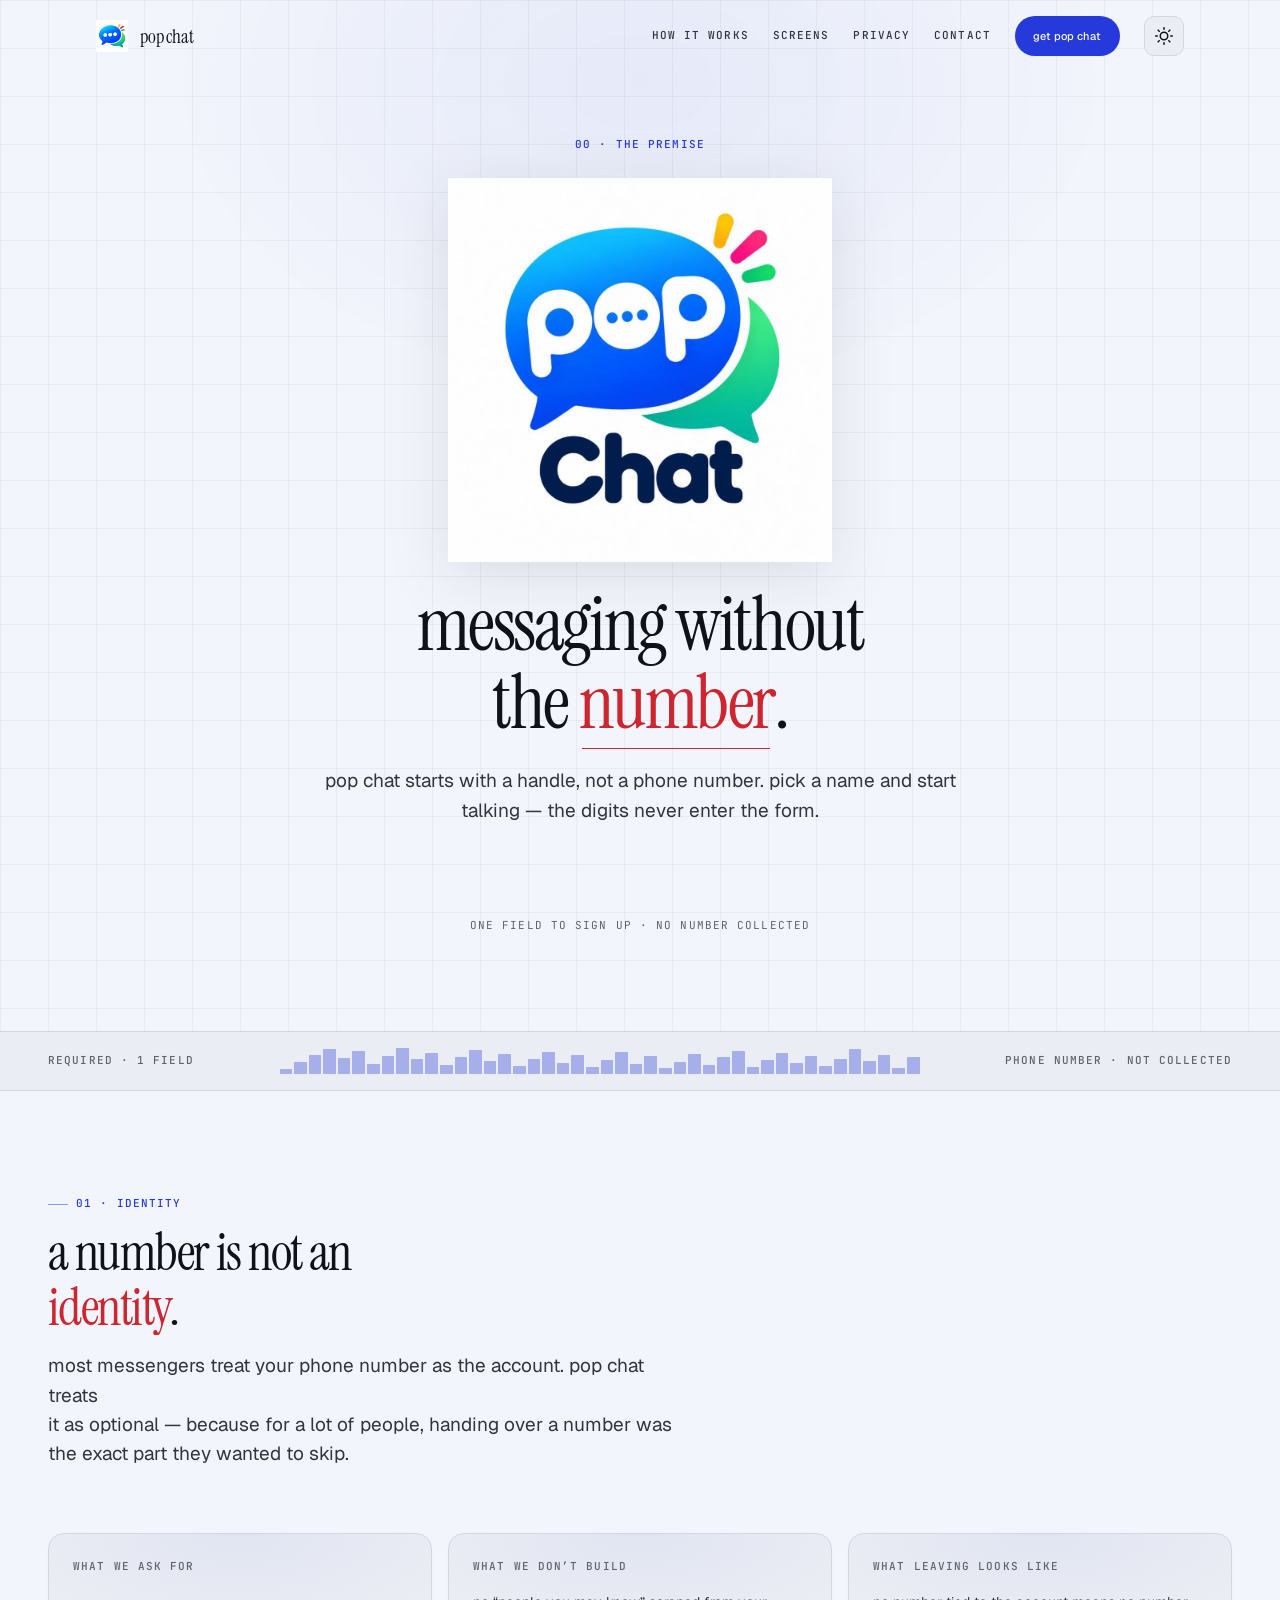
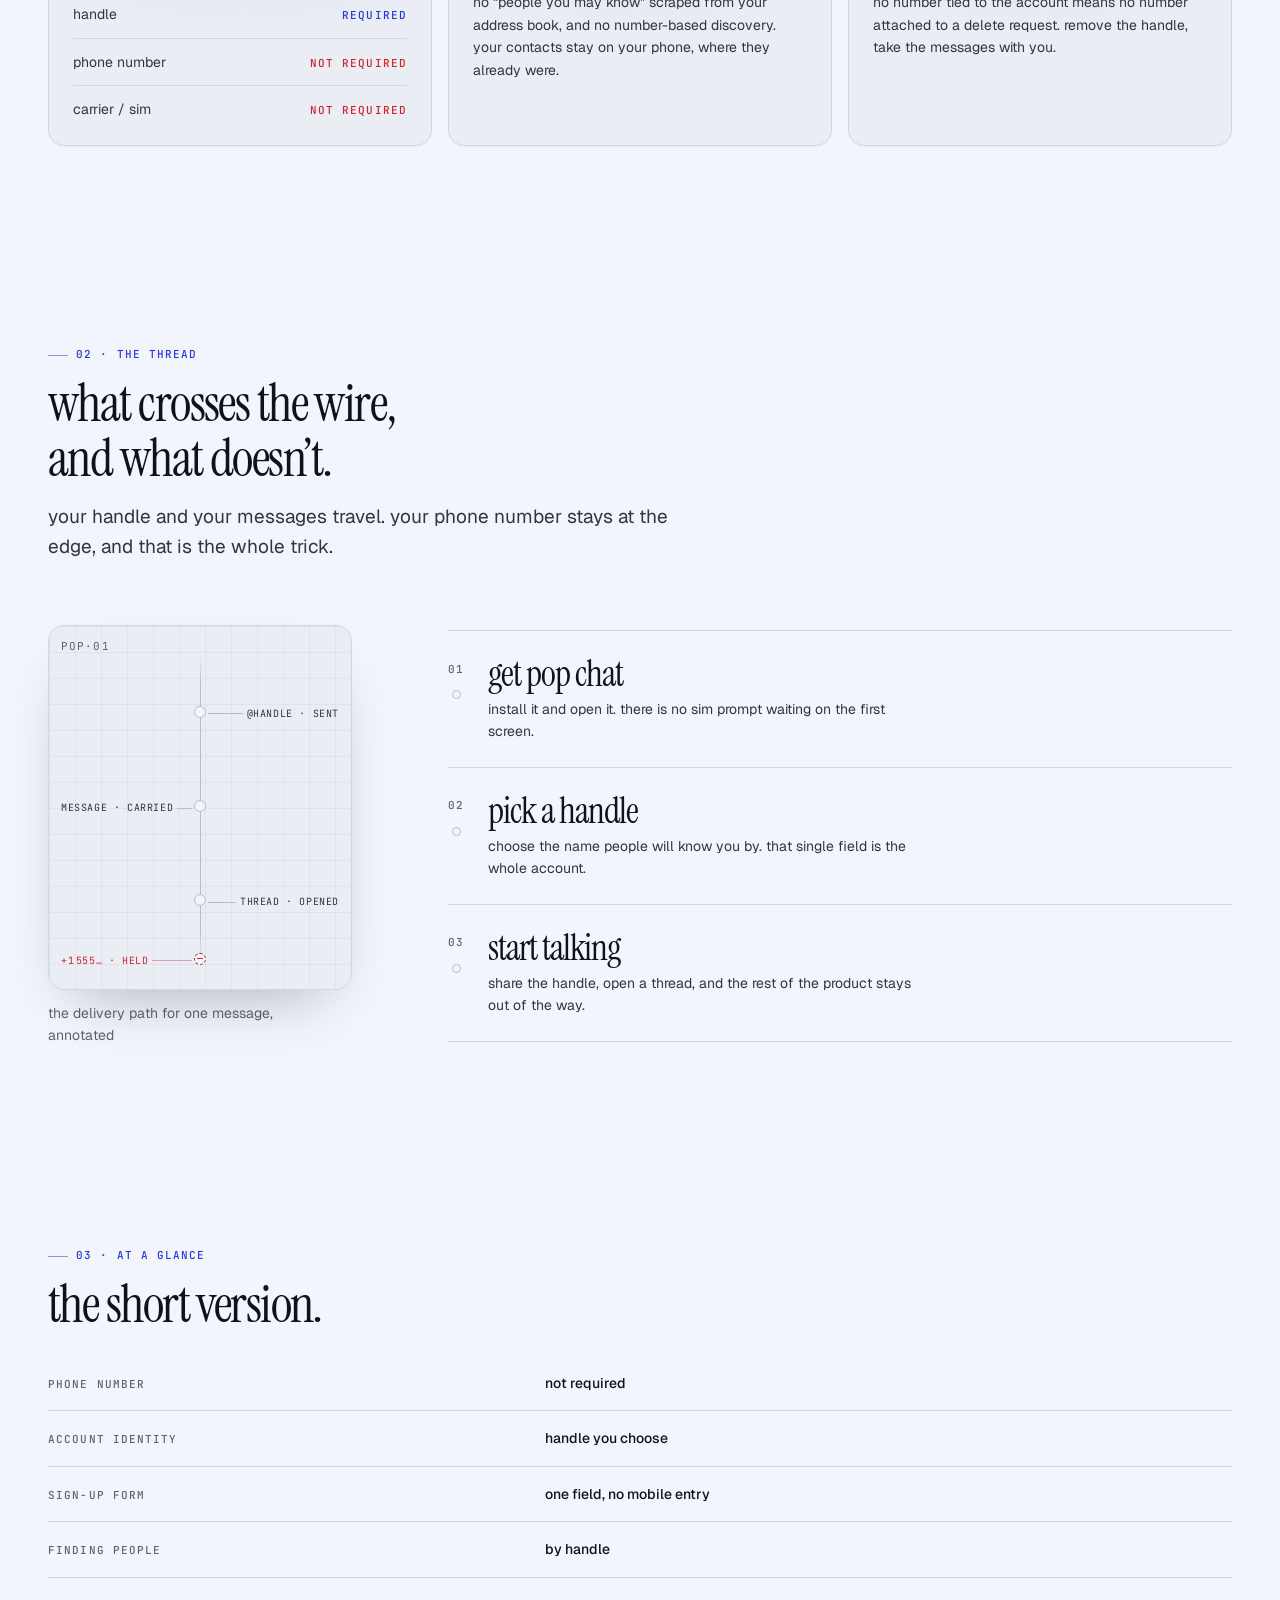
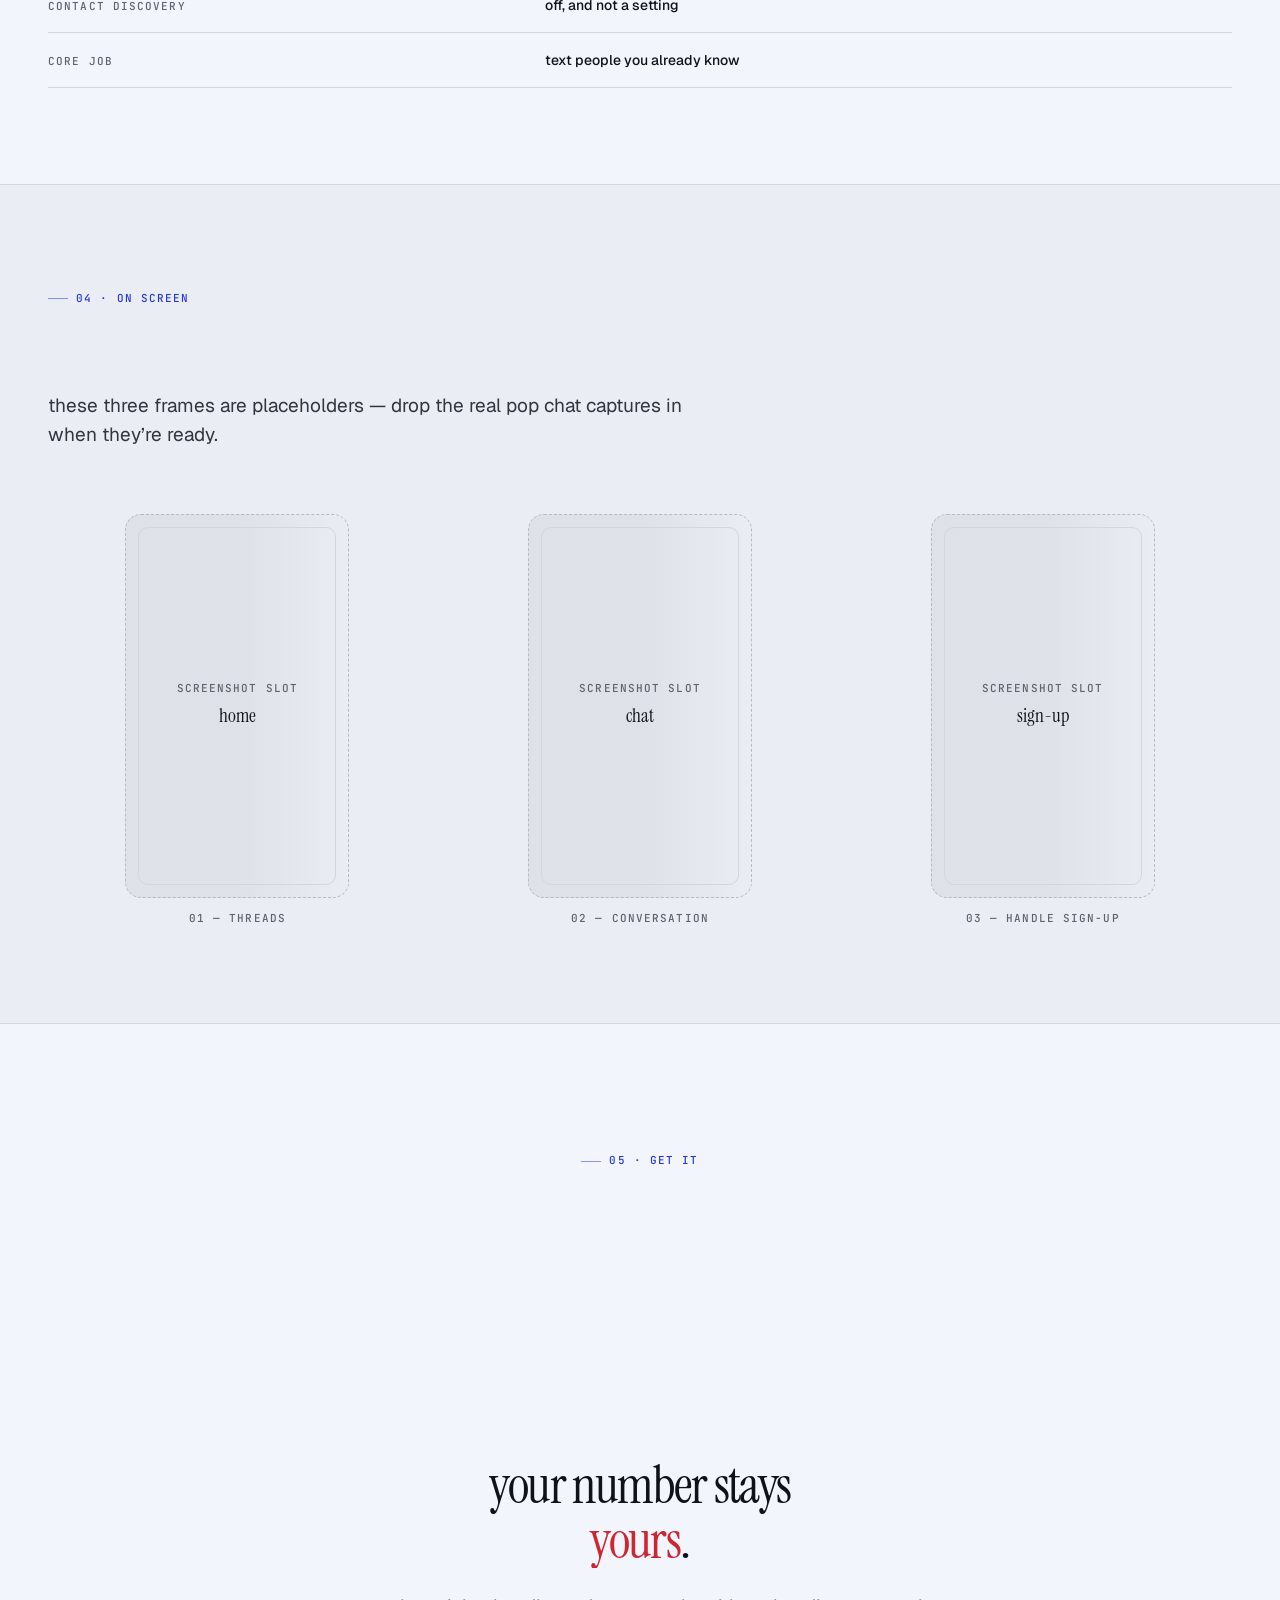
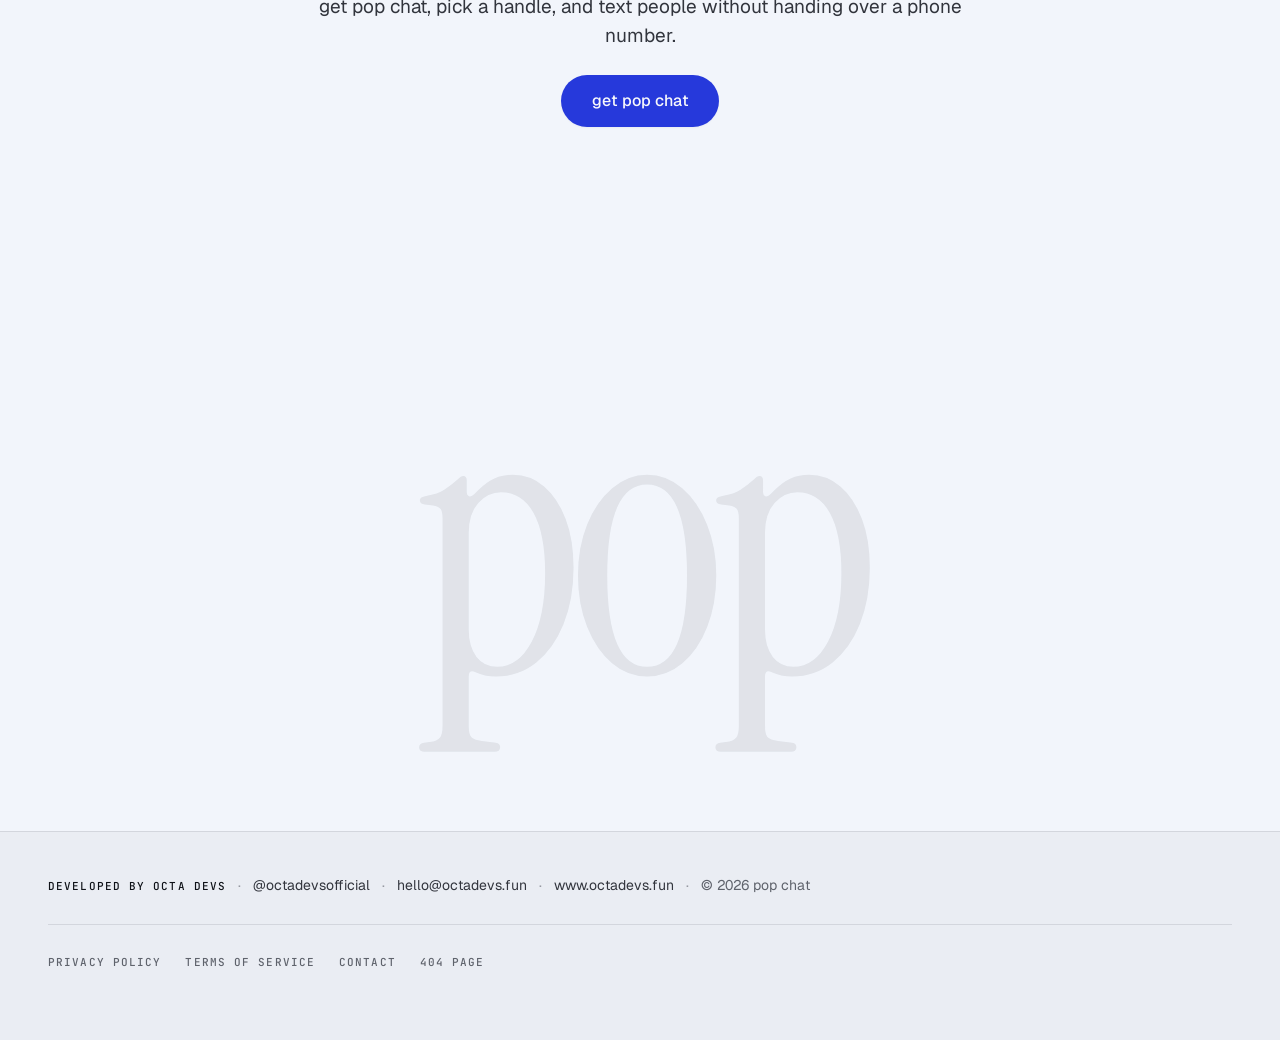
<file: index.html>
<!DOCTYPE html>
<html lang="en" class="no-js">
<head>
  <meta charset="UTF-8" />
  <meta name="viewport" content="width=device-width, initial-scale=1, viewport-fit=cover" />
  <title>ss Chat — messaging without the number</title>
  <meta name="description" content="POP Chat is messaging that starts with a handle, not a phone number. Pick a name. Start talking." />
  <meta name="theme-color" content="#f7f7f9" />
  <link rel="icon" type="image/svg+xml" href="data:image/svg+xml,%3Csvg xmlns='http://www.w3.org/2000/svg' viewBox='0 0 32 32'%3E%3Ccircle cx='16' cy='16' r='16' fill='%232D2D4A'/%3E%3Ctext x='50%25' y='55%25' dominant-baseline='middle' text-anchor='middle' font-family='system-ui, sans-serif' font-weight='700' font-size='18' fill='white'%3Epop%3C/text%3E%3C/svg%3E" />
  <link rel="icon" type="image/jpeg" href="pop no name.jpg" sizes="32x32" />
  <link rel="apple-touch-icon" href="pop no name.jpg" />
  <link rel="manifest" href="data:application/json,%7B%22name%22%3A%22POP Chat%22%2C%22short_name%22%3A%22POP Chat%22%2C%22icons%22%3A%5B%7B%22src%22%3A%22pop%20no%20name.jpg%22%2C%22sizes%22%3A%22192x192%22%2C%22type%22%3A%22image/jpeg%22%7D%5D%7D" />
  <link rel="preconnect" href="https://fonts.googleapis.com" />
  <link rel="preconnect" href="https://fonts.gstatic.com" crossorigin />
  <link href="https://fonts.googleapis.com/css2?family=Instrument+Serif:ital@0;1&family=Geist:wght@400;500;600&family=JetBrains+Mono:wght@400;500&display=swap" rel="stylesheet" />
  <link rel="stylesheet" href="styles.css" />
</head>
<body>
  <!-- Animated backgrounds -->
  <div class="bg-aurora" aria-hidden="true"></div>
  <div class="bg-orbs" aria-hidden="true"></div>
  <div class="bg-noise" aria-hidden="true"></div>

  <a class="skip-link" href="#main">Skip to content</a>

  <header class="nav" id="nav">
    <div class="nav__inner">
      <a class="nav__brand" href="index.html" aria-label="POP Chat home">
        <img class="mark nav__mark" src="pop no name.jpg" alt="" width="32" height="32" />
        <span class="wordmark">pop chat</span>
      </a>

      <nav class="nav__links" aria-label="Primary">
        <a class="nav__link" href="#how">how it works</a>
        <a class="nav__link" href="#screens">screens</a>
        <a class="nav__link" href="privacy.html">privacy</a>
        <a class="nav__link" href="contact.html">contact</a>
      </nav>

      <a class="btn btn--primary btn--sm" href="#get">get pop chat</a>

      <button class="btn btn--quiet btn--sm theme-toggle" id="themeToggle" type="button" aria-label="Switch to dark mode" title="Toggle theme">
        <svg class="theme-toggle__icon theme-toggle__icon--sun" width="18" height="18" viewBox="0 0 24 24" fill="none" stroke="currentColor" stroke-width="2" stroke-linecap="round" stroke-linejoin="round" aria-hidden="true"><circle cx="12" cy="12" r="5"/><path d="M12 1v2M12 21v2M4.22 4.22l1.42 1.42M18.36 18.36l1.42 1.42M1 12h2M21 12h2M4.22 19.78l1.42-1.42M18.36 5.64l1.42-1.42"/></svg>
        <svg class="theme-toggle__icon theme-toggle__icon--moon" width="18" height="18" viewBox="0 0 24 24" fill="none" stroke="currentColor" stroke-width="2" stroke-linecap="round" stroke-linejoin="round" aria-hidden="true"><path d="M21 12.79A9 9 0 1 1 11.21 3 7 7 0 0 0 21 12.79z"/></svg>
      </button>

      <button class="nav__toggle" id="navToggle" type="button" aria-expanded="false" aria-controls="sheet" aria-label="Open menu">
        <span class="nav__bars" aria-hidden="true"><i></i><i></i></span>
      </button>

      <span class="nav__progress" id="navProgress" aria-hidden="true"></span>
    </div>
  </header>

  <div class="sheet" id="sheet" hidden>
    <a class="sheet__link" href="#how">how it works</a>
    <a class="sheet__link" href="#screens">screens</a>
    <a class="sheet__link" href="privacy.html">privacy</a>
    <a class="sheet__link" href="terms.html">terms</a>
    <a class="sheet__link" href="contact.html">contact</a>
    <a class="btn btn--primary sheet__cta" href="#get">get pop chat</a>

    <button class="theme-toggle theme-toggle--sheet" id="themeToggleSheet" type="button" aria-label="Switch to dark mode" title="Toggle theme">
      <svg class="theme-toggle__icon theme-toggle__icon--sun" width="20" height="20" viewBox="0 0 24 24" fill="none" stroke="currentColor" stroke-width="2" stroke-linecap="round" stroke-linejoin="round" aria-hidden="true"><circle cx="12" cy="12" r="5"/><path d="M12 1v2M12 21v2M4.22 4.22l1.42 1.42M18.36 18.36l1.42 1.42M1 12h2M21 12h2M4.22 19.78l1.42-1.42M18.36 5.64l1.42-1.42"/></svg>
      <svg class="theme-toggle__icon theme-toggle__icon--moon" width="20" height="20" viewBox="0 0 24 24" fill="none" stroke="currentColor" stroke-width="2" stroke-linecap="round" stroke-linejoin="round" aria-hidden="true"><path d="M21 12.79A9 9 0 1 1 11.21 3 7 7 0 0 0 21 12.79z"/></svg>
      <span class="theme-toggle__label">Dark mode</span>
    </button>
  </div>

  <main id="main">
    <!-- Hero · centred brand mark -->
    <section class="hero">
      <div class="hero__inner reveal-parallax">
        <p class="eyebrow reveal-letters"><span class="letter">0</span><span class="letter">0</span> <span class="letter">·</span> <span class="letter">t</span><span class="letter">h</span><span class="letter">e</span> <span class="letter">p</span><span class="letter">r</span><span class="letter">e</span><span class="letter">m</span><span class="letter">i</span><span class="letter">s</span><span class="letter">e</span></p>

        <img class="mark hero__mark reveal-parallax float" src="pop with name.jpg" alt="POP Chat" width="480" height="170" />

        <h1 class="hero__title reveal-blur">messaging without the&nbsp;<em>number</em>.</h1>

        <p class="hero__lede reveal-parallax">
          pop chat starts with a handle, not a phone number. pick a name and
          start talking — the digits never enter the form.
        </p>

        <div class="hero__actions reveal-stack">
          <a class="btn btn--primary magnetic" href="#get">get pop chat</a>
          <a class="btn btn--quiet magnetic" href="#how">see how it works</a>
        </div>

        <p class="hero__note reveal-parallax">one field to sign up · no number collected</p>
      </div>
    </section>

    <!-- Meter strip -->
    <aside class="meter" aria-label="Account surface readout">
      <p class="meter__label">required · 1 field</p>
      <div class="meter__bars" aria-hidden="true">
        <span style="--h: 18%"></span><span style="--h: 44%"></span><span style="--h: 72%"></span>
        <span style="--h: 96%"></span><span style="--h: 60%"></span><span style="--h: 86%"></span>
        <span style="--h: 38%"></span><span style="--h: 68%"></span><span style="--h: 100%"></span>
        <span style="--h: 56%"></span><span style="--h: 80%"></span><span style="--h: 32%"></span>
        <span style="--h: 64%"></span><span style="--h: 92%"></span><span style="--h: 48%"></span>
        <span style="--h: 76%"></span><span style="--h: 28%"></span><span style="--h: 58%"></span>
        <span style="--h: 84%"></span><span style="--h: 42%"></span><span style="--h: 70%"></span>
        <span style="--h: 24%"></span><span style="--h: 52%"></span><span style="--h: 82%"></span>
        <span style="--h: 36%"></span><span style="--h: 66%"></span><span style="--h: 20%"></span>
        <span style="--h: 46%"></span><span style="--h: 74%"></span><span style="--h: 34%"></span>
        <span style="--h: 62%"></span><span style="--h: 88%"></span><span style="--h: 26%"></span>
        <span style="--h: 54%"></span><span style="--h: 78%"></span><span style="--h: 40%"></span>
        <span style="--h: 68%"></span><span style="--h: 30%"></span><span style="--h: 58%"></span>
        <span style="--h: 94%"></span><span style="--h: 50%"></span><span style="--h: 72%"></span>
        <span style="--h: 22%"></span><span style="--h: 64%"></span>
      </div>
      <p class="meter__label">phone number · not collected</p>
    </aside>

    <!-- 01 · identity · cards -->
    <section class="identity reveal-slide-left" id="identity">
      <div class="identity__inner reveal-group">
        <div class="section__head">
          <p class="eyebrow">01 · identity</p>
          <h2 class="section__title reveal-lines"><span class="line">a number is not an</span> <span class="line"><em>identity</em>.</span></h2>
          <p class="section__lede reveal-lines"><span class="line">most messengers treat your phone number as the account. pop chat treats</span> <span class="line">it as optional — because for a lot of people, handing over a number was</span> <span class="line">the exact part they wanted to skip.</span></p>
        </div>

        <div class="cards reveal-group">
          <article class="card reveal-scale card-3d" style="--i: 0">
            <p class="card__label">what we ask for</p>
            <ul class="kv">
              <li><span>handle</span><span class="kv__val">required</span></li>
              <li><span>phone number</span><span class="kv__val kv__val--off">not required</span></li>
              <li><span>carrier / sim</span><span class="kv__val kv__val--off">not required</span></li>
            </ul>
          </article>

          <article class="card reveal-scale card-3d" style="--i: 1">
            <p class="card__label">what we don&rsquo;t build</p>
            <p class="card__body">
              no &ldquo;people you may know&rdquo; scraped from your address book, and
              no number-based discovery. your contacts stay on your phone, where
              they already were.
            </p>
          </article>

          <article class="card reveal-scale card-3d" style="--i: 2">
            <p class="card__label">what leaving looks like</p>
            <p class="card__body">
              no number tied to the account means no number attached to a delete
              request. remove the handle, take the messages with you.
            </p>
          </article>
        </div>
      </div>
    </section>

    <!-- 02 · thread apparatus + stages -->
    <section class="thread reveal-slide-left" id="how">
      <div class="thread__inner reveal-group">
        <div class="section__head">
          <p class="eyebrow">02 · the thread</p>
          <h2 class="section__title reveal-lines"><span class="line">what crosses the wire,</span> <span class="line">and what doesn&rsquo;t.</span></h2>
          <p class="section__lede reveal-lines"><span class="line">your handle and your messages travel. your phone number stays at the</span> <span class="line">edge, and that is the whole trick.</span></p>
        </div>

        <div class="thread__layout reveal-group">
          <figure class="apparatus reveal-scale" id="apparatus">
            <div class="thread-frame pulse-glow">
              <span class="thread-frame__spine" aria-hidden="true"></span>
              <span class="pulse" aria-hidden="true"></span>
              <span class="pulse--rest" aria-hidden="true"></span>

              <span class="node node--a" aria-hidden="true"></span>
              <span class="node node--b" aria-hidden="true"></span>
              <span class="node node--c" aria-hidden="true"></span>
              <span class="node node--blocked" aria-hidden="true"><span class="node__bar"></span></span>

              <ul class="callouts" role="list">
                <li class="callout callout--right" style="--y: 22%"><span class="callout__text">@handle &middot; sent</span><span class="callout__line" aria-hidden="true"></span></li>
                <li class="callout callout--left" style="--y: 48%"><span class="callout__text">message &middot; carried</span><span class="callout__line" aria-hidden="true"></span></li>
                <li class="callout callout--right" style="--y: 74%"><span class="callout__text">thread &middot; opened</span><span class="callout__line" aria-hidden="true"></span></li>
                <li class="callout callout--left callout--hold" style="--y: 90%"><span class="callout__text">+1&hairsp;555&hellip; &middot; held</span><span class="callout__line" aria-hidden="true"></span></li>
              </ul>

              <span class="thread-frame__stencil" aria-hidden="true">pop&middot;01</span>
            </div>
            <figcaption class="apparatus__cap">
              the delivery path for one message, annotated
            </figcaption>
          </figure>

          <ol class="stage-list reveal-group" id="stageList">
            <li class="stage" data-stage>
              <div class="stage__rail">
                <span class="stage__num">01</span>
                <span class="stage__mark" aria-hidden="true"></span>
              </div>
              <div class="stage__body">
                <h3 class="stage__title">get pop chat</h3>
                <p class="stage__text">
                  install it and open it. there is no sim prompt waiting on the
                  first screen.
                </p>
              </div>
            </li>
            <li class="stage" data-stage>
              <div class="stage__rail">
                <span class="stage__num">02</span>
                <span class="stage__mark" aria-hidden="true"></span>
              </div>
              <div class="stage__body">
                <h3 class="stage__title">pick a handle</h3>
                <p class="stage__text">
                  choose the name people will know you by. that single field is the
                  whole account.
                </p>
              </div>
            </li>
            <li class="stage" data-stage>
              <div class="stage__rail">
                <span class="stage__num">03</span>
                <span class="stage__mark" aria-hidden="true"></span>
              </div>
              <div class="stage__body">
                <h3 class="stage__title">start talking</h3>
                <p class="stage__text">
                  share the handle, open a thread, and the rest of the product stays
                  out of the way.
                </p>
              </div>
            </li>
          </ol>
        </div>
      </div>
    </section>

    <!-- 03 · at a glance -->
    <section class="glance reveal-slide-right" id="glance">
      <div class="glance__inner reveal-group">
        <div class="section__head">
          <p class="eyebrow">03 · at a glance</p>
          <h2 class="section__title reveal-lines"><span class="line">the short version.</span></h2>
        </div>

        <table class="spec reveal-scale">
          <caption class="visually-hidden">POP Chat at a glance</caption>
          <tbody>
            <tr><th scope="row">phone number</th><td>not required</td></tr>
            <tr><th scope="row">account identity</th><td>handle you choose</td></tr>
            <tr><th scope="row">sign-up form</th><td>one field, no mobile entry</td></tr>
            <tr><th scope="row">finding people</th><td>by handle</td></tr>
            <tr><th scope="row">contact discovery</th><td>off, and not a setting</td></tr>
            <tr><th scope="row">core job</th><td>text people you already know</td></tr>
          </tbody>
        </table>
      </div>
    </section>

    <!-- 04 · screenshot slots -->
    <section class="shots reveal-slide-left" id="screens">
      <div class="shots__inner reveal-group">
        <div class="section__head shots__head">
          <p class="eyebrow">04 · on screen</p>
          <h2 class="section__title reveal-lines"><span class="line">the product, in frame.</span></h2>
          <p class="section__lede reveal-lines"><span class="line">these three frames are placeholders — drop the real pop chat captures in</span> <span class="line">when they&rsquo;re ready.</span></p>
        </div>

        <div class="shots__grid reveal-group">
          <figure class="shot reveal-rotate" style="--i: 0">
            <div class="shot__frame shimmer">
              <span class="shot__hint">screenshot slot</span>
              <span class="shot__hint-sub">home</span>
            </div>
            <figcaption class="shot__cap">01 — threads</figcaption>
          </figure>
          <figure class="shot reveal-rotate" style="--i: 1">
            <div class="shot__frame shimmer">
              <span class="shot__hint">screenshot slot</span>
              <span class="shot__hint-sub">chat</span>
            </div>
            <figcaption class="shot__cap">02 — conversation</figcaption>
          </figure>
          <figure class="shot reveal-rotate" style="--i: 2">
            <div class="shot__frame shimmer">
              <span class="shot__hint">screenshot slot</span>
              <span class="shot__hint-sub">sign-up</span>
            </div>
            <figcaption class="shot__cap">03 — handle sign-up</figcaption>
          </figure>
        </div>
      </div>
    </section>

    <!-- 05 · close -->
    <section class="close reveal-parallax" id="get">
      <div class="close__inner reveal-group">
        <p class="eyebrow">05 · get it</p>
        <img class="mark close__mark reveal-scale float-slow" src="pop with name.jpg" alt="POP Chat" width="300" height="106" />
        <h2 class="close__title reveal-lines"><span class="line">your number stays</span> <span class="line"><em>yours</em>.</span></h2>
        <p class="close__lede reveal-lines"><span class="line">get pop chat, pick a handle, and text people without handing over a phone</span> <span class="line">number.</span></p>
        <div class="hero__actions reveal-scale">
          <a class="btn btn--primary btn--lg magnetic" href="https://www.octadevs.fun" rel="noopener noreferrer">get pop chat</a>
        </div>
      </div>
    </section>

  <!-- Big POP brand mark -->
  <div class="brand-mark" aria-hidden="true">
    <span class="brand-mark__text">pop</span>
  </div>

  </main>

  <footer class="foot">
    <div class="foot__inner">
      <p class="foot__line">
        <span class="foot__dev">developed by octa devs</span>
        <span class="foot__sep" aria-hidden="true">&middot;</span>
        <a class="foot__link" href="https://instagram.com/octadevsofficial" rel="noopener noreferrer">@octadevsofficial</a>
        <span class="foot__sep" aria-hidden="true">&middot;</span>
        <a class="foot__link" href="mailto:hello@octadevs.fun">hello@octadevs.fun</a>
        <span class="foot__sep" aria-hidden="true">&middot;</span>
        <a class="foot__link" href="https://www.octadevs.fun" rel="noopener noreferrer">www.octadevs.fun</a>
        <span class="foot__sep" aria-hidden="true">&middot;</span>
        <span>&copy; 2026 pop chat</span>
      </p>

      <nav class="foot__legal" aria-label="Legal">
        <a href="privacy.html">privacy policy</a>
        <a href="terms.html">terms of service</a>
        <a href="contact.html">contact</a>
        <a href="404.html">404 page</a>
      </nav>
    </div>
  </footer>

  <script src="main.js"></script>
</body>
</html>
</file>
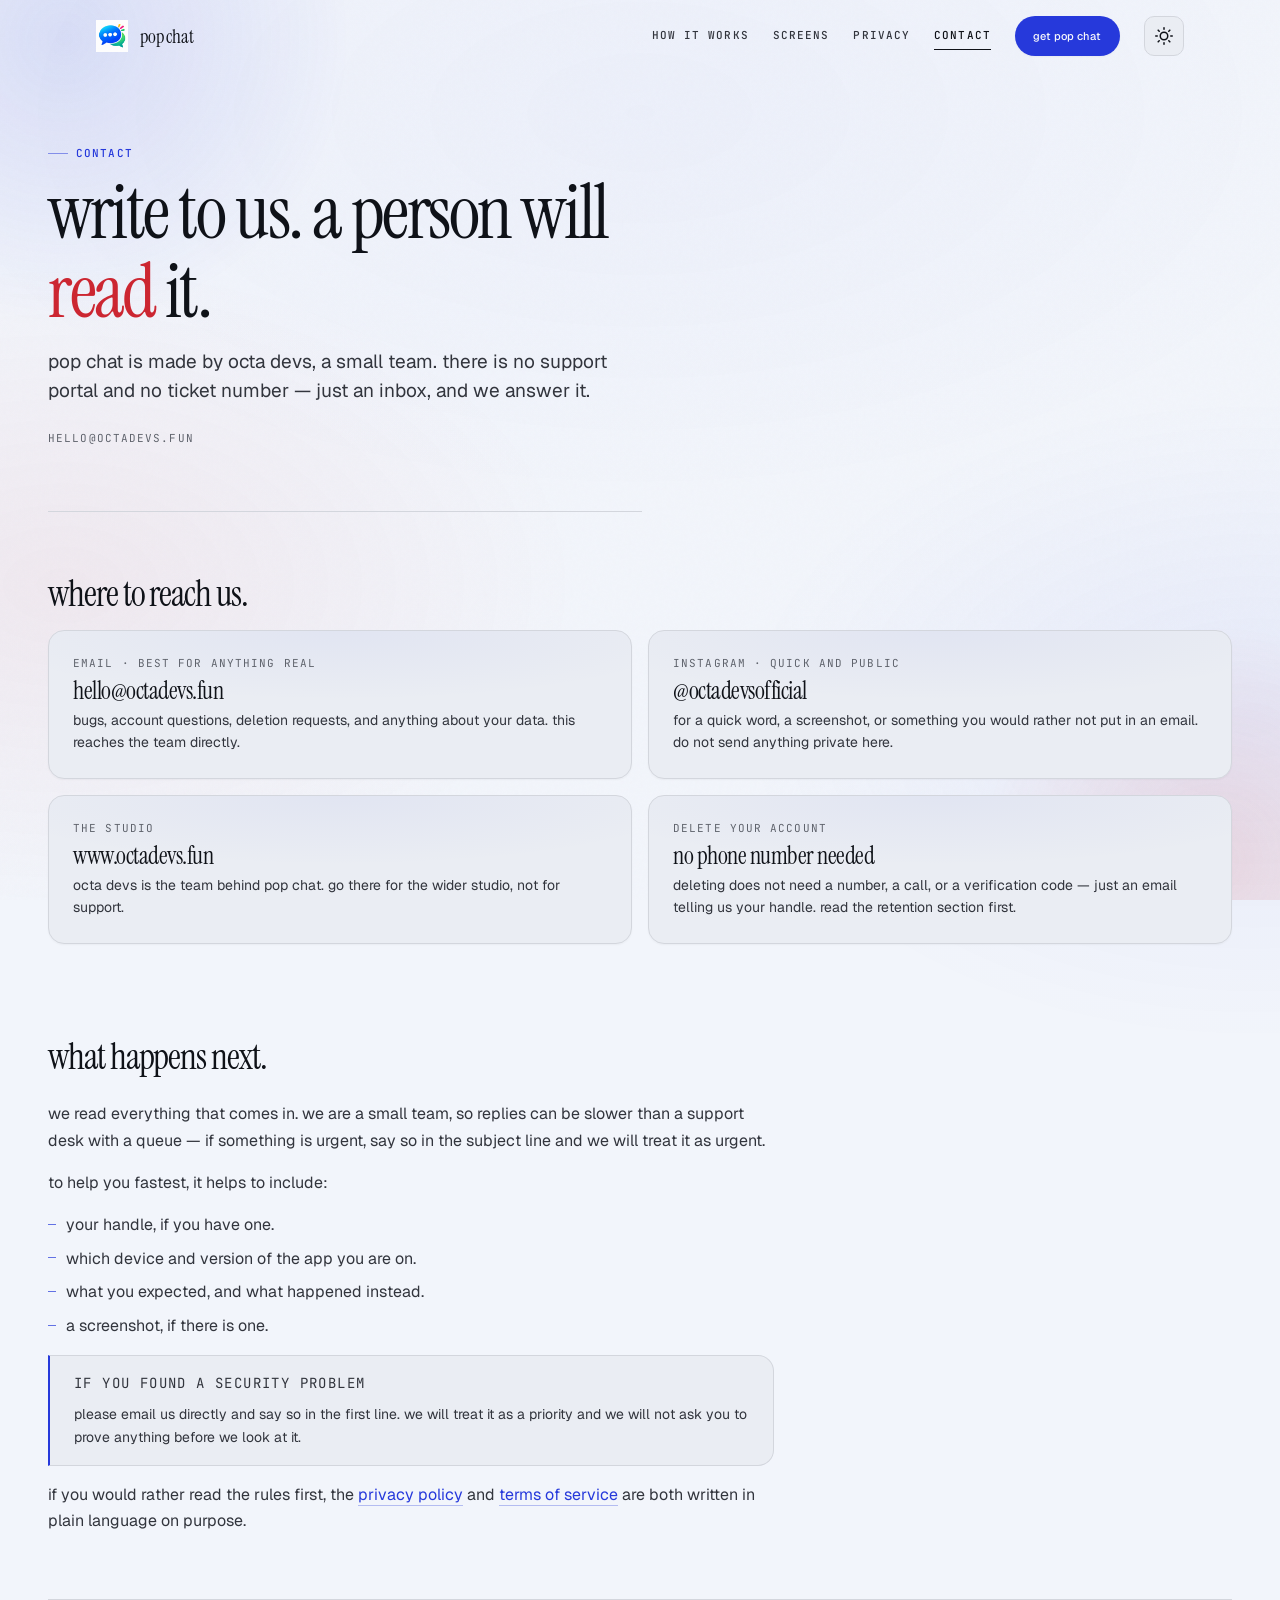
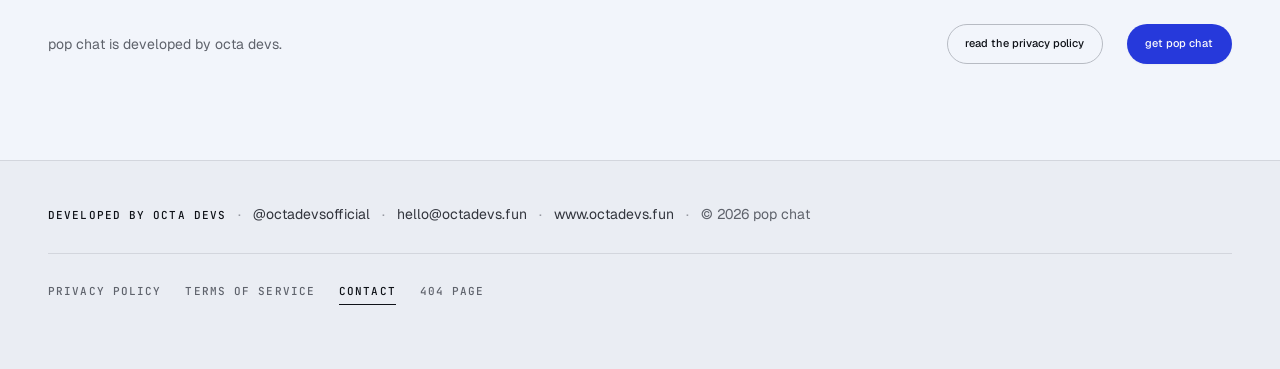
<file: contact/index.html>
<!DOCTYPE html>
<html lang="en" class="no-js">
<head>
  <meta charset="UTF-8" />
  <meta name="viewport" content="width=device-width, initial-scale=1, viewport-fit=cover" />
  <title>Contact — POP Chat</title>
  <meta name="description" content="Reach POP Chat by email, Instagram, or through OCTA DEVS." />
  <meta name="theme-color" content="#f7f7f9" />
  <meta name="robots" content="noindex" />
  <link rel="icon" type="image/svg+xml" href="data:image/svg+xml,%3Csvg xmlns='http://www.w3.org/2000/svg' viewBox='0 0 32 32'%3E%3Ccircle cx='16' cy='16' r='16' fill='%232D2D4A'/%3E%3Ctext x='50%25' y='55%25' dominant-baseline='middle' text-anchor='middle' font-family='system-ui, sans-serif' font-weight='700' font-size='18' fill='white'%3Epop%3C/text%3E%3C/svg%3E" />
  <link rel="icon" type="image/jpeg" href="../pop no name.jpg" sizes="32x32" />
  <link rel="apple-touch-icon" href="../pop no name.jpg" />
  <link rel="manifest" href="data:application/json,%7B%22name%22%3A%22POP Chat%22%2C%22short_name%22%3A%22POP Chat%22%2C%22icons%22%3A%5B%7B%22src%22%3A%22pop%20no%20name.jpg%22%2C%22sizes%22%3A%22192x192%22%2C%22type%22%3A%22image/jpeg%22%7D%5D%7D" />
  <link rel="preconnect" href="https://fonts.googleapis.com" />
  <link rel="preconnect" href="https://fonts.gstatic.com" crossorigin />
  <link href="https://fonts.googleapis.com/css2?family=Instrument+Serif:ital@0;1&family=Geist:wght@400;500;600&family=JetBrains+Mono:wght@400;500&display=swap" rel="stylesheet" />
  <link rel="stylesheet" href="../styles.css" />
  <link rel="stylesheet" href="../pages.css" />
</head>
<body>
  <!-- Animated backgrounds -->
  <div class="bg-aurora" aria-hidden="true"></div>
  <div class="bg-orbs" aria-hidden="true"></div>
  <div class="bg-noise" aria-hidden="true"></div>

  <a class="skip-link" href="#main">Skip to content</a>

  <header class="nav" id="nav">
    <div class="nav__inner">
      <a class="nav__brand" href="../index.html" aria-label="POP Chat home">
        <img class="mark nav__mark" src="../pop no name.jpg" alt="" width="32" height="32" />
        <span class="wordmark">pop chat</span>
      </a>

      <nav class="nav__links" aria-label="Primary">
        <a class="nav__link" href="../index.html#how">how it works</a>
        <a class="nav__link" href="../index.html#screens">screens</a>
        <a class="nav__link" href="../privacy.html">privacy</a>
        <a class="nav__link" href="../contact.html" aria-current="page">contact</a>
      </nav>

      <a class="btn btn--primary btn--sm" href="../index.html#get">get pop chat</a>

      <button class="btn btn--quiet btn--sm theme-toggle" id="themeToggle" type="button" aria-label="Switch to dark mode" title="Toggle theme">
        <svg class="theme-toggle__icon theme-toggle__icon--sun" width="18" height="18" viewBox="0 0 24 24" fill="none" stroke="currentColor" stroke-width="2" stroke-linecap="round" stroke-linejoin="round" aria-hidden="true"><circle cx="12" cy="12" r="5"/><path d="M12 1v2M12 21v2M4.22 4.22l1.42 1.42M18.36 18.36l1.42 1.42M1 12h2M21 12h2M4.22 19.78l1.42-1.42M18.36 5.64l1.42-1.42"/></svg>
        <svg class="theme-toggle__icon theme-toggle__icon--moon" width="18" height="18" viewBox="0 0 24 24" fill="none" stroke="currentColor" stroke-width="2" stroke-linecap="round" stroke-linejoin="round" aria-hidden="true"><path d="M21 12.79A9 9 0 1 1 11.21 3 7 7 0 0 0 21 12.79z"/></svg>
      </button>

      <button class="nav__toggle" id="navToggle" type="button" aria-expanded="false" aria-controls="sheet" aria-label="Open menu">
        <span class="nav__bars" aria-hidden="true"><i></i><i></i></span>
      </button>

      <span class="nav__progress" id="navProgress" aria-hidden="true"></span>
    </div>
  </header>

  <div class="sheet" id="sheet" hidden>
    <a class="sheet__link" href="../index.html#how">how it works</a>
    <a class="sheet__link" href="../index.html#screens">screens</a>
    <a class="sheet__link" href="../privacy.html">privacy</a>
    <a class="sheet__link" href="../terms.html">terms</a>
    <a class="sheet__link" href="../contact.html" aria-current="page">contact</a>
    <a class="btn btn--primary sheet__cta" href="../index.html#get">get pop chat</a>

    <button class="theme-toggle theme-toggle--sheet" id="themeToggleSheet" type="button" aria-label="Switch to dark mode" title="Toggle theme">
      <svg class="theme-toggle__icon theme-toggle__icon--sun" width="20" height="20" viewBox="0 0 24 24" fill="none" stroke="currentColor" stroke-width="2" stroke-linecap="round" stroke-linejoin="round" aria-hidden="true"><circle cx="12" cy="12" r="5"/><path d="M12 1v2M12 21v2M4.22 4.22l1.42 1.42M18.36 18.36l1.42 1.42M1 12h2M21 12h2M4.22 19.78l1.42-1.42M18.36 5.64l1.42-1.42"/></svg>
      <svg class="theme-toggle__icon theme-toggle__icon--moon" width="20" height="20" viewBox="0 0 24 24" fill="none" stroke="currentColor" stroke-width="2" stroke-linecap="round" stroke-linejoin="round" aria-hidden="true"><path d="M21 12.79A9 9 0 1 1 11.21 3 7 7 0 0 0 21 12.79z"/></svg>
      <span class="theme-toggle__label">Dark mode</span>
    </button>
  </div>

  <main id="main" class="page">
    <div class="page__inner">
      <div class="page-head">
        <p class="eyebrow">contact</p>
        <h1 class="page-title">write to us. a person will <em>read</em> it.</h1>
        <p class="page-lede">
          pop chat is made by octa devs, a small team. there is no support portal and
          no ticket number — just an inbox, and we answer it.
        </p>
        <p class="page-meta">hello@octadevs.fun</p>
      </div>

      <section aria-labelledby="channels-title">
        <h2 class="section__title reveal" id="channels-title" style="font-size: var(--text-sub);">where to reach us.</h2>

        <div class="channels">
          <article class="channel reveal" style="--i: 0">
            <p class="channel__label">email &middot; best for anything real</p>
            <a class="channel__value" href="mailto:hello@octadevs.fun">hello@octadevs.fun</a>
            <p class="channel__note">
              bugs, account questions, deletion requests, and anything about your
              data. this reaches the team directly.
            </p>
          </article>

          <article class="channel reveal" style="--i: 1">
            <p class="channel__label">instagram &middot; quick and public</p>
            <a class="channel__value" href="https://instagram.com/octadevsofficial" rel="noopener noreferrer">@octadevsofficial</a>
            <p class="channel__note">
              for a quick word, a screenshot, or something you would rather not put
              in an email. do not send anything private here.
            </p>
          </article>

          <article class="channel reveal" style="--i: 2">
            <p class="channel__label">the studio</p>
            <a class="channel__value" href="https://www.octadevs.fun" rel="noopener noreferrer">www.octadevs.fun</a>
            <p class="channel__note">
              octa devs is the team behind pop chat. go there for the wider studio,
              not for support.
            </p>
          </article>

          <article class="channel reveal" style="--i: 3">
            <p class="channel__label">delete your account</p>
            <span class="channel__value">no phone number needed</span>
            <p class="channel__note">
              deleting does not need a number, a call, or a verification code — just
              an email telling us your handle. read the
              <a href="../privacy.html#retention">retention section</a> first.
            </p>
          </article>
        </div>
      </section>

      <section aria-labelledby="expect-title" style="margin-top: var(--space-3xl);">
        <h2 class="section__title reveal" id="expect-title" style="font-size: var(--text-sub);">what happens next.</h2>

        <div class="prose" style="margin-top: var(--space-lg);">
          <p>
            we read everything that comes in. we are a small team, so replies can be
            slower than a support desk with a queue — if something is urgent, say so
            in the subject line and we will treat it as urgent.
          </p>
          <p>to help you fastest, it helps to include:</p>
          <ul>
            <li>your handle, if you have one.</li>
            <li>which device and version of the app you are on.</li>
            <li>what you expected, and what happened instead.</li>
            <li>a screenshot, if there is one.</li>
          </ul>

          <div class="note reveal">
            <p class="note__label">if you found a security problem</p>
            <p>
              please email us directly and say so in the first line. we will treat it
              as a priority and we will not ask you to prove anything before we look
              at it.
            </p>
          </div>

          <p>
            if you would rather read the rules first, the
            <a href="../privacy.html">privacy policy</a> and
            <a href="../terms.html">terms of service</a> are both written in plain
            language on purpose.
          </p>
        </div>
      </section>

      <div class="page-foot">
        <p class="page-foot__note">pop chat is developed by octa devs.</p>
        <a class="btn btn--quiet btn--sm" href="../privacy.html">read the privacy policy</a>
        <a class="btn btn--primary btn--sm" href="../index.html#get">get pop chat</a>
      </div>
    </div>
  </main>

  <footer class="foot">
    <div class="foot__inner">
      <p class="foot__line">
        <span class="foot__dev">developed by octa devs</span>
        <span class="foot__sep" aria-hidden="true">&middot;</span>
        <a class="foot__link" href="https://instagram.com/octadevsofficial" rel="noopener noreferrer">@octadevsofficial</a>
        <span class="foot__sep" aria-hidden="true">&middot;</span>
        <a class="foot__link" href="mailto:hello@octadevs.fun">hello@octadevs.fun</a>
        <span class="foot__sep" aria-hidden="true">&middot;</span>
        <a class="foot__link" href="https://www.octadevs.fun" rel="noopener noreferrer">www.octadevs.fun</a>
        <span class="foot__sep" aria-hidden="true">&middot;</span>
        <span>&copy; 2026 pop chat</span>
      </p>

      <nav class="foot__legal" aria-label="Legal">
        <a href="../privacy.html">privacy policy</a>
        <a href="../terms.html">terms of service</a>
        <a href="../contact.html" aria-current="page">contact</a>
        <a href="../404.html">404 page</a>
      </nav>
    </div>
  </footer>

  <script src="../main.js"></script>
</body>
</html>
</file>
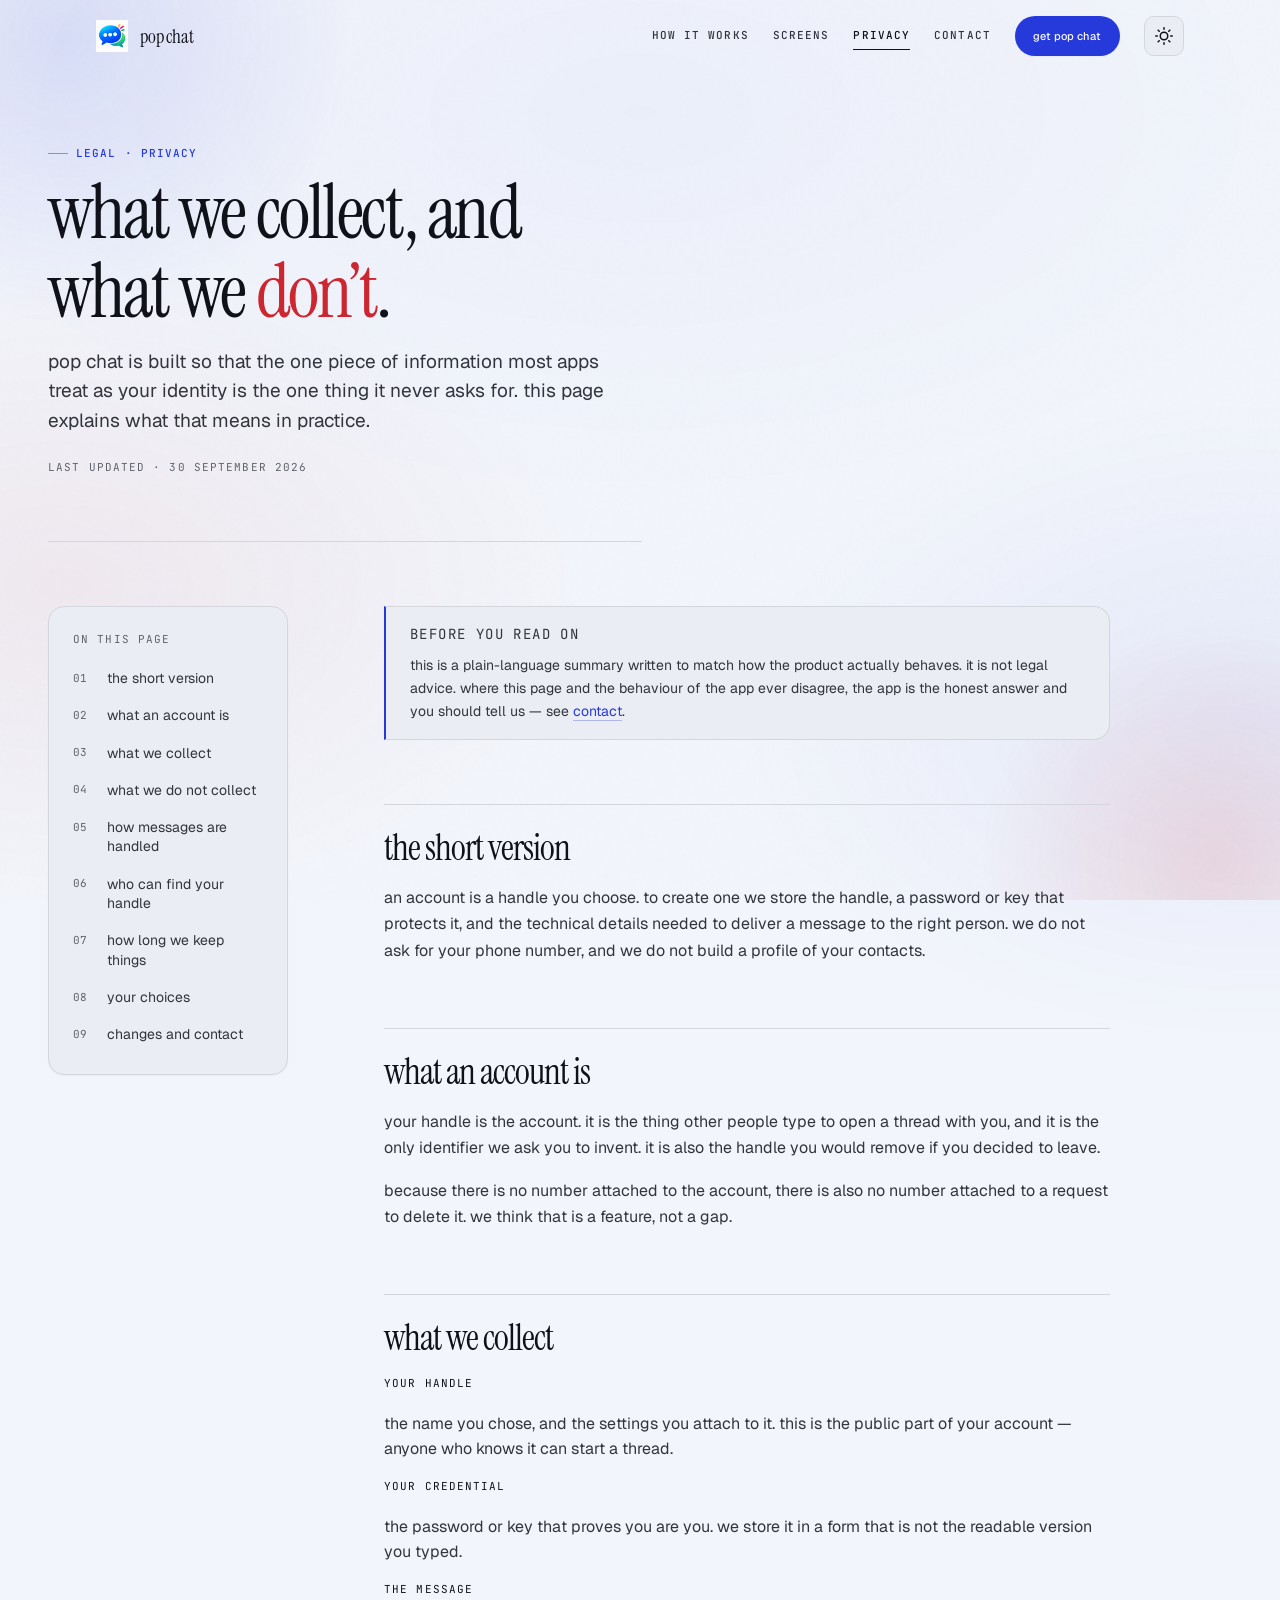
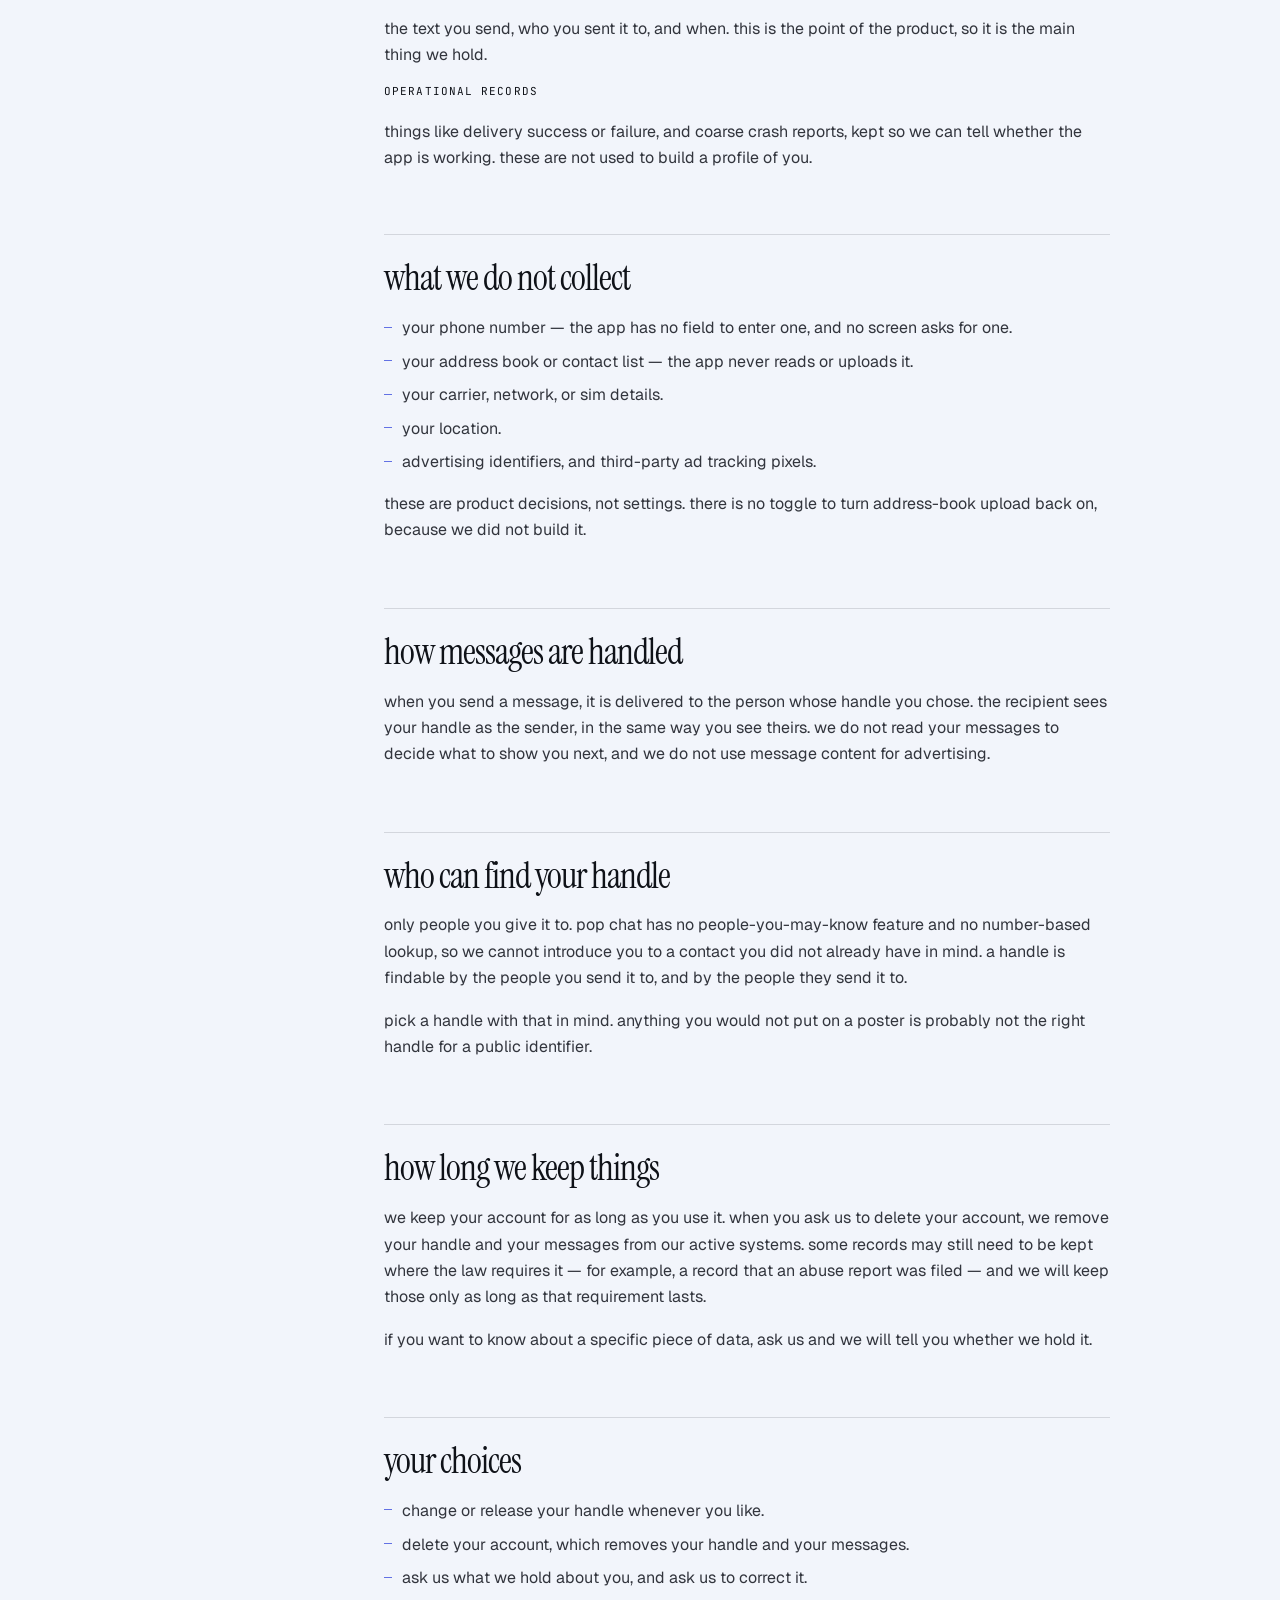
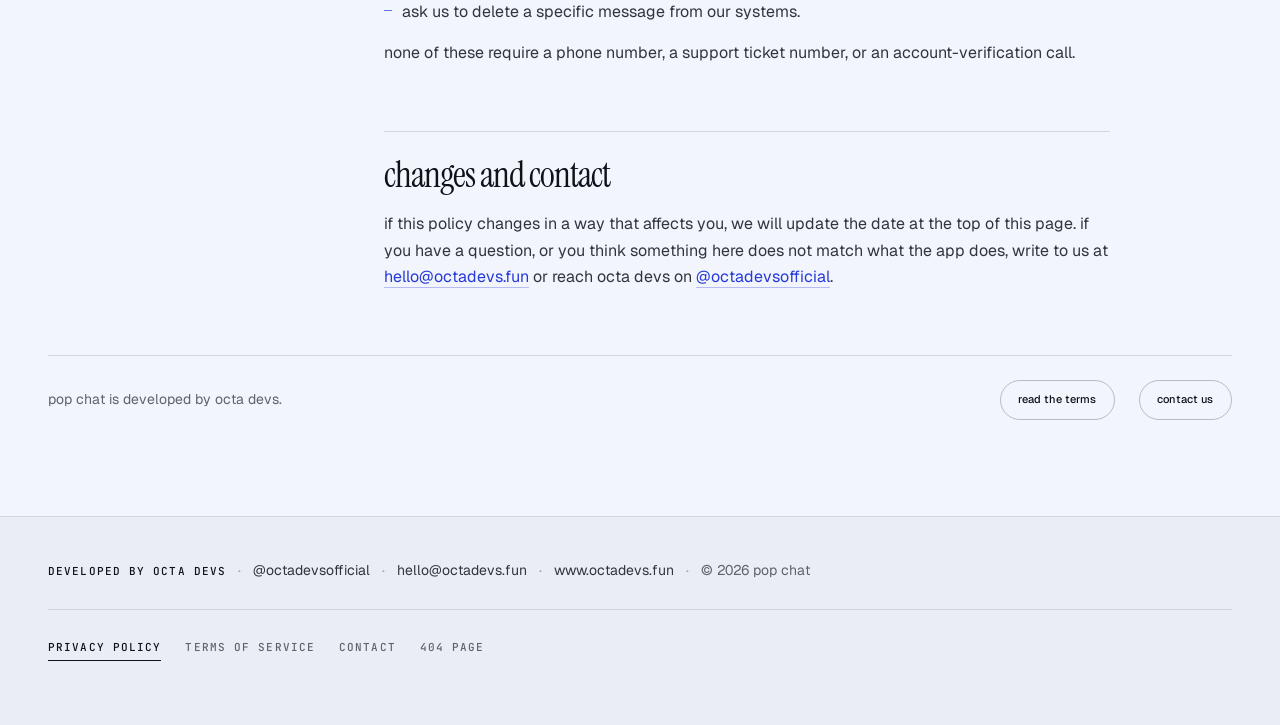
<file: privacy/index.html>
<!DOCTYPE html>
<html lang="en" class="no-js">
<head>
  <meta charset="UTF-8" />
  <meta name="viewport" content="width=device-width, initial-scale=1, viewport-fit=cover" />
  <title>Privacy Policy — POP Chat</title>
  <meta name="description" content="How POP Chat handles your handle, your messages, and what it never asks for." />
  <meta name="theme-color" content="#f7f7f9" />
  <meta name="robots" content="noindex" />
  <link rel="icon" type="image/svg+xml" href="data:image/svg+xml,%3Csvg xmlns='http://www.w3.org/2000/svg' viewBox='0 0 32 32'%3E%3Ccircle cx='16' cy='16' r='16' fill='%232D2D4A'/%3E%3Ctext x='50%25' y='55%25' dominant-baseline='middle' text-anchor='middle' font-family='system-ui, sans-serif' font-weight='700' font-size='18' fill='white'%3Epop%3C/text%3E%3C/svg%3E" />
  <link rel="icon" type="image/jpeg" href="../pop no name.jpg" sizes="32x32" />
  <link rel="apple-touch-icon" href="../pop no name.jpg" />
  <link rel="manifest" href="data:application/json,%7B%22name%22%3A%22POP Chat%22%2C%22short_name%22%3A%22POP Chat%22%2C%22icons%22%3A%5B%7B%22src%22%3A%22pop%20no%20name.jpg%22%2C%22sizes%22%3A%22192x192%22%2C%22type%22%3A%22image/jpeg%22%7D%5D%7D" />
  <link rel="preconnect" href="https://fonts.googleapis.com" />
  <link rel="preconnect" href="https://fonts.gstatic.com" crossorigin />
  <link href="https://fonts.googleapis.com/css2?family=Instrument+Serif:ital@0;1&family=Geist:wght@400;500;600&family=JetBrains+Mono:wght@400;500&display=swap" rel="stylesheet" />
  <link rel="stylesheet" href="../styles.css" />
  <link rel="stylesheet" href="../pages.css" />
</head>
<body>
  <!-- Animated backgrounds -->
  <div class="bg-aurora" aria-hidden="true"></div>
  <div class="bg-orbs" aria-hidden="true"></div>
  <div class="bg-noise" aria-hidden="true"></div>

  <a class="skip-link" href="#main">Skip to content</a>

  <header class="nav" id="nav">
    <div class="nav__inner">
      <a class="nav__brand" href="../index.html" aria-label="POP Chat home">
        <img class="mark nav__mark" src="../pop no name.jpg" alt="" width="32" height="32" />
        <span class="wordmark">pop chat</span>
      </a>

      <nav class="nav__links" aria-label="Primary">
        <a class="nav__link" href="../index.html#how">how it works</a>
        <a class="nav__link" href="../index.html#screens">screens</a>
        <a class="nav__link" href="../privacy.html" aria-current="page">privacy</a>
        <a class="nav__link" href="../contact.html">contact</a>
      </nav>

      <a class="btn btn--primary btn--sm" href="../index.html#get">get pop chat</a>

      <button class="btn btn--quiet btn--sm theme-toggle" id="themeToggle" type="button" aria-label="Switch to dark mode" title="Toggle theme">
        <svg class="theme-toggle__icon theme-toggle__icon--sun" width="18" height="18" viewBox="0 0 24 24" fill="none" stroke="currentColor" stroke-width="2" stroke-linecap="round" stroke-linejoin="round" aria-hidden="true"><circle cx="12" cy="12" r="5"/><path d="M12 1v2M12 21v2M4.22 4.22l1.42 1.42M18.36 18.36l1.42 1.42M1 12h2M21 12h2M4.22 19.78l1.42-1.42M18.36 5.64l1.42-1.42"/></svg>
        <svg class="theme-toggle__icon theme-toggle__icon--moon" width="18" height="18" viewBox="0 0 24 24" fill="none" stroke="currentColor" stroke-width="2" stroke-linecap="round" stroke-linejoin="round" aria-hidden="true"><path d="M21 12.79A9 9 0 1 1 11.21 3 7 7 0 0 0 21 12.79z"/></svg>
      </button>

      <button class="nav__toggle" id="navToggle" type="button" aria-expanded="false" aria-controls="sheet" aria-label="Open menu">
        <span class="nav__bars" aria-hidden="true"><i></i><i></i></span>
      </button>

      <span class="nav__progress" id="navProgress" aria-hidden="true"></span>
    </div>
  </header>

  <div class="sheet" id="sheet" hidden>
    <a class="sheet__link" href="../index.html#how">how it works</a>
    <a class="sheet__link" href="../index.html#screens">screens</a>
    <a class="sheet__link" href="../privacy.html" aria-current="page">privacy</a>
    <a class="sheet__link" href="../terms.html">terms</a>
    <a class="sheet__link" href="../contact.html">contact</a>
    <a class="btn btn--primary sheet__cta" href="../index.html#get">get pop chat</a>

    <button class="theme-toggle theme-toggle--sheet" id="themeToggleSheet" type="button" aria-label="Switch to dark mode" title="Toggle theme">
      <svg class="theme-toggle__icon theme-toggle__icon--sun" width="20" height="20" viewBox="0 0 24 24" fill="none" stroke="currentColor" stroke-width="2" stroke-linecap="round" stroke-linejoin="round" aria-hidden="true"><circle cx="12" cy="12" r="5"/><path d="M12 1v2M12 21v2M4.22 4.22l1.42 1.42M18.36 18.36l1.42 1.42M1 12h2M21 12h2M4.22 19.78l1.42-1.42M18.36 5.64l1.42-1.42"/></svg>
      <svg class="theme-toggle__icon theme-toggle__icon--moon" width="20" height="20" viewBox="0 0 24 24" fill="none" stroke="currentColor" stroke-width="2" stroke-linecap="round" stroke-linejoin="round" aria-hidden="true"><path d="M21 12.79A9 9 0 1 1 11.21 3 7 7 0 0 0 21 12.79z"/></svg>
      <span class="theme-toggle__label">Dark mode</span>
    </button>
  </div>

  <main id="main" class="page">
    <div class="page__inner">
      <div class="page-head">
        <p class="eyebrow">legal &middot; privacy</p>
        <h1 class="page-title">what we collect, and what we <em>don&rsquo;t</em>.</h1>
        <p class="page-lede">
          pop chat is built so that the one piece of information most apps treat as
          your identity is the one thing it never asks for. this page explains what
          that means in practice.
        </p>
        <p class="page-meta">last updated &middot; 30 september 2026</p>
      </div>

      <div class="page-body">
        <aside class="page-toc">
          <p class="page-toc__label">on this page</p>
          <nav aria-label="Contents">
            <ol>
              <li><a href="#summary">the short version</a></li>
              <li><a href="#account">what an account is</a></li>
              <li><a href="#collect">what we collect</a></li>
              <li><a href="#dont">what we do not collect</a></li>
              <li><a href="#messages">how messages are handled</a></li>
              <li><a href="#visibility">who can find your handle</a></li>
              <li><a href="#retention">how long we keep things</a></li>
              <li><a href="#your-choices">your choices</a></li>
              <li><a href="#changes">changes and contact</a></li>
            </ol>
          </nav>
        </aside>

        <div class="prose">
          <div class="note reveal">
            <p class="note__label">before you read on</p>
            <p>
              this is a plain-language summary written to match how the product
              actually behaves. it is not legal advice. where this page and the
              behaviour of the app ever disagree, the app is the honest answer and
              you should tell us — see <a href="contact.html">contact</a>.
            </p>
          </div>

          <h2 id="summary">the short version</h2>
          <p>
            an account is a handle you choose. to create one we store the handle, a
            password or key that protects it, and the technical details needed to
            deliver a message to the right person. we do not ask for your phone
            number, and we do not build a profile of your contacts.
          </p>

          <h2 id="account">what an account is</h2>
          <p>
            your handle is the account. it is the thing other people type to open a
            thread with you, and it is the only identifier we ask you to invent. it
            is also the handle you would remove if you decided to leave.
          </p>
          <p>
            because there is no number attached to the account, there is also no
            number attached to a request to delete it. we think that is a feature,
            not a gap.
          </p>

          <h2 id="collect">what we collect</h2>
          <dl>
            <dt>your handle</dt>
            <dd>
              the name you chose, and the settings you attach to it. this is the
              public part of your account — anyone who knows it can start a thread.
            </dd>

            <dt>your credential</dt>
            <dd>
              the password or key that proves you are you. we store it in a form
              that is not the readable version you typed.
            </dd>

            <dt>the message</dt>
            <dd>
              the text you send, who you sent it to, and when. this is the point of
              the product, so it is the main thing we hold.
            </dd>

            <dt>operational records</dt>
            <dd>
              things like delivery success or failure, and coarse crash reports,
              kept so we can tell whether the app is working. these are not used to
              build a profile of you.
            </dd>
          </dl>

          <h2 id="dont">what we do not collect</h2>
          <ul>
            <li>your phone number — the app has no field to enter one, and no screen asks for one.</li>
            <li>your address book or contact list — the app never reads or uploads it.</li>
            <li>your carrier, network, or sim details.</li>
            <li>your location.</li>
            <li>advertising identifiers, and third-party ad tracking pixels.</li>
          </ul>
          <p>
            these are product decisions, not settings. there is no toggle to turn
            address-book upload back on, because we did not build it.
          </p>

          <h2 id="messages">how messages are handled</h2>
          <p>
            when you send a message, it is delivered to the person whose handle you
            chose. the recipient sees your handle as the sender, in the same way you
            see theirs. we do not read your messages to decide what to show you next,
            and we do not use message content for advertising.
          </p>

          <h2 id="visibility">who can find your handle</h2>
          <p>
            only people you give it to. pop chat has no people-you-may-know feature
            and no number-based lookup, so we cannot introduce you to a contact you
            did not already have in mind. a handle is findable by the people you
            send it to, and by the people they send it to.
          </p>
          <p>
            pick a handle with that in mind. anything you would not put on a poster
            is probably not the right handle for a public identifier.
          </p>

          <h2 id="retention">how long we keep things</h2>
          <p>
            we keep your account for as long as you use it. when you ask us to
            delete your account, we remove your handle and your messages from our
            active systems. some records may still need to be kept where the law
            requires it — for example, a record that an abuse report was filed — and
            we will keep those only as long as that requirement lasts.
          </p>
          <p>
            if you want to know about a specific piece of data, ask us and we will
            tell you whether we hold it.
          </p>

          <h2 id="your-choices">your choices</h2>
          <ul>
            <li>change or release your handle whenever you like.</li>
            <li>delete your account, which removes your handle and your messages.</li>
            <li>ask us what we hold about you, and ask us to correct it.</li>
            <li>ask us to delete a specific message from our systems.</li>
          </ul>
          <p>
            none of these require a phone number, a support ticket number, or an
            account-verification call.
          </p>

          <h2 id="changes">changes and contact</h2>
          <p>
            if this policy changes in a way that affects you, we will update the date
            at the top of this page. if you have a question, or you think something
            here does not match what the app does, write to us at
            <a href="mailto:hello@octadevs.fun">hello@octadevs.fun</a> or reach octa
            devs on <a href="https://instagram.com/octadevsofficial" rel="noopener noreferrer">@octadevsofficial</a>.
          </p>
        </div>
      </div>

      <div class="page-foot">
        <p class="page-foot__note">pop chat is developed by octa devs.</p>
        <a class="btn btn--quiet btn--sm" href="../terms.html">read the terms</a>
        <a class="btn btn--quiet btn--sm" href="../contact.html">contact us</a>
      </div>
    </div>
  </main>

  <footer class="foot">
    <div class="foot__inner">
      <p class="foot__line">
        <span class="foot__dev">developed by octa devs</span>
        <span class="foot__sep" aria-hidden="true">&middot;</span>
        <a class="foot__link" href="https://instagram.com/octadevsofficial" rel="noopener noreferrer">@octadevsofficial</a>
        <span class="foot__sep" aria-hidden="true">&middot;</span>
        <a class="foot__link" href="mailto:hello@octadevs.fun">hello@octadevs.fun</a>
        <span class="foot__sep" aria-hidden="true">&middot;</span>
        <a class="foot__link" href="https://www.octadevs.fun" rel="noopener noreferrer">www.octadevs.fun</a>
        <span class="foot__sep" aria-hidden="true">&middot;</span>
        <span>&copy; 2026 pop chat</span>
      </p>

      <nav class="foot__legal" aria-label="Legal">
        <a href="../privacy.html" aria-current="page">privacy policy</a>
        <a href="../terms.html">terms of service</a>
        <a href="../contact.html">contact</a>
        <a href="../404.html">404 page</a>
      </nav>
    </div>
  </footer>

  <script src="../main.js"></script>
</body>
</html>
</file>
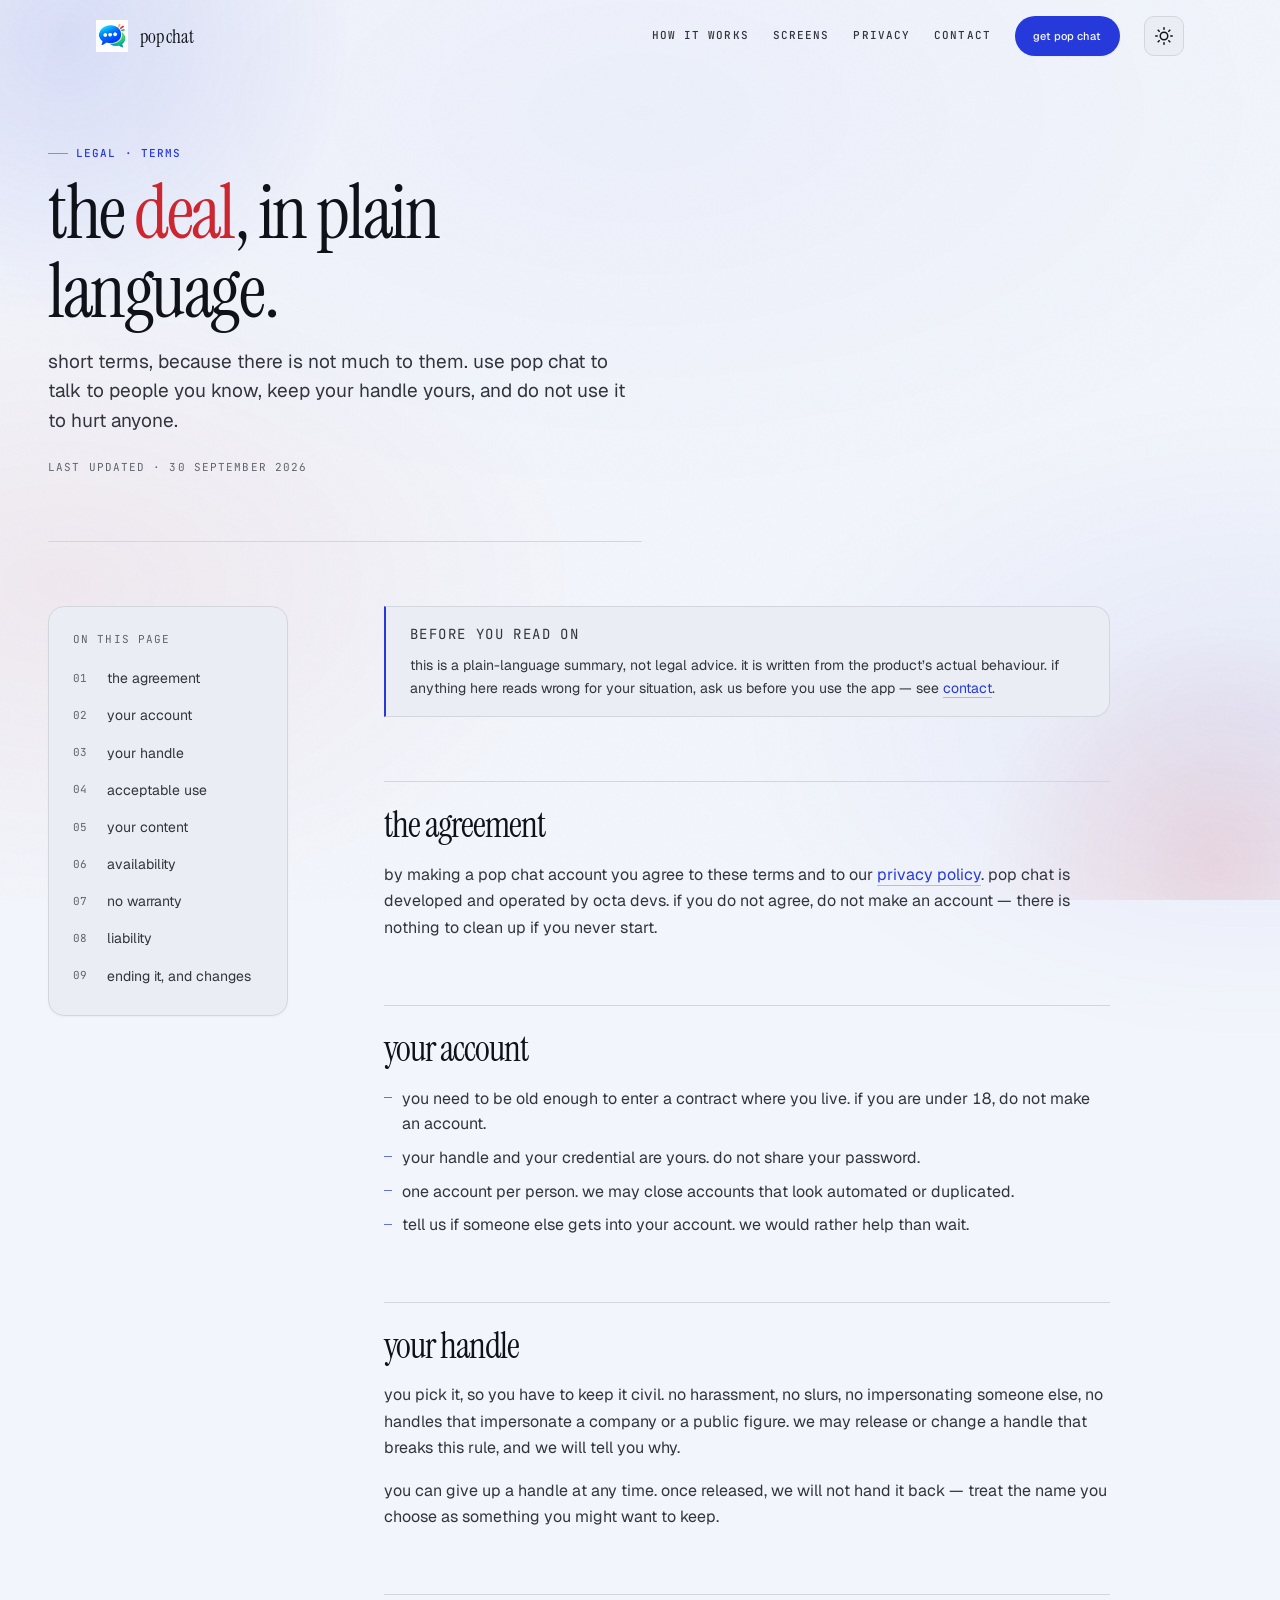
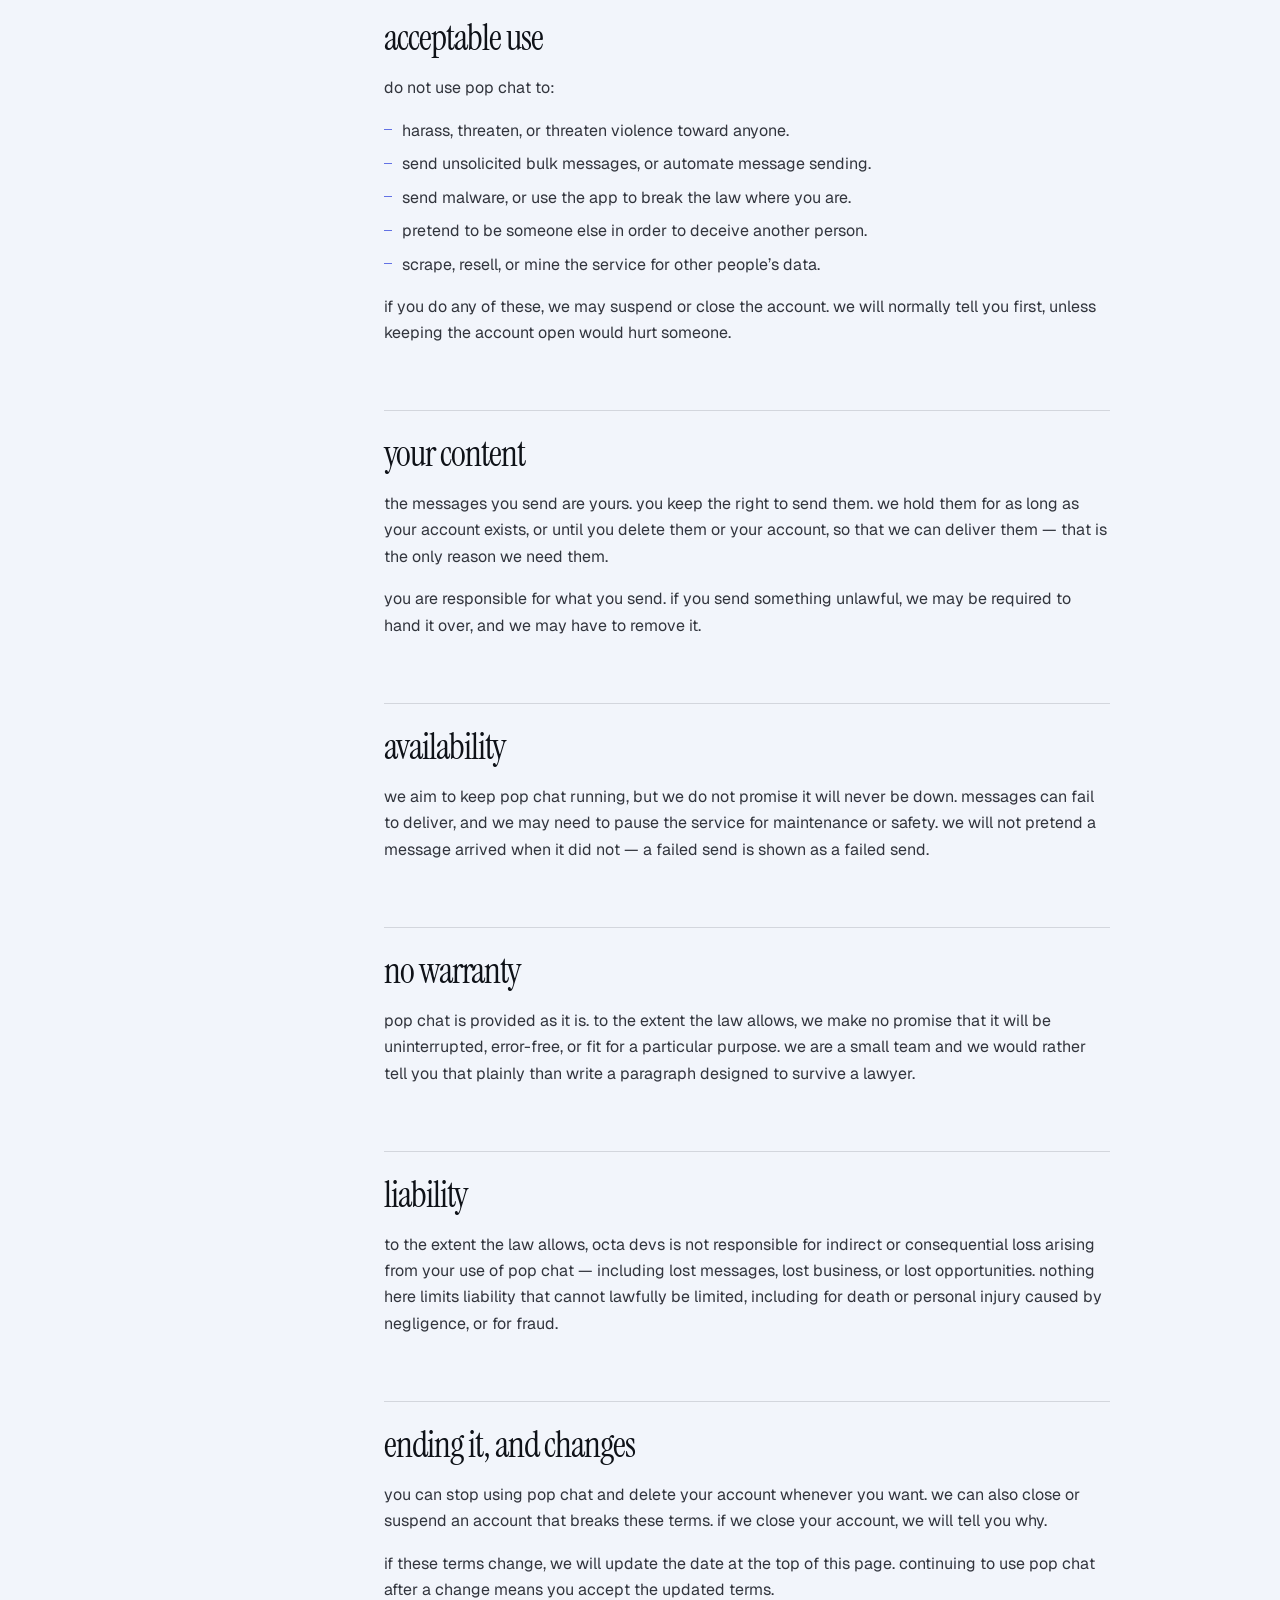
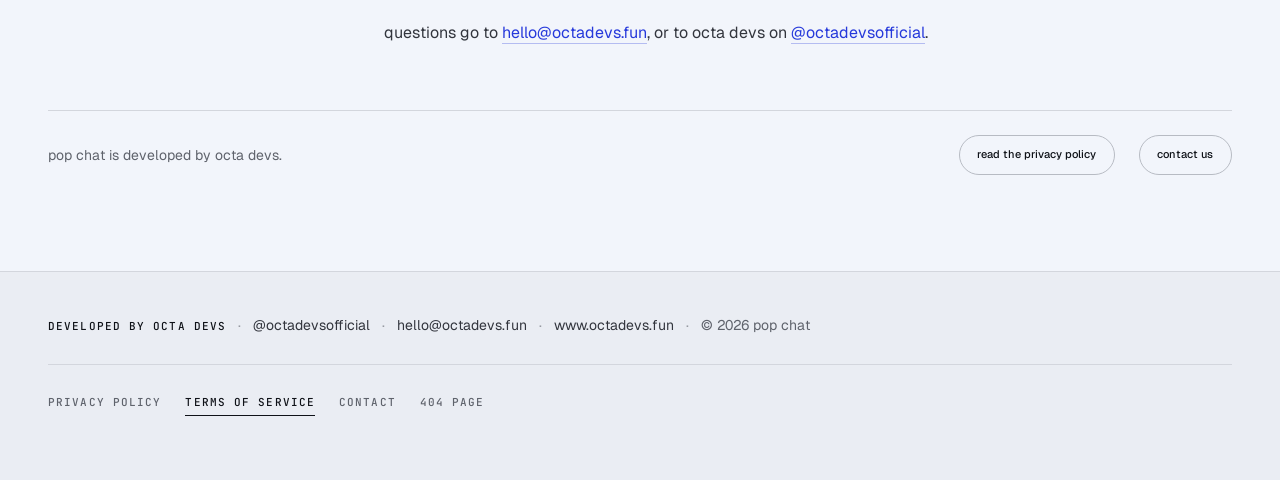
<file: terms/index.html>
<!DOCTYPE html>
<html lang="en" class="no-js">
<head>
  <meta charset="UTF-8" />
  <meta name="viewport" content="width=device-width, initial-scale=1, viewport-fit=cover" />
  <title>Terms of Service — POP Chat</title>
  <meta name="description" content="The terms for using POP Chat, written in plain language." />
  <meta name="theme-color" content="#f7f7f9" />
  <meta name="robots" content="noindex" />
  <link rel="icon" type="image/svg+xml" href="data:image/svg+xml,%3Csvg xmlns='http://www.w3.org/2000/svg' viewBox='0 0 32 32'%3E%3Ccircle cx='16' cy='16' r='16' fill='%232D2D4A'/%3E%3Ctext x='50%25' y='55%25' dominant-baseline='middle' text-anchor='middle' font-family='system-ui, sans-serif' font-weight='700' font-size='18' fill='white'%3Epop%3C/text%3E%3C/svg%3E" />
  <link rel="icon" type="image/jpeg" href="../pop no name.jpg" sizes="32x32" />
  <link rel="apple-touch-icon" href="../pop no name.jpg" />
  <link rel="manifest" href="data:application/json,%7B%22name%22%3A%22POP Chat%22%2C%22short_name%22%3A%22POP Chat%22%2C%22icons%22%3A%5B%7B%22src%22%3A%22pop%20no%20name.jpg%22%2C%22sizes%22%3A%22192x192%22%2C%22type%22%3A%22image/jpeg%22%7D%5D%7D" />
  <link rel="preconnect" href="https://fonts.googleapis.com" />
  <link rel="preconnect" href="https://fonts.gstatic.com" crossorigin />
  <link href="https://fonts.googleapis.com/css2?family=Instrument+Serif:ital@0;1&family=Geist:wght@400;500;600&family=JetBrains+Mono:wght@400;500&display=swap" rel="stylesheet" />
  <link rel="stylesheet" href="../styles.css" />
  <link rel="stylesheet" href="../pages.css" />
</head>
<body>
  <!-- Animated backgrounds -->
  <div class="bg-aurora" aria-hidden="true"></div>
  <div class="bg-orbs" aria-hidden="true"></div>
  <div class="bg-noise" aria-hidden="true"></div>

  <a class="skip-link" href="#main">Skip to content</a>

  <header class="nav" id="nav">
    <div class="nav__inner">
      <a class="nav__brand" href="../index.html" aria-label="POP Chat home">
        <img class="mark nav__mark" src="../pop no name.jpg" alt="" width="32" height="32" />
        <span class="wordmark">pop chat</span>
      </a>

      <nav class="nav__links" aria-label="Primary">
        <a class="nav__link" href="../index.html#how">how it works</a>
        <a class="nav__link" href="../index.html#screens">screens</a>
        <a class="nav__link" href="../privacy.html">privacy</a>
        <a class="nav__link" href="../contact.html">contact</a>
      </nav>

      <a class="btn btn--primary btn--sm" href="../index.html#get">get pop chat</a>

      <button class="btn btn--quiet btn--sm theme-toggle" id="themeToggle" type="button" aria-label="Switch to dark mode" title="Toggle theme">
        <svg class="theme-toggle__icon theme-toggle__icon--sun" width="18" height="18" viewBox="0 0 24 24" fill="none" stroke="currentColor" stroke-width="2" stroke-linecap="round" stroke-linejoin="round" aria-hidden="true"><circle cx="12" cy="12" r="5"/><path d="M12 1v2M12 21v2M4.22 4.22l1.42 1.42M18.36 18.36l1.42 1.42M1 12h2M21 12h2M4.22 19.78l1.42-1.42M18.36 5.64l1.42-1.42"/></svg>
        <svg class="theme-toggle__icon theme-toggle__icon--moon" width="18" height="18" viewBox="0 0 24 24" fill="none" stroke="currentColor" stroke-width="2" stroke-linecap="round" stroke-linejoin="round" aria-hidden="true"><path d="M21 12.79A9 9 0 1 1 11.21 3 7 7 0 0 0 21 12.79z"/></svg>
      </button>

      <button class="nav__toggle" id="navToggle" type="button" aria-expanded="false" aria-controls="sheet" aria-label="Open menu">
        <span class="nav__bars" aria-hidden="true"><i></i><i></i></span>
      </button>

      <span class="nav__progress" id="navProgress" aria-hidden="true"></span>
    </div>
  </header>

  <div class="sheet" id="sheet" hidden>
    <a class="sheet__link" href="../index.html#how">how it works</a>
    <a class="sheet__link" href="../index.html#screens">screens</a>
    <a class="sheet__link" href="../privacy.html">privacy</a>
    <a class="sheet__link" href="../terms.html" aria-current="page">terms</a>
    <a class="sheet__link" href="../contact.html">contact</a>
    <a class="btn btn--primary sheet__cta" href="../index.html#get">get pop chat</a>

    <button class="theme-toggle theme-toggle--sheet" id="themeToggleSheet" type="button" aria-label="Switch to dark mode" title="Toggle theme">
      <svg class="theme-toggle__icon theme-toggle__icon--sun" width="20" height="20" viewBox="0 0 24 24" fill="none" stroke="currentColor" stroke-width="2" stroke-linecap="round" stroke-linejoin="round" aria-hidden="true"><circle cx="12" cy="12" r="5"/><path d="M12 1v2M12 21v2M4.22 4.22l1.42 1.42M18.36 18.36l1.42 1.42M1 12h2M21 12h2M4.22 19.78l1.42-1.42M18.36 5.64l1.42-1.42"/></svg>
      <svg class="theme-toggle__icon theme-toggle__icon--moon" width="20" height="20" viewBox="0 0 24 24" fill="none" stroke="currentColor" stroke-width="2" stroke-linecap="round" stroke-linejoin="round" aria-hidden="true"><path d="M21 12.79A9 9 0 1 1 11.21 3 7 7 0 0 0 21 12.79z"/></svg>
      <span class="theme-toggle__label">Dark mode</span>
    </button>
  </div>

  <main id="main" class="page">
    <div class="page__inner">
      <div class="page-head">
        <p class="eyebrow">legal &middot; terms</p>
        <h1 class="page-title">the <em>deal</em>, in plain language.</h1>
        <p class="page-lede">
          short terms, because there is not much to them. use pop chat to talk to
          people you know, keep your handle yours, and do not use it to hurt anyone.
        </p>
        <p class="page-meta">last updated &middot; 30 september 2026</p>
      </div>

      <div class="page-body">
        <aside class="page-toc">
          <p class="page-toc__label">on this page</p>
          <nav aria-label="Contents">
            <ol>
              <li><a href="#agreement">the agreement</a></li>
              <li><a href="#account">your account</a></li>
              <li><a href="#handle">your handle</a></li>
              <li><a href="#use">acceptable use</a></li>
              <li><a href="#content">your content</a></li>
              <li><a href="#availability">availability</a></li>
              <li><a href="#warranty">no warranty</a></li>
              <li><a href="#liability">liability</a></li>
              <li><a href="#ending">ending it, and changes</a></li>
            </ol>
          </nav>
        </aside>

        <div class="prose">
          <div class="note reveal">
            <p class="note__label">before you read on</p>
            <p>
              this is a plain-language summary, not legal advice. it is written from
              the product&rsquo;s actual behaviour. if anything here reads wrong for
              your situation, ask us before you use the app — see
              <a href="contact.html">contact</a>.
            </p>
          </div>

          <h2 id="agreement">the agreement</h2>
          <p>
            by making a pop chat account you agree to these terms and to our
            <a href="privacy.html">privacy policy</a>. pop chat is developed and
            operated by octa devs. if you do not agree, do not make an account —
            there is nothing to clean up if you never start.
          </p>

          <h2 id="account">your account</h2>
          <ul>
            <li>you need to be old enough to enter a contract where you live. if you are under 18, do not make an account.</li>
            <li>your handle and your credential are yours. do not share your password.</li>
            <li>one account per person. we may close accounts that look automated or duplicated.</li>
            <li>tell us if someone else gets into your account. we would rather help than wait.</li>
          </ul>

          <h2 id="handle">your handle</h2>
          <p>
            you pick it, so you have to keep it civil. no harassment, no slurs, no
            impersonating someone else, no handles that impersonate a company or a
            public figure. we may release or change a handle that breaks this rule,
            and we will tell you why.
          </p>
          <p>
            you can give up a handle at any time. once released, we will not hand it
            back — treat the name you choose as something you might want to keep.
          </p>

          <h2 id="use">acceptable use</h2>
          <p>do not use pop chat to:</p>
          <ul>
            <li>harass, threaten, or threaten violence toward anyone.</li>
            <li>send unsolicited bulk messages, or automate message sending.</li>
            <li>send malware, or use the app to break the law where you are.</li>
            <li>pretend to be someone else in order to deceive another person.</li>
            <li>scrape, resell, or mine the service for other people&rsquo;s data.</li>
          </ul>
          <p>
            if you do any of these, we may suspend or close the account. we will
            normally tell you first, unless keeping the account open would hurt
            someone.
          </p>

          <h2 id="content">your content</h2>
          <p>
            the messages you send are yours. you keep the right to send them. we
            hold them for as long as your account exists, or until you delete them or
            your account, so that we can deliver them — that is the only reason we
            need them.
          </p>
          <p>
            you are responsible for what you send. if you send something unlawful, we
            may be required to hand it over, and we may have to remove it.
          </p>

          <h2 id="availability">availability</h2>
          <p>
            we aim to keep pop chat running, but we do not promise it will never be
            down. messages can fail to deliver, and we may need to pause the service
            for maintenance or safety. we will not pretend a message arrived when it
            did not — a failed send is shown as a failed send.
          </p>

          <h2 id="warranty">no warranty</h2>
          <p>
            pop chat is provided as it is. to the extent the law allows, we make no
            promise that it will be uninterrupted, error-free, or fit for a
            particular purpose. we are a small team and we would rather tell you
            that plainly than write a paragraph designed to survive a lawyer.
          </p>

          <h2 id="liability">liability</h2>
          <p>
            to the extent the law allows, octa devs is not responsible for indirect
            or consequential loss arising from your use of pop chat — including lost
            messages, lost business, or lost opportunities. nothing here limits
            liability that cannot lawfully be limited, including for death or personal
            injury caused by negligence, or for fraud.
          </p>

          <h2 id="ending">ending it, and changes</h2>
          <p>
            you can stop using pop chat and delete your account whenever you want.
            we can also close or suspend an account that breaks these terms. if we
            close your account, we will tell you why.
          </p>
          <p>
            if these terms change, we will update the date at the top of this page.
            continuing to use pop chat after a change means you accept the updated
            terms.
          </p>
          <p>
            questions go to <a href="mailto:hello@octadevs.fun">hello@octadevs.fun</a>,
            or to octa devs on
            <a href="https://instagram.com/octadevsofficial" rel="noopener noreferrer">@octadevsofficial</a>.
          </p>
        </div>
      </div>

      <div class="page-foot">
        <p class="page-foot__note">pop chat is developed by octa devs.</p>
        <a class="btn btn--quiet btn--sm" href="../privacy.html">read the privacy policy</a>
        <a class="btn btn--quiet btn--sm" href="../contact.html">contact us</a>
      </div>
    </div>
  </main>

  <footer class="foot">
    <div class="foot__inner">
      <p class="foot__line">
        <span class="foot__dev">developed by octa devs</span>
        <span class="foot__sep" aria-hidden="true">&middot;</span>
        <a class="foot__link" href="https://instagram.com/octadevsofficial" rel="noopener noreferrer">@octadevsofficial</a>
        <span class="foot__sep" aria-hidden="true">&middot;</span>
        <a class="foot__link" href="mailto:hello@octadevs.fun">hello@octadevs.fun</a>
        <span class="foot__sep" aria-hidden="true">&middot;</span>
        <a class="foot__link" href="https://www.octadevs.fun" rel="noopener noreferrer">www.octadevs.fun</a>
        <span class="foot__sep" aria-hidden="true">&middot;</span>
        <span>&copy; 2026 pop chat</span>
      </p>

      <nav class="foot__legal" aria-label="Legal">
        <a href="../privacy.html">privacy policy</a>
        <a href="../terms.html" aria-current="page">terms of service</a>
        <a href="../contact.html">contact</a>
        <a href="../404.html">404 page</a>
      </nav>
    </div>
  </footer>

  <script src="../main.js"></script>
</body>
</html>
</file>
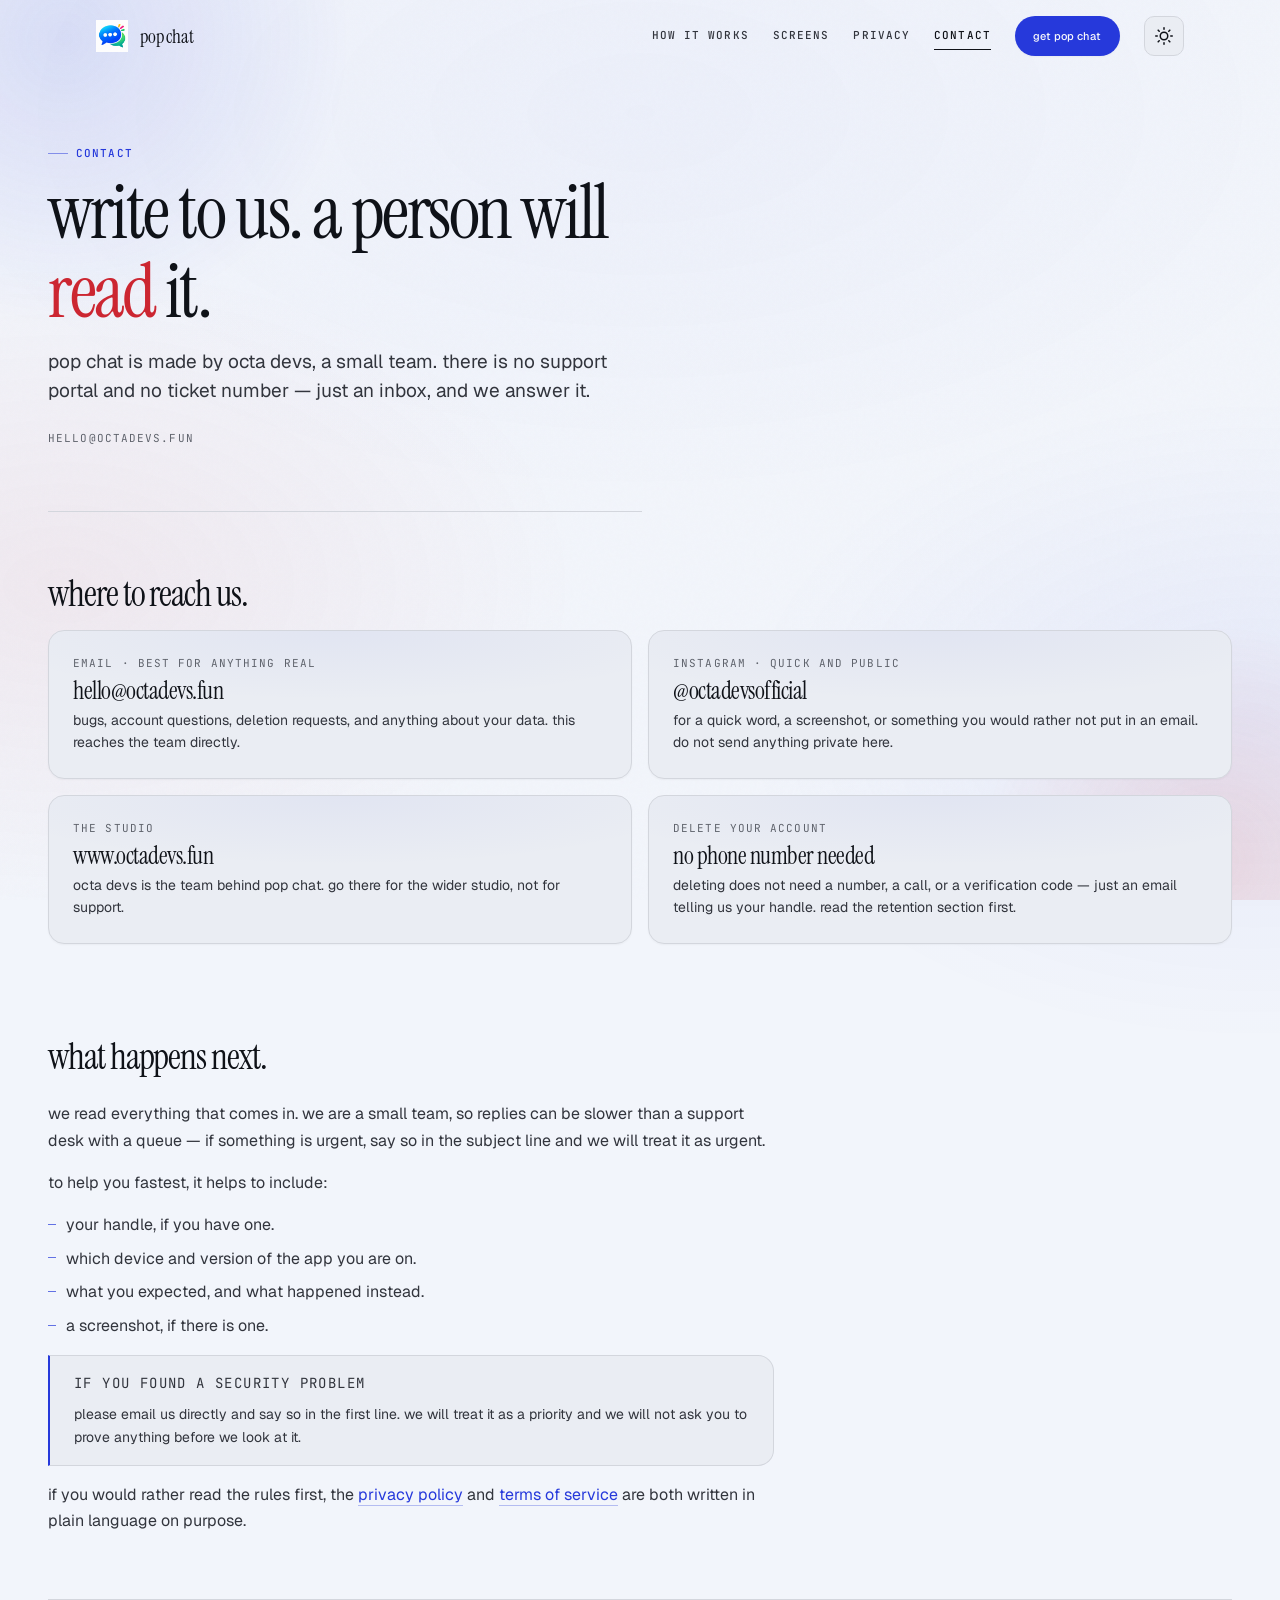
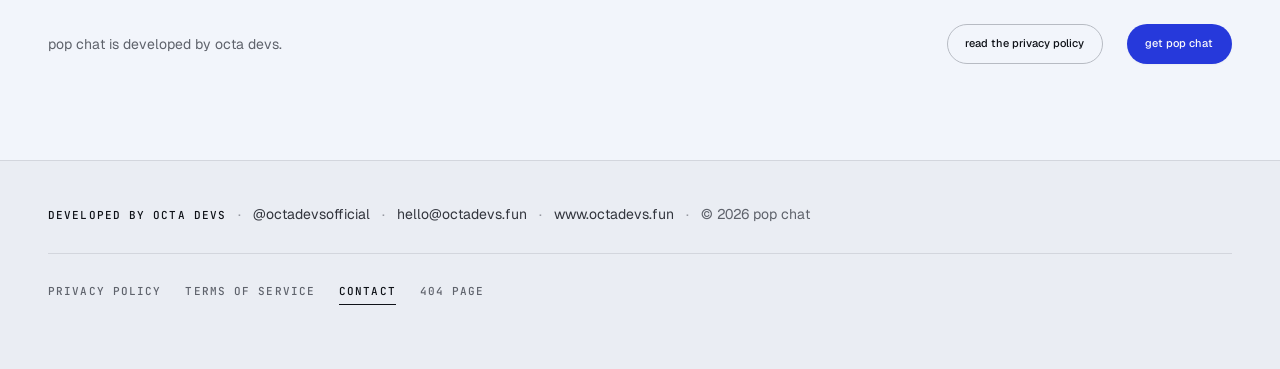
<file: contact.html>
<!DOCTYPE html>
<html lang="en" class="no-js">
<head>
  <meta charset="UTF-8" />
  <meta name="viewport" content="width=device-width, initial-scale=1, viewport-fit=cover" />
  <title>Contact — POP Chat</title>
  <meta name="description" content="Reach POP Chat by email, Instagram, or through OCTA DEVS." />
  <meta name="theme-color" content="#f7f7f9" />
  <meta name="robots" content="noindex" />
  <link rel="icon" type="image/svg+xml" href="data:image/svg+xml,%3Csvg xmlns='http://www.w3.org/2000/svg' viewBox='0 0 32 32'%3E%3Ccircle cx='16' cy='16' r='16' fill='%232D2D4A'/%3E%3Ctext x='50%25' y='55%25' dominant-baseline='middle' text-anchor='middle' font-family='system-ui, sans-serif' font-weight='700' font-size='18' fill='white'%3Epop%3C/text%3E%3C/svg%3E" />
  <link rel="icon" type="image/jpeg" href="pop no name.jpg" sizes="32x32" />
  <link rel="apple-touch-icon" href="pop no name.jpg" />
  <link rel="manifest" href="data:application/json,%7B%22name%22%3A%22POP Chat%22%2C%22short_name%22%3A%22POP Chat%22%2C%22icons%22%3A%5B%7B%22src%22%3A%22pop%20no%20name.jpg%22%2C%22sizes%22%3A%22192x192%22%2C%22type%22%3A%22image/jpeg%22%7D%5D%7D" />
  <link rel="preconnect" href="https://fonts.googleapis.com" />
  <link rel="preconnect" href="https://fonts.gstatic.com" crossorigin />
  <link href="https://fonts.googleapis.com/css2?family=Instrument+Serif:ital@0;1&family=Geist:wght@400;500;600&family=JetBrains+Mono:wght@400;500&display=swap" rel="stylesheet" />
  <link rel="stylesheet" href="styles.css" />
  <link rel="stylesheet" href="pages.css" />
</head>
<body>
  <!-- Animated backgrounds -->
  <div class="bg-aurora" aria-hidden="true"></div>
  <div class="bg-orbs" aria-hidden="true"></div>
  <div class="bg-noise" aria-hidden="true"></div>

  <a class="skip-link" href="#main">Skip to content</a>

  <header class="nav" id="nav">
    <div class="nav__inner">
      <a class="nav__brand" href="index.html" aria-label="POP Chat home">
        <img class="mark nav__mark" src="pop no name.jpg" alt="" width="32" height="32" />
        <span class="wordmark">pop chat</span>
      </a>

      <nav class="nav__links" aria-label="Primary">
        <a class="nav__link" href="index.html#how">how it works</a>
        <a class="nav__link" href="index.html#screens">screens</a>
        <a class="nav__link" href="privacy.html">privacy</a>
        <a class="nav__link" href="contact.html" aria-current="page">contact</a>
      </nav>

      <a class="btn btn--primary btn--sm" href="index.html#get">get pop chat</a>

      <button class="btn btn--quiet btn--sm theme-toggle" id="themeToggle" type="button" aria-label="Switch to dark mode" title="Toggle theme">
        <svg class="theme-toggle__icon theme-toggle__icon--sun" width="18" height="18" viewBox="0 0 24 24" fill="none" stroke="currentColor" stroke-width="2" stroke-linecap="round" stroke-linejoin="round" aria-hidden="true"><circle cx="12" cy="12" r="5"/><path d="M12 1v2M12 21v2M4.22 4.22l1.42 1.42M18.36 18.36l1.42 1.42M1 12h2M21 12h2M4.22 19.78l1.42-1.42M18.36 5.64l1.42-1.42"/></svg>
        <svg class="theme-toggle__icon theme-toggle__icon--moon" width="18" height="18" viewBox="0 0 24 24" fill="none" stroke="currentColor" stroke-width="2" stroke-linecap="round" stroke-linejoin="round" aria-hidden="true"><path d="M21 12.79A9 9 0 1 1 11.21 3 7 7 0 0 0 21 12.79z"/></svg>
      </button>

      <button class="nav__toggle" id="navToggle" type="button" aria-expanded="false" aria-controls="sheet" aria-label="Open menu">
        <span class="nav__bars" aria-hidden="true"><i></i><i></i></span>
      </button>

      <span class="nav__progress" id="navProgress" aria-hidden="true"></span>
    </div>
  </header>

  <div class="sheet" id="sheet" hidden>
    <a class="sheet__link" href="index.html#how">how it works</a>
    <a class="sheet__link" href="index.html#screens">screens</a>
    <a class="sheet__link" href="privacy.html">privacy</a>
    <a class="sheet__link" href="terms.html">terms</a>
    <a class="sheet__link" href="contact.html" aria-current="page">contact</a>
    <a class="btn btn--primary sheet__cta" href="index.html#get">get pop chat</a>

    <button class="theme-toggle theme-toggle--sheet" id="themeToggleSheet" type="button" aria-label="Switch to dark mode" title="Toggle theme">
      <svg class="theme-toggle__icon theme-toggle__icon--sun" width="20" height="20" viewBox="0 0 24 24" fill="none" stroke="currentColor" stroke-width="2" stroke-linecap="round" stroke-linejoin="round" aria-hidden="true"><circle cx="12" cy="12" r="5"/><path d="M12 1v2M12 21v2M4.22 4.22l1.42 1.42M18.36 18.36l1.42 1.42M1 12h2M21 12h2M4.22 19.78l1.42-1.42M18.36 5.64l1.42-1.42"/></svg>
      <svg class="theme-toggle__icon theme-toggle__icon--moon" width="20" height="20" viewBox="0 0 24 24" fill="none" stroke="currentColor" stroke-width="2" stroke-linecap="round" stroke-linejoin="round" aria-hidden="true"><path d="M21 12.79A9 9 0 1 1 11.21 3 7 7 0 0 0 21 12.79z"/></svg>
      <span class="theme-toggle__label">Dark mode</span>
    </button>
  </div>

  <main id="main" class="page">
    <div class="page__inner">
      <div class="page-head">
        <p class="eyebrow">contact</p>
        <h1 class="page-title">write to us. a person will <em>read</em> it.</h1>
        <p class="page-lede">
          pop chat is made by octa devs, a small team. there is no support portal and
          no ticket number — just an inbox, and we answer it.
        </p>
        <p class="page-meta">hello@octadevs.fun</p>
      </div>

      <section aria-labelledby="channels-title">
        <h2 class="section__title reveal" id="channels-title" style="font-size: var(--text-sub);">where to reach us.</h2>

        <div class="channels">
          <article class="channel reveal" style="--i: 0">
            <p class="channel__label">email &middot; best for anything real</p>
            <a class="channel__value" href="mailto:hello@octadevs.fun">hello@octadevs.fun</a>
            <p class="channel__note">
              bugs, account questions, deletion requests, and anything about your
              data. this reaches the team directly.
            </p>
          </article>

          <article class="channel reveal" style="--i: 1">
            <p class="channel__label">instagram &middot; quick and public</p>
            <a class="channel__value" href="https://instagram.com/octadevsofficial" rel="noopener noreferrer">@octadevsofficial</a>
            <p class="channel__note">
              for a quick word, a screenshot, or something you would rather not put
              in an email. do not send anything private here.
            </p>
          </article>

          <article class="channel reveal" style="--i: 2">
            <p class="channel__label">the studio</p>
            <a class="channel__value" href="https://www.octadevs.fun" rel="noopener noreferrer">www.octadevs.fun</a>
            <p class="channel__note">
              octa devs is the team behind pop chat. go there for the wider studio,
              not for support.
            </p>
          </article>

          <article class="channel reveal" style="--i: 3">
            <p class="channel__label">delete your account</p>
            <span class="channel__value">no phone number needed</span>
            <p class="channel__note">
              deleting does not need a number, a call, or a verification code — just
              an email telling us your handle. read the
              <a href="privacy.html#retention">retention section</a> first.
            </p>
          </article>
        </div>
      </section>

      <section aria-labelledby="expect-title" style="margin-top: var(--space-3xl);">
        <h2 class="section__title reveal" id="expect-title" style="font-size: var(--text-sub);">what happens next.</h2>

        <div class="prose" style="margin-top: var(--space-lg);">
          <p>
            we read everything that comes in. we are a small team, so replies can be
            slower than a support desk with a queue — if something is urgent, say so
            in the subject line and we will treat it as urgent.
          </p>
          <p>to help you fastest, it helps to include:</p>
          <ul>
            <li>your handle, if you have one.</li>
            <li>which device and version of the app you are on.</li>
            <li>what you expected, and what happened instead.</li>
            <li>a screenshot, if there is one.</li>
          </ul>

          <div class="note reveal">
            <p class="note__label">if you found a security problem</p>
            <p>
              please email us directly and say so in the first line. we will treat it
              as a priority and we will not ask you to prove anything before we look
              at it.
            </p>
          </div>

          <p>
            if you would rather read the rules first, the
            <a href="privacy.html">privacy policy</a> and
            <a href="terms.html">terms of service</a> are both written in plain
            language on purpose.
          </p>
        </div>
      </section>

      <div class="page-foot">
        <p class="page-foot__note">pop chat is developed by octa devs.</p>
        <a class="btn btn--quiet btn--sm" href="privacy.html">read the privacy policy</a>
        <a class="btn btn--primary btn--sm" href="index.html#get">get pop chat</a>
      </div>
    </div>
  </main>

  <footer class="foot">
    <div class="foot__inner">
      <p class="foot__line">
        <span class="foot__dev">developed by octa devs</span>
        <span class="foot__sep" aria-hidden="true">&middot;</span>
        <a class="foot__link" href="https://instagram.com/octadevsofficial" rel="noopener noreferrer">@octadevsofficial</a>
        <span class="foot__sep" aria-hidden="true">&middot;</span>
        <a class="foot__link" href="mailto:hello@octadevs.fun">hello@octadevs.fun</a>
        <span class="foot__sep" aria-hidden="true">&middot;</span>
        <a class="foot__link" href="https://www.octadevs.fun" rel="noopener noreferrer">www.octadevs.fun</a>
        <span class="foot__sep" aria-hidden="true">&middot;</span>
        <span>&copy; 2026 pop chat</span>
      </p>

      <nav class="foot__legal" aria-label="Legal">
        <a href="privacy.html">privacy policy</a>
        <a href="terms.html">terms of service</a>
        <a href="contact.html" aria-current="page">contact</a>
        <a href="404.html">404 page</a>
      </nav>
    </div>
  </footer>

  <script src="main.js"></script>
</body>
</html>
</file>
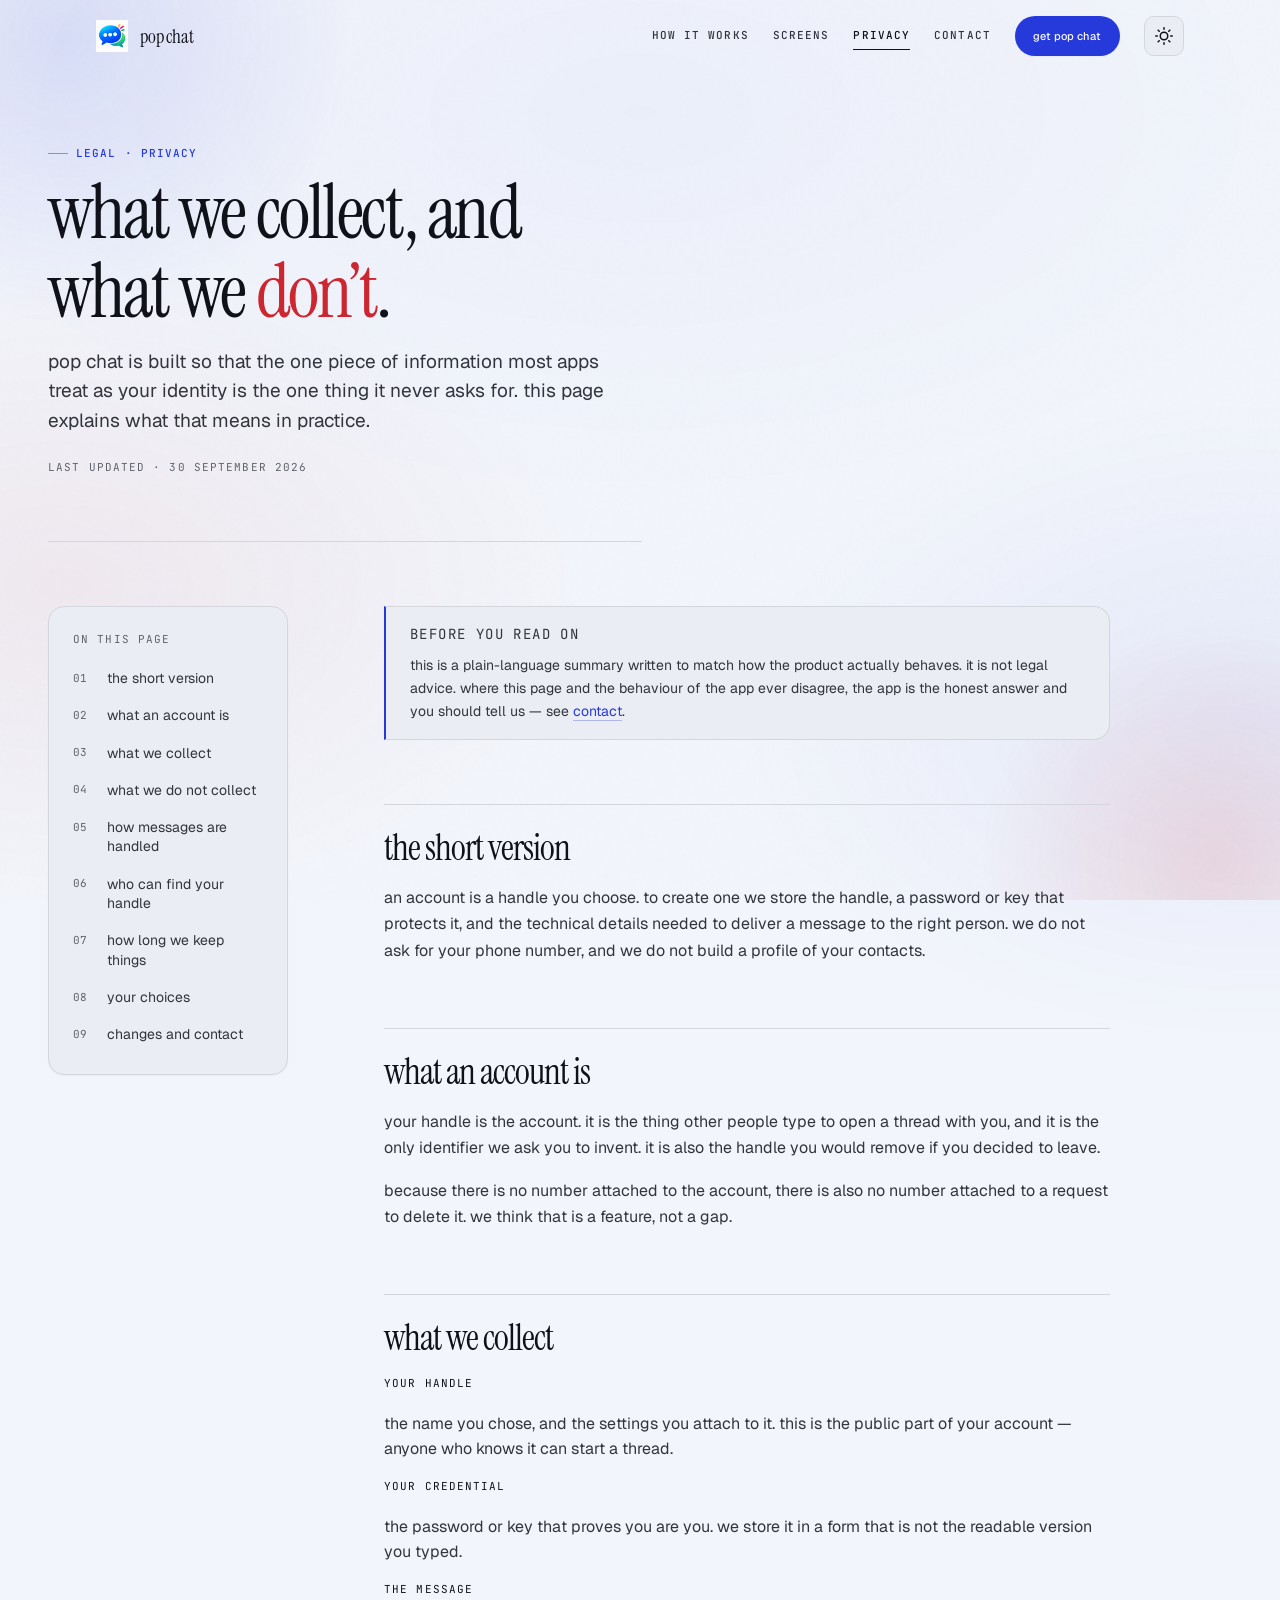
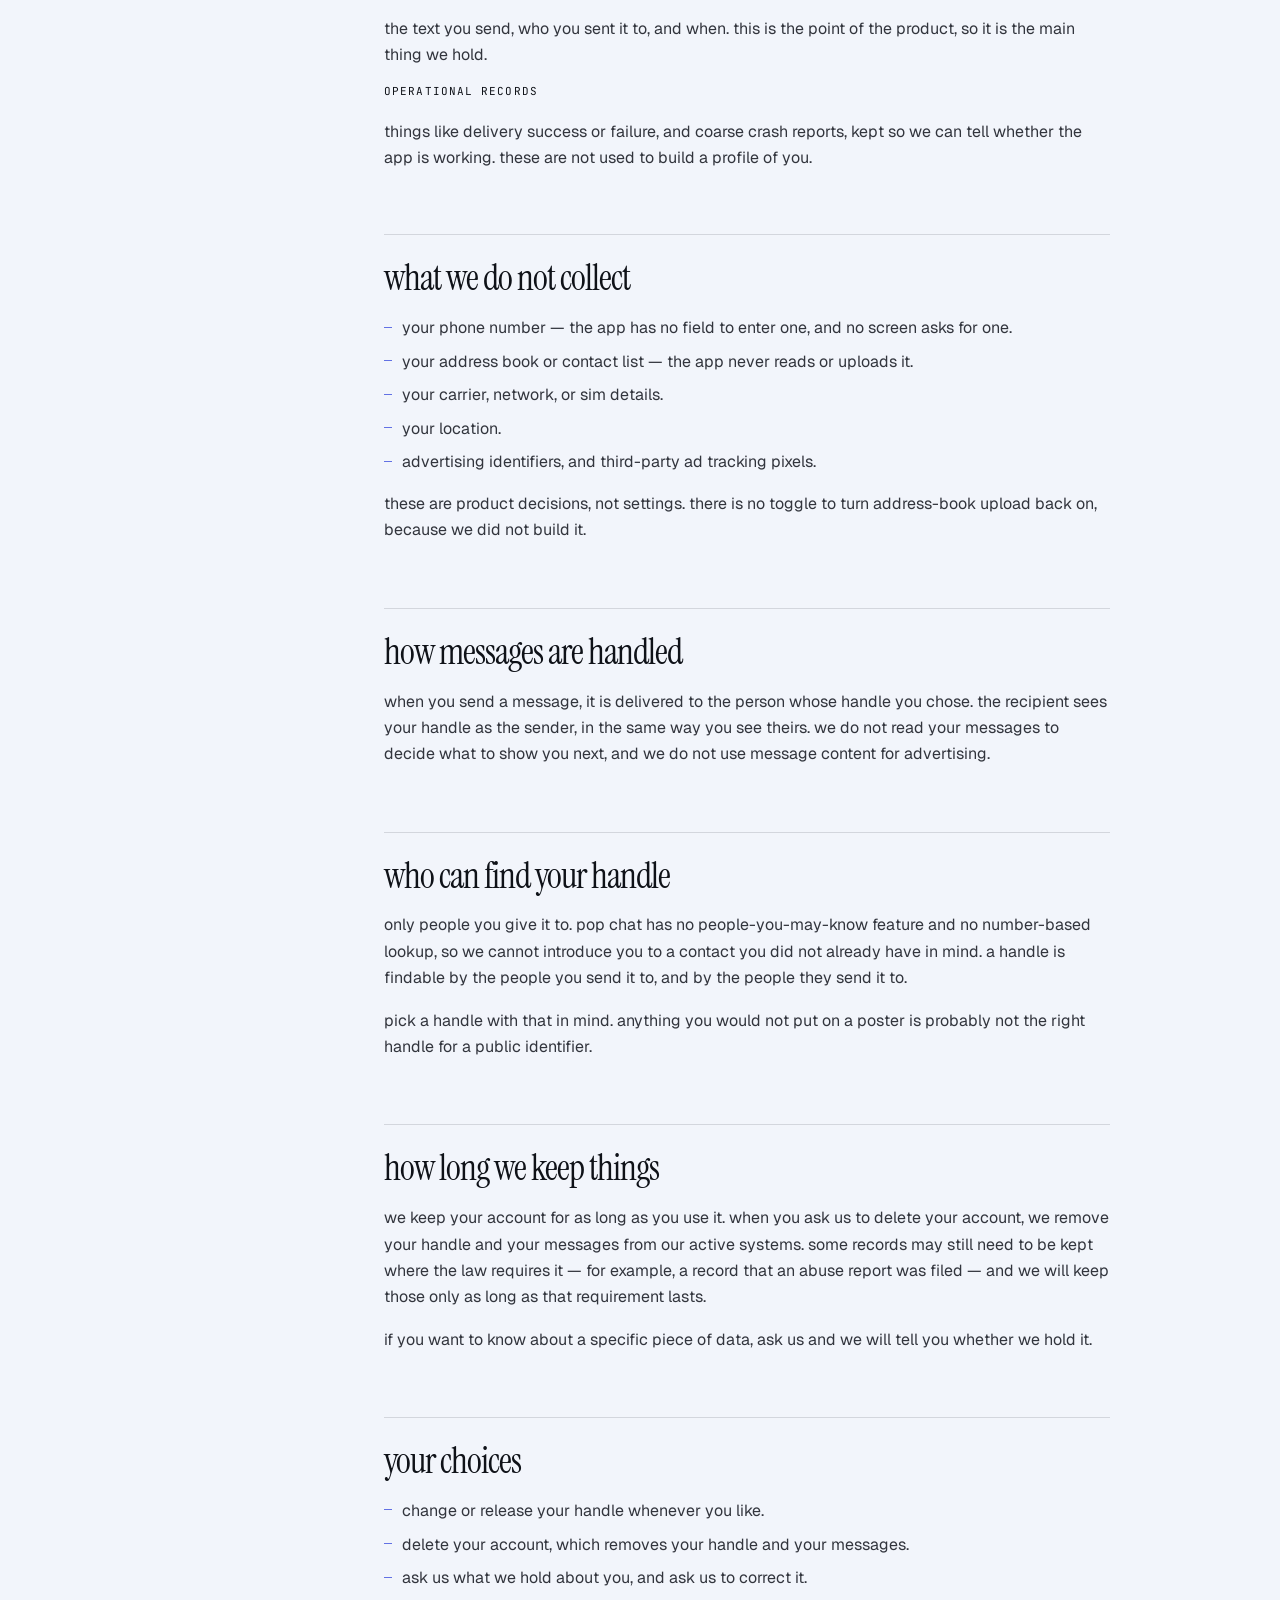
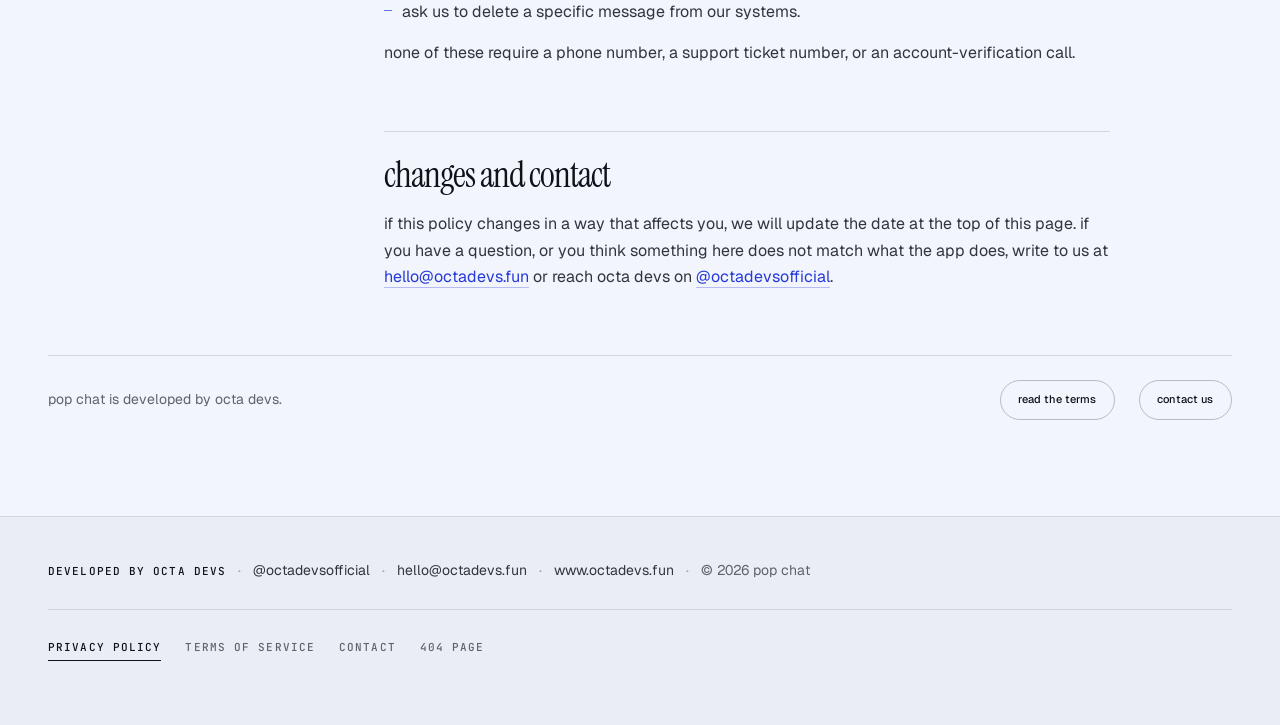
<file: privacy.html>
<!DOCTYPE html>
<html lang="en" class="no-js">
<head>
  <meta charset="UTF-8" />
  <meta name="viewport" content="width=device-width, initial-scale=1, viewport-fit=cover" />
  <title>Privacy Policy — POP Chat</title>
  <meta name="description" content="How POP Chat handles your handle, your messages, and what it never asks for." />
  <meta name="theme-color" content="#f7f7f9" />
  <meta name="robots" content="noindex" />
  <link rel="icon" type="image/svg+xml" href="data:image/svg+xml,%3Csvg xmlns='http://www.w3.org/2000/svg' viewBox='0 0 32 32'%3E%3Ccircle cx='16' cy='16' r='16' fill='%232D2D4A'/%3E%3Ctext x='50%25' y='55%25' dominant-baseline='middle' text-anchor='middle' font-family='system-ui, sans-serif' font-weight='700' font-size='18' fill='white'%3Epop%3C/text%3E%3C/svg%3E" />
  <link rel="icon" type="image/jpeg" href="pop no name.jpg" sizes="32x32" />
  <link rel="apple-touch-icon" href="pop no name.jpg" />
  <link rel="manifest" href="data:application/json,%7B%22name%22%3A%22POP Chat%22%2C%22short_name%22%3A%22POP Chat%22%2C%22icons%22%3A%5B%7B%22src%22%3A%22pop%20no%20name.jpg%22%2C%22sizes%22%3A%22192x192%22%2C%22type%22%3A%22image/jpeg%22%7D%5D%7D" />
  <link rel="preconnect" href="https://fonts.googleapis.com" />
  <link rel="preconnect" href="https://fonts.gstatic.com" crossorigin />
  <link href="https://fonts.googleapis.com/css2?family=Instrument+Serif:ital@0;1&family=Geist:wght@400;500;600&family=JetBrains+Mono:wght@400;500&display=swap" rel="stylesheet" />
  <link rel="stylesheet" href="styles.css" />
  <link rel="stylesheet" href="pages.css" />
</head>
<body>
  <!-- Animated backgrounds -->
  <div class="bg-aurora" aria-hidden="true"></div>
  <div class="bg-orbs" aria-hidden="true"></div>
  <div class="bg-noise" aria-hidden="true"></div>

  <a class="skip-link" href="#main">Skip to content</a>

  <header class="nav" id="nav">
    <div class="nav__inner">
      <a class="nav__brand" href="index.html" aria-label="POP Chat home">
        <img class="mark nav__mark" src="pop no name.jpg" alt="" width="32" height="32" />
        <span class="wordmark">pop chat</span>
      </a>

      <nav class="nav__links" aria-label="Primary">
        <a class="nav__link" href="index.html#how">how it works</a>
        <a class="nav__link" href="index.html#screens">screens</a>
        <a class="nav__link" href="privacy.html" aria-current="page">privacy</a>
        <a class="nav__link" href="contact.html">contact</a>
      </nav>

      <a class="btn btn--primary btn--sm" href="index.html#get">get pop chat</a>

      <button class="btn btn--quiet btn--sm theme-toggle" id="themeToggle" type="button" aria-label="Switch to dark mode" title="Toggle theme">
        <svg class="theme-toggle__icon theme-toggle__icon--sun" width="18" height="18" viewBox="0 0 24 24" fill="none" stroke="currentColor" stroke-width="2" stroke-linecap="round" stroke-linejoin="round" aria-hidden="true"><circle cx="12" cy="12" r="5"/><path d="M12 1v2M12 21v2M4.22 4.22l1.42 1.42M18.36 18.36l1.42 1.42M1 12h2M21 12h2M4.22 19.78l1.42-1.42M18.36 5.64l1.42-1.42"/></svg>
        <svg class="theme-toggle__icon theme-toggle__icon--moon" width="18" height="18" viewBox="0 0 24 24" fill="none" stroke="currentColor" stroke-width="2" stroke-linecap="round" stroke-linejoin="round" aria-hidden="true"><path d="M21 12.79A9 9 0 1 1 11.21 3 7 7 0 0 0 21 12.79z"/></svg>
      </button>

      <button class="nav__toggle" id="navToggle" type="button" aria-expanded="false" aria-controls="sheet" aria-label="Open menu">
        <span class="nav__bars" aria-hidden="true"><i></i><i></i></span>
      </button>

      <span class="nav__progress" id="navProgress" aria-hidden="true"></span>
    </div>
  </header>

  <div class="sheet" id="sheet" hidden>
    <a class="sheet__link" href="index.html#how">how it works</a>
    <a class="sheet__link" href="index.html#screens">screens</a>
    <a class="sheet__link" href="privacy.html" aria-current="page">privacy</a>
    <a class="sheet__link" href="terms.html">terms</a>
    <a class="sheet__link" href="contact.html">contact</a>
    <a class="btn btn--primary sheet__cta" href="index.html#get">get pop chat</a>

    <button class="theme-toggle theme-toggle--sheet" id="themeToggleSheet" type="button" aria-label="Switch to dark mode" title="Toggle theme">
      <svg class="theme-toggle__icon theme-toggle__icon--sun" width="20" height="20" viewBox="0 0 24 24" fill="none" stroke="currentColor" stroke-width="2" stroke-linecap="round" stroke-linejoin="round" aria-hidden="true"><circle cx="12" cy="12" r="5"/><path d="M12 1v2M12 21v2M4.22 4.22l1.42 1.42M18.36 18.36l1.42 1.42M1 12h2M21 12h2M4.22 19.78l1.42-1.42M18.36 5.64l1.42-1.42"/></svg>
      <svg class="theme-toggle__icon theme-toggle__icon--moon" width="20" height="20" viewBox="0 0 24 24" fill="none" stroke="currentColor" stroke-width="2" stroke-linecap="round" stroke-linejoin="round" aria-hidden="true"><path d="M21 12.79A9 9 0 1 1 11.21 3 7 7 0 0 0 21 12.79z"/></svg>
      <span class="theme-toggle__label">Dark mode</span>
    </button>
  </div>

  <main id="main" class="page">
    <div class="page__inner">
      <div class="page-head">
        <p class="eyebrow">legal &middot; privacy</p>
        <h1 class="page-title">what we collect, and what we <em>don&rsquo;t</em>.</h1>
        <p class="page-lede">
          pop chat is built so that the one piece of information most apps treat as
          your identity is the one thing it never asks for. this page explains what
          that means in practice.
        </p>
        <p class="page-meta">last updated &middot; 30 september 2026</p>
      </div>

      <div class="page-body">
        <aside class="page-toc">
          <p class="page-toc__label">on this page</p>
          <nav aria-label="Contents">
            <ol>
              <li><a href="#summary">the short version</a></li>
              <li><a href="#account">what an account is</a></li>
              <li><a href="#collect">what we collect</a></li>
              <li><a href="#dont">what we do not collect</a></li>
              <li><a href="#messages">how messages are handled</a></li>
              <li><a href="#visibility">who can find your handle</a></li>
              <li><a href="#retention">how long we keep things</a></li>
              <li><a href="#your-choices">your choices</a></li>
              <li><a href="#changes">changes and contact</a></li>
            </ol>
          </nav>
        </aside>

        <div class="prose">
          <div class="note reveal">
            <p class="note__label">before you read on</p>
            <p>
              this is a plain-language summary written to match how the product
              actually behaves. it is not legal advice. where this page and the
              behaviour of the app ever disagree, the app is the honest answer and
              you should tell us — see <a href="contact.html">contact</a>.
            </p>
          </div>

          <h2 id="summary">the short version</h2>
          <p>
            an account is a handle you choose. to create one we store the handle, a
            password or key that protects it, and the technical details needed to
            deliver a message to the right person. we do not ask for your phone
            number, and we do not build a profile of your contacts.
          </p>

          <h2 id="account">what an account is</h2>
          <p>
            your handle is the account. it is the thing other people type to open a
            thread with you, and it is the only identifier we ask you to invent. it
            is also the handle you would remove if you decided to leave.
          </p>
          <p>
            because there is no number attached to the account, there is also no
            number attached to a request to delete it. we think that is a feature,
            not a gap.
          </p>

          <h2 id="collect">what we collect</h2>
          <dl>
            <dt>your handle</dt>
            <dd>
              the name you chose, and the settings you attach to it. this is the
              public part of your account — anyone who knows it can start a thread.
            </dd>

            <dt>your credential</dt>
            <dd>
              the password or key that proves you are you. we store it in a form
              that is not the readable version you typed.
            </dd>

            <dt>the message</dt>
            <dd>
              the text you send, who you sent it to, and when. this is the point of
              the product, so it is the main thing we hold.
            </dd>

            <dt>operational records</dt>
            <dd>
              things like delivery success or failure, and coarse crash reports,
              kept so we can tell whether the app is working. these are not used to
              build a profile of you.
            </dd>
          </dl>

          <h2 id="dont">what we do not collect</h2>
          <ul>
            <li>your phone number — the app has no field to enter one, and no screen asks for one.</li>
            <li>your address book or contact list — the app never reads or uploads it.</li>
            <li>your carrier, network, or sim details.</li>
            <li>your location.</li>
            <li>advertising identifiers, and third-party ad tracking pixels.</li>
          </ul>
          <p>
            these are product decisions, not settings. there is no toggle to turn
            address-book upload back on, because we did not build it.
          </p>

          <h2 id="messages">how messages are handled</h2>
          <p>
            when you send a message, it is delivered to the person whose handle you
            chose. the recipient sees your handle as the sender, in the same way you
            see theirs. we do not read your messages to decide what to show you next,
            and we do not use message content for advertising.
          </p>

          <h2 id="visibility">who can find your handle</h2>
          <p>
            only people you give it to. pop chat has no people-you-may-know feature
            and no number-based lookup, so we cannot introduce you to a contact you
            did not already have in mind. a handle is findable by the people you
            send it to, and by the people they send it to.
          </p>
          <p>
            pick a handle with that in mind. anything you would not put on a poster
            is probably not the right handle for a public identifier.
          </p>

          <h2 id="retention">how long we keep things</h2>
          <p>
            we keep your account for as long as you use it. when you ask us to
            delete your account, we remove your handle and your messages from our
            active systems. some records may still need to be kept where the law
            requires it — for example, a record that an abuse report was filed — and
            we will keep those only as long as that requirement lasts.
          </p>
          <p>
            if you want to know about a specific piece of data, ask us and we will
            tell you whether we hold it.
          </p>

          <h2 id="your-choices">your choices</h2>
          <ul>
            <li>change or release your handle whenever you like.</li>
            <li>delete your account, which removes your handle and your messages.</li>
            <li>ask us what we hold about you, and ask us to correct it.</li>
            <li>ask us to delete a specific message from our systems.</li>
          </ul>
          <p>
            none of these require a phone number, a support ticket number, or an
            account-verification call.
          </p>

          <h2 id="changes">changes and contact</h2>
          <p>
            if this policy changes in a way that affects you, we will update the date
            at the top of this page. if you have a question, or you think something
            here does not match what the app does, write to us at
            <a href="mailto:hello@octadevs.fun">hello@octadevs.fun</a> or reach octa
            devs on <a href="https://instagram.com/octadevsofficial" rel="noopener noreferrer">@octadevsofficial</a>.
          </p>
        </div>
      </div>

      <div class="page-foot">
        <p class="page-foot__note">pop chat is developed by octa devs.</p>
        <a class="btn btn--quiet btn--sm" href="terms.html">read the terms</a>
        <a class="btn btn--quiet btn--sm" href="contact.html">contact us</a>
      </div>
    </div>
  </main>

  <footer class="foot">
    <div class="foot__inner">
      <p class="foot__line">
        <span class="foot__dev">developed by octa devs</span>
        <span class="foot__sep" aria-hidden="true">&middot;</span>
        <a class="foot__link" href="https://instagram.com/octadevsofficial" rel="noopener noreferrer">@octadevsofficial</a>
        <span class="foot__sep" aria-hidden="true">&middot;</span>
        <a class="foot__link" href="mailto:hello@octadevs.fun">hello@octadevs.fun</a>
        <span class="foot__sep" aria-hidden="true">&middot;</span>
        <a class="foot__link" href="https://www.octadevs.fun" rel="noopener noreferrer">www.octadevs.fun</a>
        <span class="foot__sep" aria-hidden="true">&middot;</span>
        <span>&copy; 2026 pop chat</span>
      </p>

      <nav class="foot__legal" aria-label="Legal">
        <a href="privacy.html" aria-current="page">privacy policy</a>
        <a href="terms.html">terms of service</a>
        <a href="contact.html">contact</a>
        <a href="404.html">404 page</a>
      </nav>
    </div>
  </footer>

  <script src="main.js"></script>
</body>
</html>
</file>
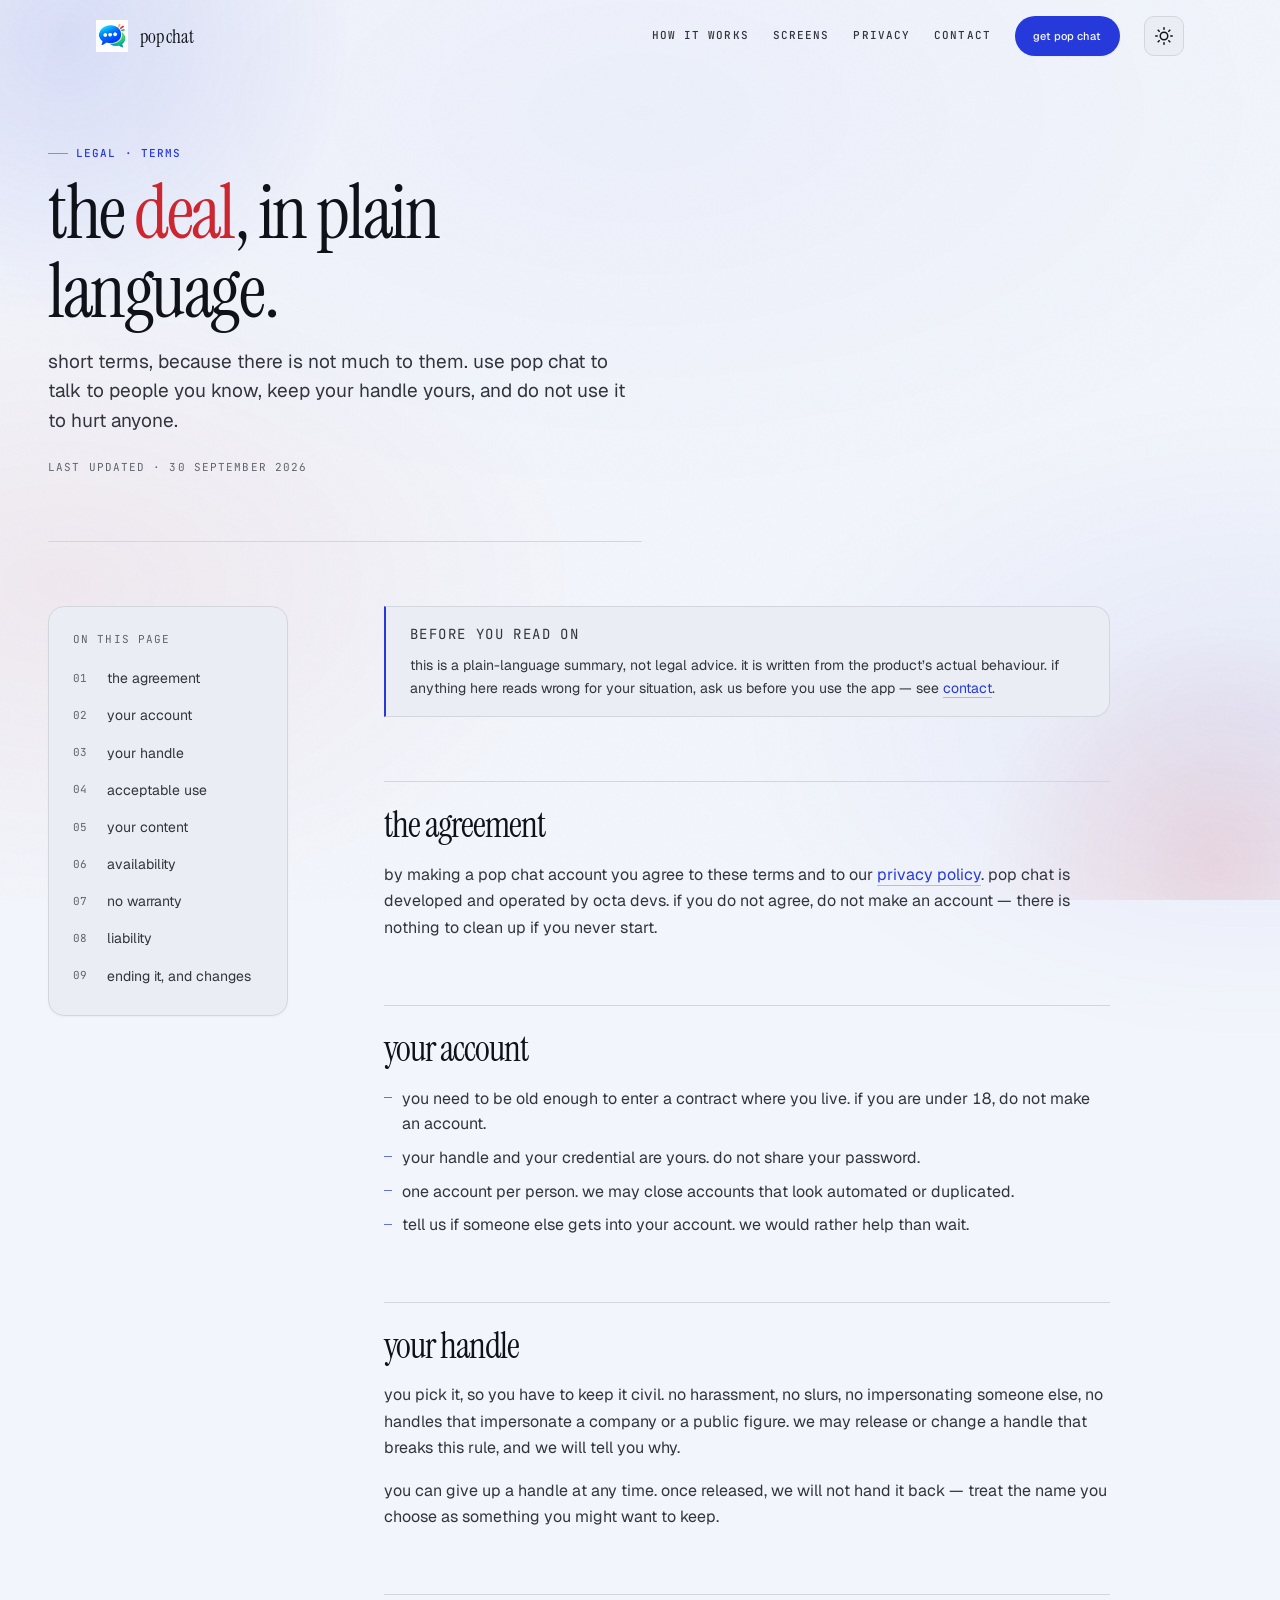
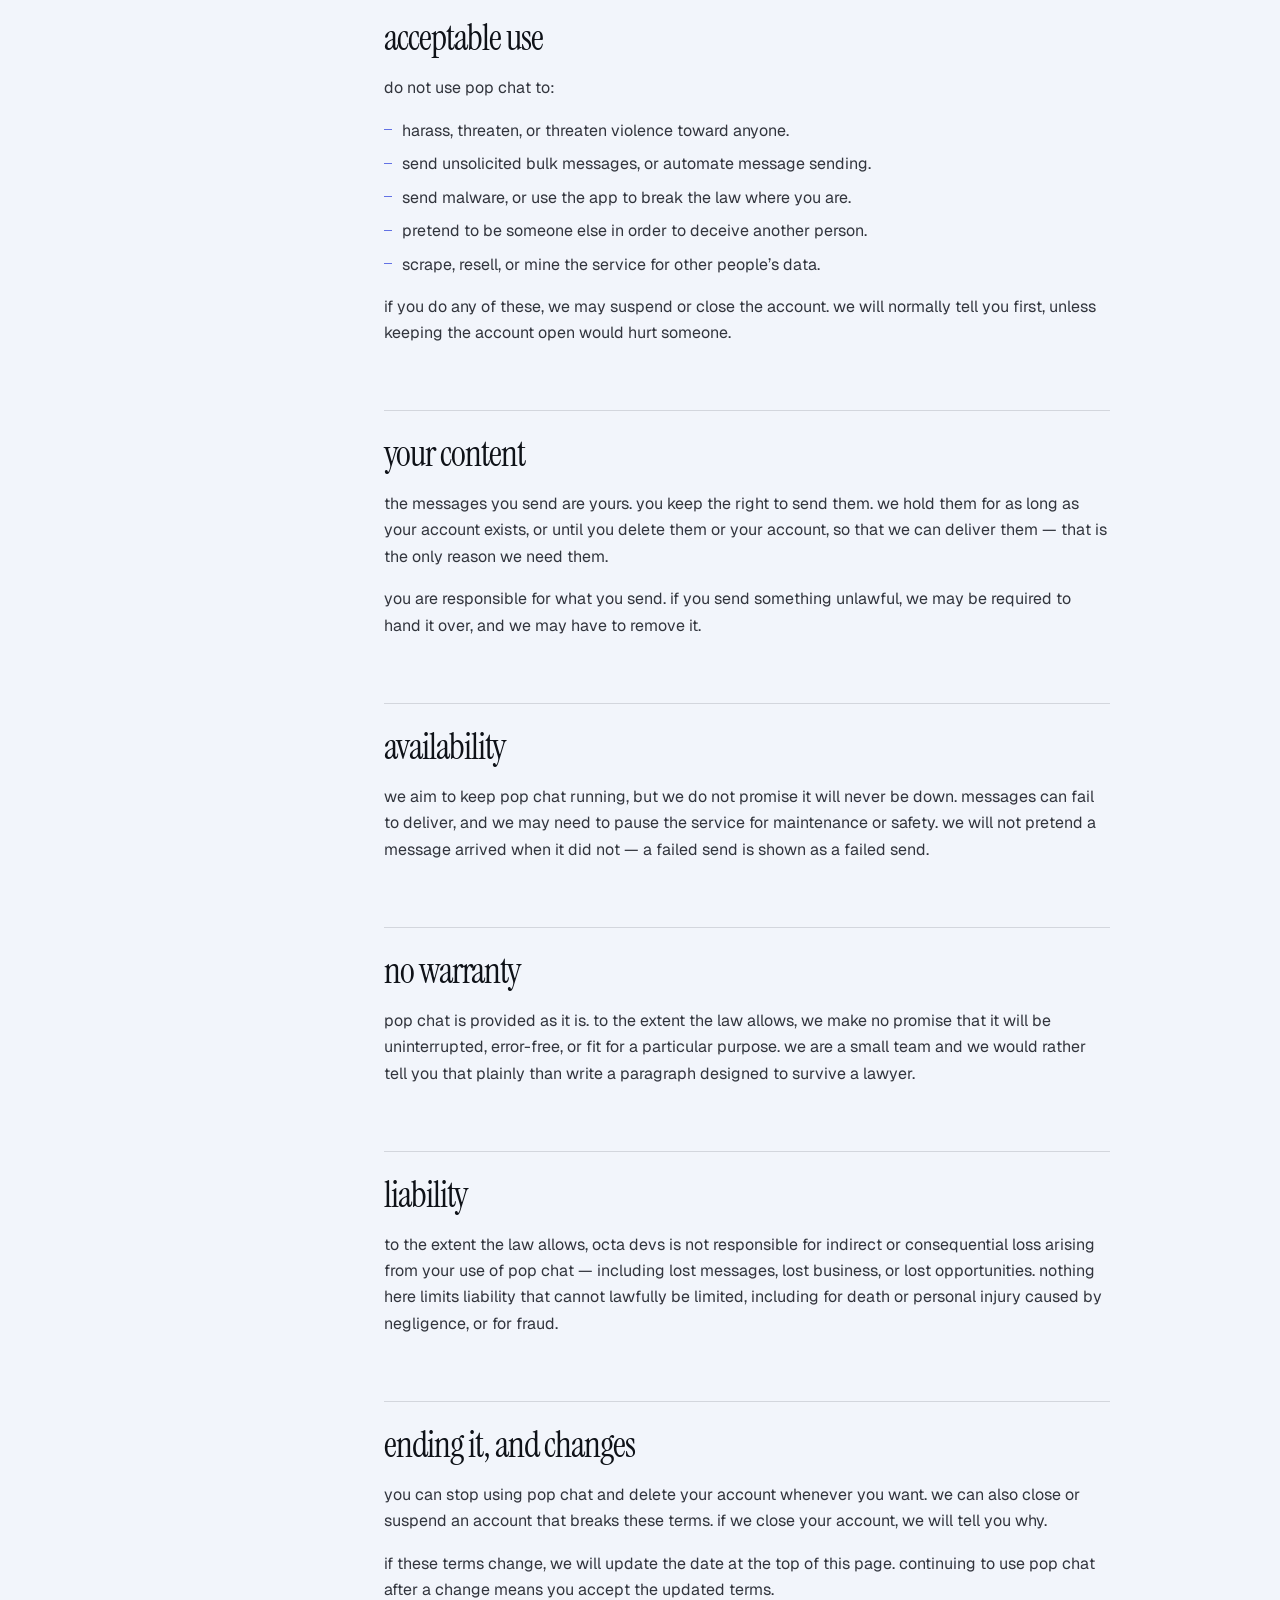
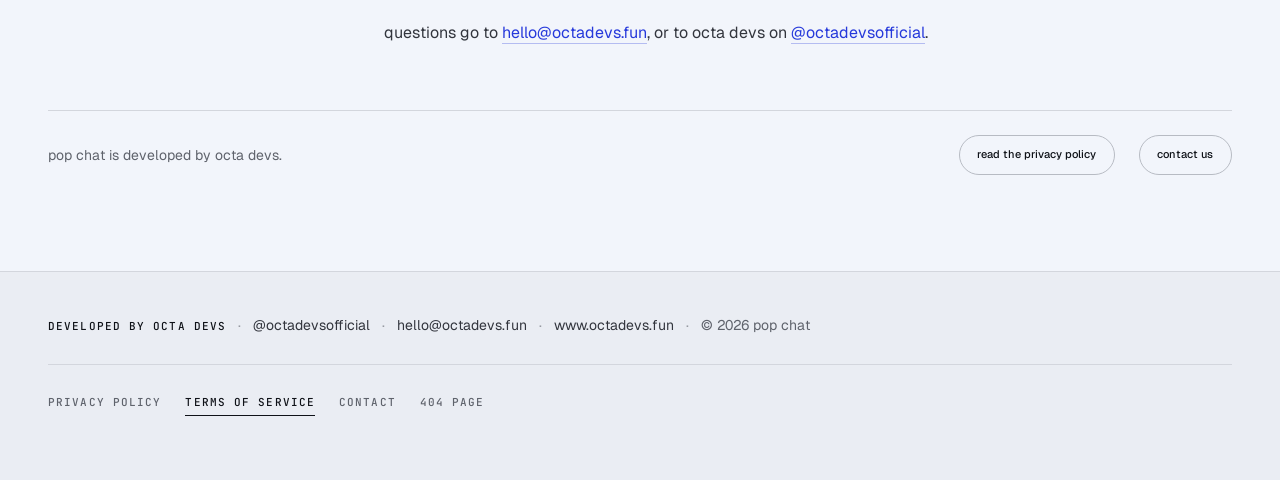
<file: terms.html>
<!DOCTYPE html>
<html lang="en" class="no-js">
<head>
  <meta charset="UTF-8" />
  <meta name="viewport" content="width=device-width, initial-scale=1, viewport-fit=cover" />
  <title>Terms of Service — POP Chat</title>
  <meta name="description" content="The terms for using POP Chat, written in plain language." />
  <meta name="theme-color" content="#f7f7f9" />
  <meta name="robots" content="noindex" />
  <link rel="icon" type="image/svg+xml" href="data:image/svg+xml,%3Csvg xmlns='http://www.w3.org/2000/svg' viewBox='0 0 32 32'%3E%3Ccircle cx='16' cy='16' r='16' fill='%232D2D4A'/%3E%3Ctext x='50%25' y='55%25' dominant-baseline='middle' text-anchor='middle' font-family='system-ui, sans-serif' font-weight='700' font-size='18' fill='white'%3Epop%3C/text%3E%3C/svg%3E" />
  <link rel="icon" type="image/jpeg" href="pop no name.jpg" sizes="32x32" />
  <link rel="apple-touch-icon" href="pop no name.jpg" />
  <link rel="manifest" href="data:application/json,%7B%22name%22%3A%22POP Chat%22%2C%22short_name%22%3A%22POP Chat%22%2C%22icons%22%3A%5B%7B%22src%22%3A%22pop%20no%20name.jpg%22%2C%22sizes%22%3A%22192x192%22%2C%22type%22%3A%22image/jpeg%22%7D%5D%7D" />
  <link rel="preconnect" href="https://fonts.googleapis.com" />
  <link rel="preconnect" href="https://fonts.gstatic.com" crossorigin />
  <link href="https://fonts.googleapis.com/css2?family=Instrument+Serif:ital@0;1&family=Geist:wght@400;500;600&family=JetBrains+Mono:wght@400;500&display=swap" rel="stylesheet" />
  <link rel="stylesheet" href="styles.css" />
  <link rel="stylesheet" href="pages.css" />
</head>
<body>
  <!-- Animated backgrounds -->
  <div class="bg-aurora" aria-hidden="true"></div>
  <div class="bg-orbs" aria-hidden="true"></div>
  <div class="bg-noise" aria-hidden="true"></div>

  <a class="skip-link" href="#main">Skip to content</a>

  <header class="nav" id="nav">
    <div class="nav__inner">
      <a class="nav__brand" href="index.html" aria-label="POP Chat home">
        <img class="mark nav__mark" src="pop no name.jpg" alt="" width="32" height="32" />
        <span class="wordmark">pop chat</span>
      </a>

      <nav class="nav__links" aria-label="Primary">
        <a class="nav__link" href="index.html#how">how it works</a>
        <a class="nav__link" href="index.html#screens">screens</a>
        <a class="nav__link" href="privacy.html">privacy</a>
        <a class="nav__link" href="contact.html">contact</a>
      </nav>

      <a class="btn btn--primary btn--sm" href="index.html#get">get pop chat</a>

      <button class="btn btn--quiet btn--sm theme-toggle" id="themeToggle" type="button" aria-label="Switch to dark mode" title="Toggle theme">
        <svg class="theme-toggle__icon theme-toggle__icon--sun" width="18" height="18" viewBox="0 0 24 24" fill="none" stroke="currentColor" stroke-width="2" stroke-linecap="round" stroke-linejoin="round" aria-hidden="true"><circle cx="12" cy="12" r="5"/><path d="M12 1v2M12 21v2M4.22 4.22l1.42 1.42M18.36 18.36l1.42 1.42M1 12h2M21 12h2M4.22 19.78l1.42-1.42M18.36 5.64l1.42-1.42"/></svg>
        <svg class="theme-toggle__icon theme-toggle__icon--moon" width="18" height="18" viewBox="0 0 24 24" fill="none" stroke="currentColor" stroke-width="2" stroke-linecap="round" stroke-linejoin="round" aria-hidden="true"><path d="M21 12.79A9 9 0 1 1 11.21 3 7 7 0 0 0 21 12.79z"/></svg>
      </button>

      <button class="nav__toggle" id="navToggle" type="button" aria-expanded="false" aria-controls="sheet" aria-label="Open menu">
        <span class="nav__bars" aria-hidden="true"><i></i><i></i></span>
      </button>

      <span class="nav__progress" id="navProgress" aria-hidden="true"></span>
    </div>
  </header>

  <div class="sheet" id="sheet" hidden>
    <a class="sheet__link" href="index.html#how">how it works</a>
    <a class="sheet__link" href="index.html#screens">screens</a>
    <a class="sheet__link" href="privacy.html">privacy</a>
    <a class="sheet__link" href="terms.html" aria-current="page">terms</a>
    <a class="sheet__link" href="contact.html">contact</a>
    <a class="btn btn--primary sheet__cta" href="index.html#get">get pop chat</a>

    <button class="theme-toggle theme-toggle--sheet" id="themeToggleSheet" type="button" aria-label="Switch to dark mode" title="Toggle theme">
      <svg class="theme-toggle__icon theme-toggle__icon--sun" width="20" height="20" viewBox="0 0 24 24" fill="none" stroke="currentColor" stroke-width="2" stroke-linecap="round" stroke-linejoin="round" aria-hidden="true"><circle cx="12" cy="12" r="5"/><path d="M12 1v2M12 21v2M4.22 4.22l1.42 1.42M18.36 18.36l1.42 1.42M1 12h2M21 12h2M4.22 19.78l1.42-1.42M18.36 5.64l1.42-1.42"/></svg>
      <svg class="theme-toggle__icon theme-toggle__icon--moon" width="20" height="20" viewBox="0 0 24 24" fill="none" stroke="currentColor" stroke-width="2" stroke-linecap="round" stroke-linejoin="round" aria-hidden="true"><path d="M21 12.79A9 9 0 1 1 11.21 3 7 7 0 0 0 21 12.79z"/></svg>
      <span class="theme-toggle__label">Dark mode</span>
    </button>
  </div>

  <main id="main" class="page">
    <div class="page__inner">
      <div class="page-head">
        <p class="eyebrow">legal &middot; terms</p>
        <h1 class="page-title">the <em>deal</em>, in plain language.</h1>
        <p class="page-lede">
          short terms, because there is not much to them. use pop chat to talk to
          people you know, keep your handle yours, and do not use it to hurt anyone.
        </p>
        <p class="page-meta">last updated &middot; 30 september 2026</p>
      </div>

      <div class="page-body">
        <aside class="page-toc">
          <p class="page-toc__label">on this page</p>
          <nav aria-label="Contents">
            <ol>
              <li><a href="#agreement">the agreement</a></li>
              <li><a href="#account">your account</a></li>
              <li><a href="#handle">your handle</a></li>
              <li><a href="#use">acceptable use</a></li>
              <li><a href="#content">your content</a></li>
              <li><a href="#availability">availability</a></li>
              <li><a href="#warranty">no warranty</a></li>
              <li><a href="#liability">liability</a></li>
              <li><a href="#ending">ending it, and changes</a></li>
            </ol>
          </nav>
        </aside>

        <div class="prose">
          <div class="note reveal">
            <p class="note__label">before you read on</p>
            <p>
              this is a plain-language summary, not legal advice. it is written from
              the product&rsquo;s actual behaviour. if anything here reads wrong for
              your situation, ask us before you use the app — see
              <a href="contact.html">contact</a>.
            </p>
          </div>

          <h2 id="agreement">the agreement</h2>
          <p>
            by making a pop chat account you agree to these terms and to our
            <a href="privacy.html">privacy policy</a>. pop chat is developed and
            operated by octa devs. if you do not agree, do not make an account —
            there is nothing to clean up if you never start.
          </p>

          <h2 id="account">your account</h2>
          <ul>
            <li>you need to be old enough to enter a contract where you live. if you are under 18, do not make an account.</li>
            <li>your handle and your credential are yours. do not share your password.</li>
            <li>one account per person. we may close accounts that look automated or duplicated.</li>
            <li>tell us if someone else gets into your account. we would rather help than wait.</li>
          </ul>

          <h2 id="handle">your handle</h2>
          <p>
            you pick it, so you have to keep it civil. no harassment, no slurs, no
            impersonating someone else, no handles that impersonate a company or a
            public figure. we may release or change a handle that breaks this rule,
            and we will tell you why.
          </p>
          <p>
            you can give up a handle at any time. once released, we will not hand it
            back — treat the name you choose as something you might want to keep.
          </p>

          <h2 id="use">acceptable use</h2>
          <p>do not use pop chat to:</p>
          <ul>
            <li>harass, threaten, or threaten violence toward anyone.</li>
            <li>send unsolicited bulk messages, or automate message sending.</li>
            <li>send malware, or use the app to break the law where you are.</li>
            <li>pretend to be someone else in order to deceive another person.</li>
            <li>scrape, resell, or mine the service for other people&rsquo;s data.</li>
          </ul>
          <p>
            if you do any of these, we may suspend or close the account. we will
            normally tell you first, unless keeping the account open would hurt
            someone.
          </p>

          <h2 id="content">your content</h2>
          <p>
            the messages you send are yours. you keep the right to send them. we
            hold them for as long as your account exists, or until you delete them or
            your account, so that we can deliver them — that is the only reason we
            need them.
          </p>
          <p>
            you are responsible for what you send. if you send something unlawful, we
            may be required to hand it over, and we may have to remove it.
          </p>

          <h2 id="availability">availability</h2>
          <p>
            we aim to keep pop chat running, but we do not promise it will never be
            down. messages can fail to deliver, and we may need to pause the service
            for maintenance or safety. we will not pretend a message arrived when it
            did not — a failed send is shown as a failed send.
          </p>

          <h2 id="warranty">no warranty</h2>
          <p>
            pop chat is provided as it is. to the extent the law allows, we make no
            promise that it will be uninterrupted, error-free, or fit for a
            particular purpose. we are a small team and we would rather tell you
            that plainly than write a paragraph designed to survive a lawyer.
          </p>

          <h2 id="liability">liability</h2>
          <p>
            to the extent the law allows, octa devs is not responsible for indirect
            or consequential loss arising from your use of pop chat — including lost
            messages, lost business, or lost opportunities. nothing here limits
            liability that cannot lawfully be limited, including for death or personal
            injury caused by negligence, or for fraud.
          </p>

          <h2 id="ending">ending it, and changes</h2>
          <p>
            you can stop using pop chat and delete your account whenever you want.
            we can also close or suspend an account that breaks these terms. if we
            close your account, we will tell you why.
          </p>
          <p>
            if these terms change, we will update the date at the top of this page.
            continuing to use pop chat after a change means you accept the updated
            terms.
          </p>
          <p>
            questions go to <a href="mailto:hello@octadevs.fun">hello@octadevs.fun</a>,
            or to octa devs on
            <a href="https://instagram.com/octadevsofficial" rel="noopener noreferrer">@octadevsofficial</a>.
          </p>
        </div>
      </div>

      <div class="page-foot">
        <p class="page-foot__note">pop chat is developed by octa devs.</p>
        <a class="btn btn--quiet btn--sm" href="privacy.html">read the privacy policy</a>
        <a class="btn btn--quiet btn--sm" href="contact.html">contact us</a>
      </div>
    </div>
  </main>

  <footer class="foot">
    <div class="foot__inner">
      <p class="foot__line">
        <span class="foot__dev">developed by octa devs</span>
        <span class="foot__sep" aria-hidden="true">&middot;</span>
        <a class="foot__link" href="https://instagram.com/octadevsofficial" rel="noopener noreferrer">@octadevsofficial</a>
        <span class="foot__sep" aria-hidden="true">&middot;</span>
        <a class="foot__link" href="mailto:hello@octadevs.fun">hello@octadevs.fun</a>
        <span class="foot__sep" aria-hidden="true">&middot;</span>
        <a class="foot__link" href="https://www.octadevs.fun" rel="noopener noreferrer">www.octadevs.fun</a>
        <span class="foot__sep" aria-hidden="true">&middot;</span>
        <span>&copy; 2026 pop chat</span>
      </p>

      <nav class="foot__legal" aria-label="Legal">
        <a href="privacy.html">privacy policy</a>
        <a href="terms.html" aria-current="page">terms of service</a>
        <a href="contact.html">contact</a>
        <a href="404.html">404 page</a>
      </nav>
    </div>
  </footer>

  <script src="main.js"></script>
</body>
</html>
</file>
<file: styles.css>
/* Hallmark · pre-emit critique: P5 H5 E4 S5 R5 V5
 * Hallmark · genre: atmospheric · macrostructure: Marquee Hero (centred-logo variant)
 * theme: Lumen · drop: day (Day Foundry — cool bone canvas, deep indigo refracts)
 * enrichment: apparatus · thread indicator (hand-built CSS, one per page) + centred brand mark
 * nav: N5 Floating pill → replaced by edge bar w/ link row (subpages require real links)
 * footer: Ft4 Inline single line + legal link row
 * Day Foundry physics: NO perpetual motion. apparatus reveals once, then rests.
 */

/* ═══ Tokens · Lumen Day Foundry ═══════════════════════════ */
/* Light theme (default) */
:root,
[data-theme="light"] {
  --color-paper:        oklch(97% 0.008 265);
  --color-paper-2:      oklch(94.5% 0.009 265);
  --color-paper-3:      oklch(91% 0.010 265);
  --color-rule:         oklch(87.5% 0.010 265);
  --color-rule-2:       oklch(79% 0.012 265);
  --color-ink:          oklch(18% 0.014 265);
  --color-ink-2:        oklch(33% 0.014 265);
  --color-muted:        oklch(50% 0.014 265);
  --color-accent:       oklch(46% 0.24 268);
  --color-accent-2:     oklch(55% 0.20 24);
  --color-accent-ink:   oklch(98% 0.004 265);
  --color-glow:         oklch(58% 0.22 268 / 0.28);
  --color-glow-2:       oklch(58% 0.22 268 / 0.12);
  --color-paper-emit:   oklch(46% 0.24 268 / 0.03);
  --color-emit-card:    oklch(46% 0.24 268 / 0.045);
  --color-emit-card-hi: oklch(46% 0.24 268 / 0.10);
  --color-sheen:        oklch(100% 0 0 / 0.55);
  --rule-blueprint:     oklch(18% 0.014 265 / 0.045);
  --color-focus:        oklch(46% 0.24 268);

  /* Semantic aliases for easier theming */
  --bg-primary:   var(--color-paper);
  --bg-secondary: var(--color-paper-2);
  --bg-tertiary:  var(--color-paper-3);
  --border-subtle: var(--color-rule);
  --border-strong: var(--color-rule-2);
  --text-primary: var(--color-ink);
  --text-secondary: var(--color-ink-2);
  --text-muted: var(--color-muted);
  --accent-primary: var(--color-accent);
  --accent-secondary: var(--color-accent-2);
}

/* Dark theme */
[data-theme="dark"] {
  --color-paper:        oklch(12% 0.008 265);
  --color-paper-2:      oklch(15% 0.009 265);
  --color-paper-3:      oklch(18% 0.010 265);
  --color-rule:         oklch(25% 0.010 265);
  --color-rule-2:       oklch(35% 0.012 265);
  --color-ink:          oklch(95% 0.004 265);
  --color-ink-2:        oklch(80% 0.010 265);
  --color-muted:        oklch(55% 0.014 265);
  --color-accent:       oklch(65% 0.22 268);
  --color-accent-2:     oklch(70% 0.18 24);
  --color-accent-ink:   oklch(12% 0.008 265);
  --color-glow:         oklch(65% 0.22 268 / 0.35);
  --color-glow-2:       oklch(65% 0.22 268 / 0.15);
  --color-paper-emit:   oklch(65% 0.22 268 / 0.05);
  --color-emit-card:    oklch(65% 0.22 268 / 0.07);
  --color-emit-card-hi: oklch(65% 0.22 268 / 0.14);
  --color-sheen:        oklch(100% 0 0 / 0.15);
  --rule-blueprint:     oklch(95% 0.004 265 / 0.04);
  --color-focus:        oklch(65% 0.22 268);

  --bg-primary:   var(--color-paper);
  --bg-secondary: var(--color-paper-2);
  --bg-tertiary:  var(--color-paper-3);
  --border-subtle: var(--color-rule);
  --border-strong: var(--color-rule-2);
  --text-primary: var(--color-ink);
  --text-secondary: var(--color-ink-2);
  --text-muted: var(--color-muted);
  --accent-primary: var(--color-accent);
  --accent-secondary: var(--color-accent-2);
}

/* Theme transition */
*,
*::before,
*::after {
  transition:
    background-color var(--dur-mid) var(--ease-out),
    border-color var(--dur-mid) var(--ease-out),
    color var(--dur-mid) var(--ease-out),
    box-shadow var(--dur-mid) var(--ease-out);
}

/* Disable transitions during theme switch to prevent flash */
[data-theme-transitioning] *,
[data-theme-transitioning] *::before,
[data-theme-transitioning] *::after {
  transition-duration: 0ms !important;
}

/* ═══ Shared tokens (not theme-specific) ════════════════════════ */
:root {
  --font-display: "Instrument Serif", "Tiempos Headline", ui-serif, Georgia, serif;
  --font-body:    "Geist", ui-sans-serif, system-ui, sans-serif;
  --font-mono:    "JetBrains Mono", ui-monospace, monospace;

  --text-xs:   0.6875rem;
  --text-sm:   0.875rem;
  --text-base: 1rem;
  --text-md:   1.1875rem;
  --text-lg:   1.5rem;
  --text-xl:   1.9375rem;
  --text-display: clamp(2.5rem, 5.4vw + 0.5rem, 4.75rem);
  --text-title:   clamp(2rem, 3.6vw + 0.4rem, 3.25rem);
  --text-sub:     clamp(1.5rem, 2.4vw + 0.3rem, 2.25rem);

  --space-3xs: 0.125rem;
  --space-2xs: 0.25rem;
  --space-xs:  0.5rem;
  --space-sm:  0.75rem;
  --space-md:  1rem;
  --space-lg:  1.5rem;
  --space-xl:  2.5rem;
  --space-2xl: 4rem;
  --space-3xl: 6rem;
  --space-4xl: 8rem;

  --page-max: 74rem;
  --page-gutter: clamp(1.25rem, 4.5vw, 3rem);
  --banner-height: 4.5rem;
  --radius-card: 16px;
  --radius-btn: 999px;
  --tracking-micro: 0.10em;

  --ease-out:    cubic-bezier(0.16, 1, 0.3, 1);
  --ease-soft:   cubic-bezier(0.32, 0.08, 0.24, 1);
  --dur-micro:   120ms;
  --dur-short:   220ms;
  --dur-mid:     420ms;
  --dur-long:    680ms;

  --z-base: 1;
  --z-raised: 10;
  --z-sheet: 200;
  --z-nav: 300;
  --z-skip: 500;

  --shadow-card: 0 1px 2px oklch(18% 0.014 265 / 0.04);
  --shadow-lift: 0 18px 40px -24px oklch(18% 0.014 265 / 0.28);
  --shadow-pop:  0 28px 60px -30px oklch(18% 0.014 265 / 0.34);
}

/* ═══ Base · two registers: lowercase prose, UPPERCASE mono labels ═══ */
*, *::before, *::after { box-sizing: border-box; }

html {
  overflow-x: clip;
  scroll-behavior: smooth;
  scroll-padding-top: calc(var(--banner-height) + var(--space-lg));
  -webkit-text-size-adjust: 100%;
}

body {
  margin: 0;
  overflow-x: clip;
  background: var(--color-paper);
  color: var(--color-ink-2);
  font-family: var(--font-body);
  font-weight: 400;
  font-size: var(--text-base);
  line-height: 1.6;
  text-transform: lowercase;
  font-variant-numeric: tabular-nums;
  -webkit-font-smoothing: antialiased;
}

img { display: block; max-width: 100%; height: auto; }
a { color: inherit; text-decoration: none; }
button { font: inherit; color: inherit; background: none; border: 0; cursor: pointer; }
h1, h2, h3, h4, p, ul, ol, dl, dd, figure, table { margin: 0; }
ul, ol { padding: 0; list-style: none; }
table { border-collapse: collapse; width: 100%; }
em { font-style: normal; }
strong { font-weight: 600; color: var(--color-ink); }

:focus-visible { outline: 2px solid var(--color-focus); outline-offset: 3px; border-radius: 3px; }

.skip-link {
  position: absolute;
  left: var(--space-md);
  top: -120px;
  z-index: var(--z-skip);
  display: inline-flex;
  align-items: center;
  min-height: 40px;
  padding: var(--space-xs) var(--space-md);
  background: var(--color-accent);
  color: var(--color-accent-ink);
  font-family: var(--font-mono);
  font-size: var(--text-xs);
  letter-spacing: var(--tracking-micro);
  text-transform: uppercase;
  border-radius: var(--radius-btn);
}
.skip-link:focus { top: var(--space-md); }

.visually-hidden {
  position: absolute;
  width: 1px;
  height: 1px;
  margin: -1px;
  padding: 0;
  overflow: hidden;
  clip: rect(0 0 0 0);
  clip-path: inset(50%);
  white-space: nowrap;
  border: 0;
}

/* ═══ Registers ════════════════════════════════════════════ */
.eyebrow,
.meter__label,
.card__label,
.stage__num,
.shot__hint,
.shot__cap,
.nav__link,
.foot__dev,
.foot__legal a,
.kv__val {
  font-family: var(--font-mono);
  font-size: var(--text-xs);
  font-weight: 500;
  letter-spacing: var(--tracking-micro);
  text-transform: uppercase;
}

.eyebrow {
  display: inline-flex;
  align-items: center;
  gap: var(--space-xs);
  color: var(--color-accent);
}
.eyebrow::before {
  content: "";
  width: 1.25rem;
  height: 1px;
  background: currentColor;
  opacity: 0.5;
}

.wordmark {
  font-family: var(--font-display);
  font-size: var(--text-md);
  letter-spacing: -0.01em;
  color: var(--color-ink);
  line-height: 1;
}

/* The logo jpgs carry a near-white ground; multiply drops it into the canvas. */
.mark { mix-blend-mode: multiply; }
.nav__mark { width: 2rem; height: 2rem; }

/* Dark mode: logo images have dark art on white ground.
   multiply works in light mode (white becomes transparent).
   In dark mode, invert makes dark art light and white bg dark. */
[data-theme="dark"] .mark {
  mix-blend-mode: normal;
  filter: invert(1) contrast(1.2);
}

/* ═══ Buttons ══════════════════════════════════════════════ */
.btn {
  display: inline-flex;
  align-items: center;
  justify-content: center;
  gap: var(--space-xs);
  min-height: 44px;
  padding: 0.7rem 1.5rem;
  border: 1px solid transparent;
  border-radius: var(--radius-btn);
  font-family: var(--font-body);
  font-size: var(--text-sm);
  font-weight: 500;
  line-height: 1;
  white-space: nowrap;
  cursor: pointer;
  transition:
    background-color var(--dur-short) var(--ease-soft),
    border-color var(--dur-short) var(--ease-soft),
    color var(--dur-short) var(--ease-soft),
    box-shadow var(--dur-short) var(--ease-soft),
    transform var(--dur-micro) var(--ease-soft);
}
.btn--primary {
  background: var(--color-accent);
  color: var(--color-accent-ink);
  box-shadow: var(--shadow-card);
}
.btn--primary:hover,
.btn--primary:focus-visible {
  background: oklch(41% 0.24 268);
  box-shadow: 0 0 0 4px var(--color-glow-2);
}
.btn--primary:active { transform: translateY(1px); }

.btn--quiet {
  background: transparent;
  color: var(--color-ink);
  border-color: var(--color-rule-2);
}
.btn--quiet:hover,
.btn--quiet:focus-visible {
  border-color: var(--color-ink);
  background: oklch(100% 0 0 / 0.7);
}
.btn--quiet:active { transform: translateY(1px); }

.btn--sm { min-height: 40px; padding: 0.5rem 1.1rem; font-size: var(--text-xs); }
.btn--lg { min-height: 52px; padding: 0.9rem 1.85rem; font-size: var(--text-base); }

.btn:disabled,
.btn[aria-disabled="true"] {
  opacity: 0.45;
  cursor: not-allowed;
  box-shadow: none;
  transform: none;
}

/* ═══ Theme Toggle ═════════════════════════════════════════ */
.theme-toggle {
  display: inline-grid;
  place-items: center;
  width: 40px;
  height: 40px;
  border: 1px solid var(--border-subtle);
  border-radius: 10px;
  color: var(--text-primary);
  background: var(--bg-secondary);
  transition:
    border-color var(--dur-short) var(--ease-out),
    background-color var(--dur-short) var(--ease-out),
    transform var(--dur-micro) var(--ease-out);
}
.theme-toggle:hover {
  border-color: var(--border-strong);
  background: var(--bg-tertiary);
}
.theme-toggle:active {
  transform: scale(0.95);
}
.theme-toggle__icon {
  position: absolute;
  transition:
    opacity var(--dur-short) var(--ease-out),
    transform var(--dur-short) var(--ease-out);
}
.theme-toggle__icon--sun {
  opacity: 1;
  transform: rotate(0deg) scale(1);
}
.theme-toggle__icon--moon {
  opacity: 0;
  transform: rotate(-90deg) scale(0.8);
}
[data-theme="dark"] .theme-toggle__icon--sun {
  opacity: 0;
  transform: rotate(90deg) scale(0.8);
}
[data-theme="dark"] .theme-toggle__icon--moon {
  opacity: 1;
  transform: rotate(0deg) scale(1);
}
.theme-toggle:focus-visible {
  outline: 2px solid var(--color-focus);
  outline-offset: 2px;
}

/* Sheet (mobile) theme toggle variant */
.theme-toggle--sheet {
  display: inline-flex;
  align-items: center;
  justify-content: center;
  gap: var(--space-sm);
  width: 100%;
  height: 48px;
  margin-top: var(--space-md);
  padding: 0 var(--space-md);
  border: 1px solid var(--border-subtle);
  border-radius: var(--radius-btn);
  color: var(--text-primary);
  background: var(--bg-secondary);
  font-family: var(--font-mono);
  font-size: var(--text-xs);
  font-weight: 500;
  letter-spacing: var(--tracking-micro);
  text-transform: uppercase;
  transition:
    border-color var(--dur-short) var(--ease-out),
    background-color var(--dur-short) var(--ease-out);
}
.theme-toggle--sheet:hover {
  border-color: var(--border-strong);
  background: var(--bg-tertiary);
}
.theme-toggle--sheet:focus-visible {
  outline: 2px solid var(--color-focus);
  outline-offset: 2px;
}
.theme-toggle--sheet .theme-toggle__icon {
  position: static;
  transform: none !important;
  opacity: 1 !important;
}
[data-theme="dark"] .theme-toggle--sheet .theme-toggle__icon--sun {
  display: none;
}
[data-theme="light"] .theme-toggle--sheet .theme-toggle__icon--moon {
  display: none;
}

/* ═══ Loader / Skeleton Screen ══════════════════════════════ */
.loader {
  position: fixed;
  inset: 0;
  z-index: 1000;
  background: var(--bg-primary);
  display: grid;
  place-items: center;
  transition:
    opacity var(--dur-long) var(--ease-out),
    visibility var(--dur-long) var(--ease-out);
}
.loader.is-hidden {
  opacity: 0;
  visibility: hidden;
  pointer-events: none;
}
.loader__inner {
  display: grid;
  gap: var(--space-lg);
  justify-items: center;
  text-align: center;
}
.loader__mark {
  width: 80px;
  height: 80px;
  background:
    radial-gradient(60% 60% at 50% 0%, var(--color-emit-card) 0%, transparent 70%),
    var(--bg-secondary);
  border: 1px solid var(--border-subtle);
  border-radius: 16px;
  animation: loader-pulse 1.6s var(--ease-soft) infinite;
}
@keyframes loader-pulse {
  0%, 100% { box-shadow: 0 0 0 0 var(--color-glow-2); }
  50% { box-shadow: 0 0 0 12px var(--color-glow-2); }
}
.loader__text {
  display: grid;
  gap: var(--space-2xs);
  width: 100%;
  max-width: 160px;
}
.loader__bar {
  height: 8px;
  border-radius: 4px;
  background: linear-gradient(90deg, var(--bg-tertiary) 25%, var(--bg-secondary) 50%, var(--bg-tertiary) 75%);
  background-size: 200% 100%;
  animation: loader-shimmer 1.4s var(--ease-out) infinite;
}
.loader__bar:nth-child(2) { width: 70%; animation-delay: 0.1s; }
.loader__bar:nth-child(3) { width: 45%; animation-delay: 0.2s; }
@keyframes loader-shimmer {
  0% { background-position: 200% 0; }
  100% { background-position: -200% 0; }
}

/* Skeleton loaders for content */
.skeleton {
  background: linear-gradient(90deg, var(--bg-tertiary) 25%, var(--bg-secondary) 50%, var(--bg-tertiary) 75%);
  background-size: 200% 100%;
  animation: loader-shimmer 1.4s var(--ease-out) infinite;
  border-radius: 4px;
}
.skeleton--text {
  height: 1em;
  width: 100%;
}
.skeleton--title {
  height: 2.5rem;
  width: 60%;
  max-width: 300px;
  border-radius: 2px;
}
.skeleton--card {
  aspect-ratio: 9/16;
  border-radius: var(--radius-card);
}
.skeleton--circle {
  width: 48px;
  height: 48px;
  border-radius: 50%;
}
.skeleton--btn {
  width: 140px;
  height: 44px;
  border-radius: var(--radius-btn);
}

/* ═══ Nav · edge bar with link row ═════════════════════════ */
.nav {
  position: fixed;
  inset: 0 0 auto;
  z-index: var(--z-nav);
  background: transparent;
  border-bottom: 1px solid transparent;
  transition:
    background-color var(--dur-short) var(--ease-out),
    border-color var(--dur-short) var(--ease-out),
    box-shadow var(--dur-short) var(--ease-out);
}
.nav.is-scrolled {
  background: var(--color-paper);
  border-bottom-color: var(--color-rule);
  box-shadow: 0 1px 0 oklch(18% 0.014 265 / 0.02);
}
.nav__inner {
  position: relative;
  max-width: var(--page-max);
  margin: 0 auto;
  padding-inline: var(--page-gutter);
  min-height: var(--banner-height);
  display: flex;
  align-items: center;
  gap: var(--space-lg);
}
.nav__brand {
  display: inline-flex;
  align-items: center;
  gap: var(--space-sm);
  margin-right: auto;
  min-width: 0;
  padding-block: var(--space-xs);
}
.nav__links {
  display: none;
  align-items: center;
  gap: var(--space-lg);
}
.nav__link {
  position: relative;
  color: var(--color-ink-2);
  padding-block: 0.35rem;
  transition: color var(--dur-short) var(--ease-out);
}
.nav__link::after {
  content: "";
  position: absolute;
  left: 0;
  right: 0;
  bottom: 0;
  height: 1px;
  background: currentColor;
  transform: scaleX(0);
  transform-origin: left;
  transition: transform var(--dur-mid) var(--ease-soft);
}
.nav__link:hover,
.nav__link:focus-visible { color: var(--color-ink); }
.nav__link:hover::after,
.nav__link:focus-visible::after { transform: scaleX(1); }
.nav__link[aria-current="page"] { color: var(--color-ink); }
.nav__link[aria-current="page"]::after { transform: scaleX(1); }

.nav__toggle {
  display: inline-grid;
  place-items: center;
  width: 40px;
  height: 40px;
  margin-right: calc(var(--space-2xs) * -1);
  border: 1px solid var(--color-rule);
  border-radius: 10px;
  color: var(--color-ink);
  transition: border-color var(--dur-short) var(--ease-out), background-color var(--dur-short) var(--ease-out);
}
.nav__toggle:hover { border-color: var(--color-rule-2); background: oklch(100% 0 0 / 0.7); }
.nav__bars { display: grid; gap: 5px; width: 17px; }
.nav__bars i {
  display: block;
  height: 1.5px;
  background: currentColor;
  border-radius: 1px;
  transition: transform var(--dur-short) var(--ease-soft), opacity var(--dur-short) var(--ease-soft);
}
.nav__toggle[aria-expanded="true"] .nav__bars i:first-child { transform: translateY(3.25px) rotate(45deg); }
.nav__toggle[aria-expanded="true"] .nav__bars i:last-child { transform: translateY(-3.25px) rotate(-45deg); }

/* Scroll progress hairline */
.nav__progress {
  position: absolute;
  left: 0;
  right: 0;
  bottom: -1px;
  height: 1.5px;
  background: var(--color-accent);
  transform: scaleX(var(--progress, 0));
  transform-origin: left;
  opacity: 0.85;
}

/* Mobile sheet */
.sheet {
  position: fixed;
  inset: var(--banner-height) 0 auto;
  z-index: var(--z-sheet);
  background: var(--color-paper);
  border-bottom: 1px solid var(--color-rule);
  box-shadow: var(--shadow-pop);
  padding: var(--space-md) var(--page-gutter) var(--space-lg);
  display: grid;
  gap: var(--space-2xs);
  opacity: 0;
  transform: translateY(-8px);
  transition:
    opacity var(--dur-mid) var(--ease-soft),
    transform var(--dur-mid) var(--ease-soft),
    visibility 0s linear var(--dur-mid);
  visibility: hidden;
}
.sheet.is-open {
  opacity: 1;
  transform: none;
  visibility: visible;
  transition:
    opacity var(--dur-mid) var(--ease-soft),
    transform var(--dur-mid) var(--ease-soft),
    visibility 0s linear 0s;
}
.sheet__link {
  display: flex;
  align-items: center;
  justify-content: space-between;
  gap: var(--space-md);
  padding: var(--space-md) 0;
  border-bottom: 1px solid var(--color-rule);
  font-family: var(--font-display);
  font-size: var(--text-lg);
  color: var(--color-ink);
  letter-spacing: -0.015em;
}
.sheet__link::after {
  content: "→";
  font-family: var(--font-body);
  font-size: var(--text-sm);
  color: var(--color-accent);
  opacity: 0;
  transform: translateX(-6px);
  transition: opacity var(--dur-short) var(--ease-out), transform var(--dur-short) var(--ease-out);
}
.sheet__link:hover::after,
.sheet__link:focus-visible::after { opacity: 1; transform: none; }
.sheet__link[aria-current="page"] { color: var(--color-accent); }
.sheet__cta { margin-top: var(--space-md); }

@media (min-width: 62rem) {
  .nav__links { display: flex; }
  .nav__toggle, .sheet { display: none; }
  .nav__inner > .btn { display: inline-flex; }
}
@media (max-width: 61.999rem) {
  .nav__inner > .btn:not(.theme-toggle) { display: none; }
  .theme-toggle { display: inline-grid !important; visibility: visible !important; opacity: 1 !important; }
}

/* ═══ Animated Backgrounds ════════════════════════════════════ */

/* Mesh gradient background — static paint, no per-frame gradient recalc */
.bg-mesh {
  position: fixed;
  inset: 0;
  z-index: -1;
  background:
    radial-gradient(ellipse 80% 50% at 20% 10%, var(--color-paper-emit) 0%, transparent 50%),
    radial-gradient(ellipse 60% 40% at 80% 90%, var(--color-emit-card) 0%, transparent 50%),
    radial-gradient(ellipse 40% 60% at 50% 50%, var(--color-emit-card-hi) 0%, transparent 60%),
    var(--bg-primary);
}

/* Floating orbs — transform-only, promoted to its own layer */
.bg-orbs {
  position: fixed;
  inset: 0;
  z-index: -1;
  pointer-events: none;
  overflow: hidden;
  contain: strict;
}
.bg-orbs::before,
.bg-orbs::after {
  content: "";
  position: absolute;
  border-radius: 50%;
  opacity: 0.12;
  will-change: transform;
  animation: orb-float 18s var(--ease-soft) infinite;
}
.bg-orbs::before {
  width: 46vmax;
  height: 46vmax;
  background: radial-gradient(circle, var(--color-accent) 0%, transparent 70%);
  top: -20vmax;
  left: -18vmax;
  animation-delay: 0s;
}
.bg-orbs::after {
  width: 38vmax;
  height: 38vmax;
  background: radial-gradient(circle, var(--color-accent-2) 0%, transparent 70%);
  bottom: -16vmax;
  right: -14vmax;
  animation-delay: -9s;
}
@keyframes orb-float {
  0%, 100% { transform: translate3d(0, 0, 0) scale(1); }
  33%      { transform: translate3d(4vmax, -3vmax, 0) scale(1.06); }
  66%      { transform: translate3d(-2vmax, 3vmax, 0) scale(0.94); }
}

/* Animated grid lines */
.bg-grid {
  position: fixed;
  inset: 0;
  z-index: -1;
  background-image:
    linear-gradient(var(--border-subtle) 1px, transparent 1px),
    linear-gradient(90deg, var(--border-subtle) 1px, transparent 1px);
  background-size: 60px 60px;
  opacity: 0.3;
}

/* Noise texture overlay — static, no 20fps transform churn */
.bg-noise {
  position: fixed;
  inset: 0;
  z-index: -1;
  opacity: 0.02;
  pointer-events: none;
  background-image: url("data:image/svg+xml,%3Csvg viewBox='0 0 256 256' xmlns='http://www.w3.org/2000/svg'%3E%3Cfilter id='noise'%3E%3CfeTurbulence type='fractalNoise' baseFrequency='0.9' numOctaves='4' stitchTiles='stitch'/%3E%3C/filter%3E%3Crect width='100%25' height='100%25' filter='url(%23noise)'/%3E%3C/svg%3E");
}

/* Aurora — gradient painted once, movement happens on a composited layer */
.bg-aurora {
  position: fixed;
  inset: -25%;
  z-index: -2;
  pointer-events: none;
  background:
    radial-gradient(ellipse 60% 45% at 50% 25%,
      var(--color-paper-emit) 0%,
      transparent 65%),
    radial-gradient(ellipse 45% 40% at 20% 60%,
      oklch(55% 0.20 24 / 0.06) 0%,
      transparent 60%),
    radial-gradient(ellipse 45% 40% at 82% 70%,
      oklch(46% 0.24 268 / 0.06) 0%,
      transparent 60%);
  will-change: transform;
  animation: aurora-drift 30s var(--ease-soft) infinite alternate;
}
@keyframes aurora-drift {
  from { transform: translate3d(-3%, -2%, 0) scale(1); }
  to   { transform: translate3d(3%, 2%, 0) scale(1.08); }
}

/* ═══ Hero · centred brand mark ════════════════════════════ */
.hero {
  position: relative;
  overflow: clip;
  padding: calc(var(--banner-height) + var(--space-2xl)) var(--page-gutter) var(--space-3xl);
  background:
    linear-gradient(var(--rule-blueprint) 1px, transparent 1px) 0 0 / 48px 48px,
    linear-gradient(90deg, var(--rule-blueprint) 1px, transparent 1px) 0 0 / 48px 48px,
    radial-gradient(56% 46% at 50% 8%, var(--color-paper-emit) 0%, transparent 68%),
    var(--color-paper);
}
/* Soft glow that breathes over the grid — opacity only, no filter clone */
.hero::before {
  content: "";
  position: absolute;
  inset: 0;
  z-index: 0;
  pointer-events: none;
  background: radial-gradient(56% 46% at 50% 8%, var(--color-paper-emit) 0%, transparent 68%);
  will-change: opacity;
  animation: hero-glow 9s var(--ease-soft) infinite alternate;
}
@keyframes hero-glow {
  from { opacity: 0.45; }
  to   { opacity: 1; }
}
.hero__inner {
  position: relative;
  z-index: 1;
}
.hero__inner {
  max-width: 56rem;
  margin: 0 auto;
  display: grid;
  justify-items: center;
  text-align: center;
  gap: var(--space-lg);
}
.hero__mark {
  width: min(24rem, 78vw);
  filter: drop-shadow(0 14px 30px oklch(18% 0.014 265 / 0.10));
  animation: mark-in var(--dur-long) var(--ease-out) backwards;
}
@keyframes mark-in {
  from { opacity: 0; transform: translateY(10px) scale(0.975); }
  to   { opacity: 1; transform: none; }
}
.hero__title {
  font-family: var(--font-display);
  font-weight: 400;
  font-size: var(--text-display);
  line-height: 1.03;
  letter-spacing: -0.032em;
  color: var(--color-ink);
  max-width: 17ch;
  overflow-wrap: anywhere;
  animation: rise-in var(--dur-long) var(--ease-out) 140ms backwards;
}
.hero__title em {
  color: var(--color-accent-2);
  position: relative;
  white-space: nowrap;
}
.hero__title em::after {
  content: "";
  position: absolute;
  left: 0.05em;
  right: 0.05em;
  bottom: 0.04em;
  height: 1px;
  background: var(--color-accent-2);
  transform-origin: left;
  animation: pivot-underline 320ms var(--ease-soft) 900ms backwards;
}
@keyframes pivot-underline {
  from { transform: scaleX(0); }
  to   { transform: scaleX(1); }
}
@keyframes rise-in {
  from { opacity: 0; transform: translateY(14px); }
  to   { opacity: 1; transform: none; }
}
.hero__lede {
  font-size: var(--text-md);
  line-height: 1.55;
  color: var(--color-ink-2);
  max-width: 52ch;
  animation: rise-in var(--dur-long) var(--ease-out) 240ms backwards;
}
.hero__actions {
  display: flex;
  flex-wrap: wrap;
  gap: var(--space-sm);
  justify-content: center;
  animation: rise-in var(--dur-long) var(--ease-out) 340ms backwards;
}
.hero__note {
  font-family: var(--font-mono);
  font-size: var(--text-xs);
  letter-spacing: var(--tracking-micro);
  text-transform: uppercase;
  color: var(--color-muted);
  animation: rise-in var(--dur-long) var(--ease-out) 430ms backwards;
}

/* ═══ Meter strip ══════════════════════════════════════════ */
.meter {
  display: grid;
  grid-template-columns: minmax(0, 1fr);
  gap: var(--space-xs);
  padding: var(--space-md) var(--page-gutter);
  border-block: 1px solid var(--color-rule);
  background: var(--color-paper-2);
  justify-items: center;
  text-align: center;
}
.meter__label { color: var(--color-muted); }
.meter__bars {
  display: flex;
  gap: 2px;
  align-items: flex-end;
  height: 26px;
  width: 100%;
  max-width: 40rem;
}
.meter__bars > span {
  flex: 1;
  min-width: 1px;
  height: var(--h);
  background: var(--color-accent);
  opacity: 0.34;
  border-radius: 0.5px;
}
@media (min-width: 44rem) {
  .meter {
    grid-template-columns: auto minmax(0, 1fr) auto;
    align-items: center;
    gap: var(--space-lg);
    text-align: left;
  }
  .meter__label { white-space: nowrap; }
  .meter__label:last-of-type { text-align: right; }
}

/* ═══ Sections · shared heads ══════════════════════════════ */
.identity,
.thread,
.glance,
.shots,
.close {
  padding: var(--space-3xl) var(--page-gutter);
}
.identity__inner,
.thread__inner,
.glance__inner,
.shots__inner,
.close__inner {
  max-width: var(--page-max);
  margin: 0 auto;
}
.section__title {
  font-family: var(--font-display);
  font-weight: 400;
  font-size: var(--text-title);
  line-height: 1.06;
  letter-spacing: -0.03em;
  color: var(--color-ink);
  max-width: 18ch;
  margin-block: var(--space-sm) var(--space-md);
  overflow-wrap: anywhere;
}
.section__title em { color: var(--color-accent-2); }
.section__lede {
  font-size: var(--text-md);
  line-height: 1.55;
  color: var(--color-ink-2);
  max-width: 58ch;
}
.section__head { max-width: 58ch; }

/* ═══ 01 · cards with inner emission + one-shot sheen ═════ */
.cards {
  display: grid;
  grid-template-columns: minmax(0, 1fr);
  gap: var(--space-md);
  margin-top: var(--space-2xl);
}
.card {
  position: relative;
  overflow: hidden;
  border: 1px solid var(--color-rule);
  border-radius: var(--radius-card);
  padding: var(--space-lg);
  background:
    radial-gradient(88% 66% at 50% 0%, var(--color-emit-card) 0%, transparent 72%),
    var(--color-paper-2);
  box-shadow: var(--shadow-card);
  transition:
    transform var(--dur-short) var(--ease-soft),
    border-color var(--dur-short) var(--ease-soft),
    box-shadow var(--dur-short) var(--ease-soft);
}
.card::after {
  content: "";
  position: absolute;
  inset: 0;
  background: linear-gradient(
    105deg,
    transparent 38%,
    var(--color-sheen) 50%,
    transparent 62%
  );
  transform: translateX(-120%);
  opacity: 0;
  pointer-events: none;
}
@media (hover: hover) and (pointer: fine) {
  .card:hover {
    transform: translateY(-5px);
    border-color: var(--color-rule-2);
    box-shadow: var(--shadow-lift);
  }
  .card:hover::after {
    opacity: 0.5;
    animation: sheen 900ms var(--ease-soft);
  }
  .card:hover .card__label { color: var(--color-accent); }
}
@keyframes sheen {
  from { transform: translateX(-120%); }
  to   { transform: translateX(120%); }
}
.card__label {
  color: var(--color-muted);
  margin-bottom: var(--space-md);
  transition: color var(--dur-short) var(--ease-out);
}
.card__body {
  font-size: var(--text-sm);
  line-height: 1.6;
  color: var(--color-ink-2);
  max-width: 46ch;
}
.kv { display: grid; }
.kv li {
  display: flex;
  justify-content: space-between;
  align-items: baseline;
  gap: var(--space-md);
  padding-block: var(--space-sm);
  border-bottom: 1px solid var(--color-rule);
  font-size: var(--text-sm);
  color: var(--color-ink-2);
}
.kv li:last-child { border-bottom: 0; padding-bottom: 0; }
.kv__val { color: var(--color-accent); white-space: nowrap; }
.kv__val--off { color: var(--color-accent-2); }

@media (min-width: 40rem) {
  .cards { grid-template-columns: repeat(2, minmax(0, 1fr)); }
  .cards > :first-child { grid-column: span 2; }
}
@media (min-width: 62rem) {
  .cards { grid-template-columns: repeat(3, minmax(0, 1fr)); }
  .cards > :first-child { grid-column: auto; }
}

/* ═══ 02 · thread apparatus + stages ══════════════════════ */
.thread__layout {
  display: grid;
  grid-template-columns: minmax(0, 1fr);
  gap: var(--space-2xl);
  align-items: center;
  margin-top: var(--space-2xl);
}

.apparatus { display: grid; gap: var(--space-sm); justify-items: center; }
.thread-frame {
  position: relative;
  width: min(19rem, 78vw);
  aspect-ratio: 1 / 1.2;
  border: 1px solid var(--color-rule);
  border-radius: var(--radius-card);
  background:
    linear-gradient(var(--rule-blueprint) 1px, transparent 1px) 0 0 / 26px 26px,
    linear-gradient(90deg, var(--rule-blueprint) 1px, transparent 1px) 0 0 / 26px 26px,
    var(--color-paper-2);
  box-shadow: var(--shadow-pop);
  overflow: hidden;
  opacity: 0;
  transform: translateY(10px) scale(0.99);
  transition:
    opacity var(--dur-long) var(--ease-out),
    transform var(--dur-long) var(--ease-out);
}
.apparatus.is-in .thread-frame { opacity: 1; transform: none; }

.thread-frame__spine {
  position: absolute;
  left: 50%;
  top: 8%;
  bottom: 8%;
  width: 1px;
  margin-left: -0.5px;
  background: linear-gradient(
    to bottom,
    transparent 0%,
    var(--color-rule-2) 10%,
    var(--color-rule-2) 90%,
    transparent 100%
  );
}
.node {
  position: absolute;
  left: 50%;
  width: 12px;
  height: 12px;
  margin-left: -6px;
  border-radius: 50%;
  background: var(--color-paper);
  border: 1.5px solid var(--color-rule-2);
}
.node--a { top: 22%; }
.node--b { top: 48%; }
.node--c { top: 74%; }
.node--blocked {
  top: 90%;
  border-color: var(--color-accent-2);
  border-style: dashed;
  display: grid;
  place-items: center;
}
.node__bar { width: 6px; height: 1.5px; background: var(--color-accent-2); }

/* one-shot travel: pulse rides the spine once, lands, blocked node acknowledges */
.pulse {
  position: absolute;
  left: 50%;
  top: 22%;
  width: 8px;
  height: 8px;
  margin-left: -4px;
  border-radius: 50%;
  background: var(--color-accent);
  box-shadow: 0 0 0 4px var(--color-glow-2);
  opacity: 0;
}
.apparatus.is-in .pulse {
  animation: thread-travel 2.2s var(--ease-soft) 320ms forwards;
}
@keyframes thread-travel {
  0%   { top: 22%; opacity: 0; }
  14%  { opacity: 1; }
  78%  { top: 74%; opacity: 1; }
  100% { top: 90%; opacity: 0; }
}
.pulse--rest {
  position: absolute;
  left: 50%;
  top: 90%;
  width: 8px;
  height: 8px;
  margin-left: -4px;
  border-radius: 50%;
  background: var(--color-accent);
  opacity: 0;
  transform: scale(0.4);
}
.apparatus.is-in .pulse--rest {
  animation: rest-in 420ms var(--ease-out) 2500ms forwards;
}
@keyframes rest-in {
  from { opacity: 0; transform: scale(0.4); }
  to   { opacity: 0.9; transform: scale(1); }
}
.apparatus.is-in .node--blocked {
  animation: ack 620ms var(--ease-out) 2480ms backwards;
}
@keyframes ack {
  0%   { transform: scale(1); box-shadow: 0 0 0 0 var(--color-glow); }
  40%  { transform: scale(1.32); box-shadow: 0 0 0 7px oklch(55% 0.20 24 / 0.10); }
  100% { transform: scale(1); box-shadow: 0 0 0 0 oklch(55% 0.20 24 / 0); }
}

.thread-frame__stencil {
  position: absolute;
  left: var(--space-sm);
  top: var(--space-sm);
  font-family: var(--font-mono);
  font-size: var(--text-xs);
  letter-spacing: var(--tracking-micro);
  text-transform: uppercase;
  color: var(--color-muted);
}
.apparatus__cap {
  font-size: var(--text-sm);
  color: var(--color-muted);
  text-align: center;
  max-width: 32ch;
}
.callout {
  position: absolute;
  top: var(--y);
  display: flex;
  align-items: center;
  gap: var(--space-2xs);
  font-family: var(--font-mono);
  font-size: 0.625rem;
  letter-spacing: 0.06em;
  text-transform: uppercase;
  color: var(--color-ink-2);
  white-space: nowrap;
}
.callout--left  { left: var(--space-sm); right: calc(50% + 8px); }
.callout--right { left: calc(50% + 8px); right: var(--space-sm); flex-direction: row-reverse; }
.callout__text { white-space: nowrap; }
.callout__line { flex: 1 1 auto; min-width: 0.5rem; height: 1px; background: var(--color-rule-2); }
.callout--hold { color: var(--color-accent-2); }
.callout--hold .callout__line { background: oklch(55% 0.20 24 / 0.4); }

.stage-list { border-top: 1px solid var(--color-rule); }
.stage {
  display: grid;
  grid-template-columns: auto minmax(0, 1fr);
  gap: var(--space-lg);
  padding-block: var(--space-lg);
  border-bottom: 1px solid var(--color-rule);
  align-items: start;
  transition: background-color var(--dur-short) var(--ease-out);
}
.stage.is-current { background: linear-gradient(90deg, var(--color-paper-emit) 0%, transparent 70%); }
.stage__rail { display: grid; justify-items: center; gap: var(--space-sm); padding-top: 0.35rem; }
.stage__num { color: var(--color-muted); transition: color var(--dur-short) var(--ease-out); }
.stage__mark {
  width: 9px;
  height: 9px;
  border-radius: 50%;
  border: 1.5px solid var(--color-rule-2);
  transition:
    background-color var(--dur-short) var(--ease-out),
    border-color var(--dur-short) var(--ease-out),
    box-shadow var(--dur-short) var(--ease-out);
}
.stage.is-current .stage__num { color: var(--color-accent); }
.stage.is-current .stage__mark {
  background: var(--color-accent);
  border-color: var(--color-accent);
  box-shadow: 0 0 0 4px var(--color-glow-2);
}
.stage__title {
  font-family: var(--font-display);
  font-weight: 400;
  font-size: var(--text-sub);
  line-height: 1.1;
  letter-spacing: -0.028em;
  color: var(--color-ink);
  margin-bottom: var(--space-2xs);
}
.stage__text {
  font-size: var(--text-sm);
  line-height: 1.6;
  color: var(--color-ink-2);
  max-width: 48ch;
}

@media (min-width: 62rem) {
  .thread__layout { grid-template-columns: auto minmax(0, 1fr); gap: var(--space-3xl); }
  .apparatus { justify-items: start; }
  .apparatus__cap { text-align: left; }
}

/* ═══ 03 · spec ═══════════════════════════════════════════ */
.spec { margin-top: var(--space-lg); }
.spec th,
.spec td {
  text-align: left;
  padding: var(--space-md) 0;
  border-bottom: 1px solid var(--color-rule);
  font-size: var(--text-sm);
  vertical-align: baseline;
}
.spec tr { transition: background-color var(--dur-short) var(--ease-out); }
.spec tbody tr:hover { background: oklch(100% 0 0 / 0.6); }
.spec th {
  font-family: var(--font-mono);
  font-weight: 500;
  font-size: var(--text-xs);
  letter-spacing: var(--tracking-micro);
  text-transform: uppercase;
  color: var(--color-muted);
  width: 42%;
  padding-right: var(--space-md);
}
.spec td { font-weight: 500; color: var(--color-ink); }

/* ═══ 04 · screenshot slots ════════════════════════════════ */
.shots { background: var(--color-paper-2); border-block: 1px solid var(--color-rule); }
.shots__head { margin-bottom: var(--space-2xl); }
.shots__grid {
  display: grid;
  grid-template-columns: minmax(0, 1fr);
  gap: var(--space-lg);
}
.shot { display: grid; justify-items: center; }
.shot__frame {
  position: relative;
  aspect-ratio: 9 / 16;
  max-height: 24rem;
  width: 100%;
  max-width: 14rem;
  border: 1px dashed var(--color-rule-2);
  border-radius: var(--radius-card);
  background:
    radial-gradient(78% 58% at 50% 0%, var(--color-emit-card) 0%, transparent 72%),
    var(--color-paper);
  display: grid;
  place-content: center;
  gap: var(--space-2xs);
  text-align: center;
  padding: var(--space-md);
  transition:
    border-color var(--dur-short) var(--ease-out),
    transform var(--dur-short) var(--ease-soft);
}
.shot:hover .shot__frame { border-color: var(--color-accent); transform: translateY(-4px); }
.shot__hint { color: var(--color-muted); }
.shot__hint-sub {
  font-family: var(--font-display);
  font-size: var(--text-md);
  color: var(--color-ink);
}
.shot__cap { margin-top: var(--space-sm); text-align: center; color: var(--color-muted); }
.shot__frame::before {
  content: "";
  position: absolute;
  inset: var(--space-sm);
  border: 1px solid var(--color-rule);
  border-radius: 10px;
  pointer-events: none;
}
@media (min-width: 40rem) {
  .shots__grid { grid-template-columns: repeat(3, minmax(0, 1fr)); }
}

/* ═══ 05 · close ═══════════════════════════════════════════ */
.close { padding-block: var(--space-4xl); }
.close__inner { display: grid; justify-items: center; text-align: center; gap: var(--space-lg); }
.close__mark { width: min(15rem, 62vw); }
.close__title {
  font-family: var(--font-display);
  font-weight: 400;
  font-size: var(--text-title);
  line-height: 1.06;
  letter-spacing: -0.03em;
  color: var(--color-ink);
  max-width: 16ch;
  overflow-wrap: anywhere;
}
.close__title em { color: var(--color-accent-2); }
.close__lede { font-size: var(--text-md); color: var(--color-ink-2); max-width: 50ch; line-height: 1.55; }

/* ═══ Footer · inline credits + legal row ══════════════════ */
.foot {
  padding: var(--space-xl) var(--page-gutter) var(--space-2xl);
  border-top: 1px solid var(--color-rule);
  background: var(--color-paper-2);
}
.foot__inner {
  max-width: var(--page-max);
  margin: 0 auto;
  display: grid;
  gap: var(--space-lg);
}
.foot__line {
  display: flex;
  flex-wrap: wrap;
  align-items: baseline;
  gap: var(--space-xs) var(--space-sm);
  font-size: var(--text-sm);
  color: var(--color-muted);
}
.foot__dev { color: var(--color-ink); }
.foot__sep { opacity: 0.6; }
.foot__link {
  color: var(--color-ink-2);
  padding-block: 0.15rem;
  border-bottom: 1px solid transparent;
  transition: color var(--dur-micro) var(--ease-out), border-color var(--dur-micro) var(--ease-out);
}
.foot__link:hover,
.foot__link:focus-visible { color: var(--color-accent); border-bottom-color: currentColor; }
.foot__legal {
  display: flex;
  flex-wrap: wrap;
  gap: var(--space-xs) var(--space-lg);
  padding-top: var(--space-lg);
  border-top: 1px solid var(--color-rule);
}
.foot__legal a {
  position: relative;
  color: var(--color-muted);
  padding-block: 0.3rem;
  transition: color var(--dur-short) var(--ease-out);
}
.foot__legal a::after {
  content: "";
  position: absolute;
  left: 0;
  right: 0;
  bottom: 0;
  height: 1px;
  background: currentColor;
  transform: scaleX(0);
  transform-origin: left;
  transition: transform var(--dur-mid) var(--ease-soft);
}
.foot__legal a:hover,
.foot__legal a:focus-visible,
.foot__legal a[aria-current="page"] { color: var(--color-ink); }
.foot__legal a:hover::after,
.foot__legal a:focus-visible::after,
.foot__legal a[aria-current="page"]::after { transform: scaleX(1); }

/* ═══ Reveal · Scroll-locked animations ══════════════════════ */
.reveal {
  opacity: 0;
  transform: translateY(24px);
  transition:
    opacity var(--dur-long) var(--ease-out),
    transform var(--dur-long) var(--ease-out);
  transition-delay: calc(var(--i, 0) * 80ms);
  will-change: opacity, transform;
}
.reveal.is-in {
  opacity: 1;
  transform: none;
  transition-delay: calc(var(--i, 0) * 60ms);
}

/* Staggered children reveal */
.reveal-group { }
.reveal-group > * {
  opacity: 0;
  transform: translateY(20px);
  transition:
    opacity var(--dur-mid) var(--ease-out),
    transform var(--dur-mid) var(--ease-out);
}
.reveal-group.is-in > * {
  opacity: 1;
  transform: none;
}
.reveal-group.is-in > *:nth-child(1)  { transition-delay: 0ms; }
.reveal-group.is-in > *:nth-child(2)  { transition-delay: 60ms; }
.reveal-group.is-in > *:nth-child(3)  { transition-delay: 120ms; }
.reveal-group.is-in > *:nth-child(4)  { transition-delay: 180ms; }
.reveal-group.is-in > *:nth-child(5)  { transition-delay: 240ms; }
.reveal-group.is-in > *:nth-child(6)  { transition-delay: 300ms; }
.reveal-group.is-in > *:nth-child(7)  { transition-delay: 360ms; }
.reveal-group.is-in > *:nth-child(8)  { transition-delay: 420ms; }

/* Slide-in from left/right */
.reveal-slide-left {
  opacity: 0;
  transform: translateX(-32px);
  transition:
    opacity var(--dur-long) var(--ease-out),
    transform var(--dur-long) var(--ease-out);
}
.reveal-slide-left.is-in { opacity: 1; transform: none; }

.reveal-slide-right {
  opacity: 0;
  transform: translateX(32px);
  transition:
    opacity var(--dur-long) var(--ease-out),
    transform var(--dur-long) var(--ease-out);
}
.reveal-slide-right.is-in { opacity: 1; transform: none; }

/* Scale fade */
.reveal-scale {
  opacity: 0;
  transform: scale(0.95);
  transition:
    opacity var(--dur-mid) var(--ease-out),
    transform var(--dur-mid) var(--ease-out);
}
.reveal-scale.is-in { opacity: 1; transform: scale(1); }

/* Parallax reveal for hero elements */
.reveal-parallax {
  opacity: 0;
  transform: translateY(40px) scale(0.98);
  transition:
    opacity var(--dur-long) var(--ease-out),
    transform var(--dur-long) var(--ease-out);
}
.reveal-parallax.is-in { opacity: 1; transform: none; }

/* Text line-by-line reveal */
.reveal-lines {
  overflow: hidden;
}
.reveal-lines .line {
  display: block;
  opacity: 0;
  transform: translateY(1.2em);
  transition:
    opacity var(--dur-mid) var(--ease-out),
    transform var(--dur-mid) var(--ease-out);
}
.reveal-lines.is-in .line {
  opacity: 1;
  transform: none;
}

/* ═══ Additional Animation Classes ═══════════════════════════ */

/* Fade in with blur */
.reveal-blur {
  opacity: 0;
  filter: blur(8px);
  transform: translateY(24px);
  transition:
    opacity var(--dur-long) var(--ease-out),
    filter var(--dur-long) var(--ease-out),
    transform var(--dur-long) var(--ease-out);
}
.reveal-blur.is-in {
  opacity: 1;
  filter: blur(0);
  transform: none;
}

/* Rotate and scale in */
.reveal-rotate {
  opacity: 0;
  transform: rotate(-4deg) scale(0.9);
  transition:
    opacity var(--dur-mid) var(--ease-out),
    transform var(--dur-mid) var(--ease-out);
}
.reveal-rotate.is-in {
  opacity: 1;
  transform: rotate(0) scale(1);
}

/* Clip-path reveal (iris effect) */
.reveal-clip {
  opacity: 0;
  clip-path: inset(50% 50% 50% 50%);
  transform: translateY(20px);
  transition:
    opacity var(--dur-mid) var(--ease-out),
    clip-path var(--dur-long) var(--ease-out),
    transform var(--dur-mid) var(--ease-out);
}
.reveal-clip.is-in {
  opacity: 1;
  clip-path: inset(0);
  transform: none;
}

/* Letter-by-letter reveal */
.reveal-letters {
  display: inline-block;
  overflow: hidden;
}
.reveal-letters .letter {
  display: inline-block;
  opacity: 0;
  transform: translateY(1.2em) rotateX(-90deg);
  transform-origin: bottom;
  transition:
    opacity var(--dur-short) var(--ease-out),
    transform var(--dur-mid) var(--ease-out);
}
.reveal-letters.is-in .letter {
  opacity: 1;
  transform: translateY(0) rotateX(0);
}

/* Floating animation */
@keyframes float {
  0%, 100% { transform: translateY(0); }
  50% { transform: translateY(-8px); }
}
.float {
  animation: float 4s var(--ease-out) infinite;
}
.float-slow {
  animation: float 6s var(--ease-out) infinite;
}
.float-fast {
  animation: float 3s var(--ease-out) infinite;
}

/* Pulse glow */
@keyframes pulse-glow {
  0%, 100% { box-shadow: 0 0 0 0 var(--color-glow-2); }
  50% { box-shadow: 0 0 24px 4px var(--color-glow); }
}
.pulse-glow {
  animation: pulse-glow 3s var(--ease-out) infinite;
}

/* Shimmer sweep */
@keyframes shimmer-sweep {
  0% { background-position: -200% 0; }
  100% { background-position: 200% 0; }
}
.shimmer {
  background: linear-gradient(90deg, var(--bg-tertiary) 25%, var(--bg-secondary) 50%, var(--bg-tertiary) 75%);
  background-size: 200% 100%;
  animation: shimmer-sweep 2s var(--ease-out) infinite;
}

/* Slide up from bottom with stagger */
.reveal-stack > * {
  opacity: 0;
  transform: translateY(32px);
  transition:
    opacity var(--dur-long) var(--ease-out),
    transform var(--dur-long) var(--ease-out);
}
.reveal-stack.is-in > * {
  opacity: 1;
  transform: none;
}
.reveal-stack.is-in > *:nth-child(1)  { transition-delay: 0ms; }
.reveal-stack.is-in > *:nth-child(2)  { transition-delay: 80ms; }
.reveal-stack.is-in > *:nth-child(3)  { transition-delay: 160ms; }
.reveal-stack.is-in > *:nth-child(4)  { transition-delay: 240ms; }
.reveal-stack.is-in > *:nth-child(5)  { transition-delay: 320ms; }
.reveal-stack.is-in > *:nth-child(6)  { transition-delay: 400ms; }

/* Counter animation */
.counter {
  display: inline-block;
}
.counter::before {
  counter-increment: count;
  content: counter(count);
}

/* Magnetic hover effect */
.magnetic {
  transition: transform var(--dur-short) var(--ease-out);
}

/* Enhanced card hover with 3D tilt */
.card-3d {
  transform-style: preserve-3d;
  transition: transform var(--dur-short) var(--ease-out);
}
.card-3d:hover {
  transform: perspective(1000px) rotateX(2deg) rotateY(-2deg) translateY(-8px);
}

/* Nav link hover animation */
.nav__link::before {
  content: "";
  position: absolute;
  left: 50%;
  bottom: -2px;
  width: 0;
  height: 2px;
  background: var(--color-accent);
  transform: translateX(-50%);
  transition: width var(--dur-mid) var(--ease-out);
}
.nav__link:hover::before,
.nav__link:focus-visible::before {
  width: 100%;
}

/* Button ripple effect */
.btn {
  position: relative;
  overflow: hidden;
}
.btn::after {
  content: "";
  position: absolute;
  inset: 0;
  background: radial-gradient(circle at center, currentColor 0%, transparent 70%);
  opacity: 0;
  transform: scale(0);
  transition: transform var(--dur-mid) var(--ease-out), opacity var(--dur-short) var(--ease-out);
  pointer-events: none;
}
.btn:active::after {
  opacity: 0.15;
  transform: scale(4);
  transition: transform 0s, opacity 0s;
}

/* ═══ More Animation Classes ═══════════════════════════════════ */

/* Typewriter effect */
.typewriter {
  overflow: hidden;
  white-space: nowrap;
  border-right: 2px solid var(--color-accent);
  animation: typewriter 3s steps(40) var(--ease-out) forwards, blink-caret 0.75s step-end infinite;
}
.typewriter-delayed {
  animation-delay: 1s;
}
@keyframes typewriter {
  from { width: 0; }
  to { width: 100%; }
}
@keyframes blink-caret {
  from, to { border-color: transparent; }
  50% { border-color: var(--color-accent); }
}

/* Gradient text animation */
.gradient-text {
  background: linear-gradient(90deg, var(--color-accent), var(--color-accent-2), var(--color-accent));
  background-size: 200% auto;
  -webkit-background-clip: text;
  -webkit-text-fill-color: transparent;
  background-clip: text;
  animation: gradient-shift 3s var(--ease-out) infinite;
}
@keyframes gradient-shift {
  0%, 100% { background-position: 0% center; }
  50% { background-position: 200% center; }
}

/* Staggered word reveal */
.reveal-words {
  display: inline-block;
  overflow: hidden;
}
.reveal-words .word {
  display: inline-block;
  opacity: 0;
  transform: translateY(1.5em) rotateX(-90deg);
  transform-origin: bottom;
  transition:
    opacity var(--dur-mid) var(--ease-out),
    transform var(--dur-long) var(--ease-out);
}
.reveal-words.is-in .word {
  opacity: 1;
  transform: translateY(0) rotateX(0);
}

/* Count up animation */
.counter-up {
  display: inline-block;
}
.counter-up::before {
  content: attr(data-target);
  opacity: 0;
  animation: count-up 2s var(--ease-out) forwards;
}
@keyframes count-up {
  from { opacity: 0; transform: translateY(0.5em); }
  to { opacity: 1; transform: translateY(0); }
}

/* Scroll progress ring */
.scroll-ring {
  position: fixed;
  bottom: var(--space-lg);
  right: var(--space-lg);
  width: 56px;
  height: 56px;
  z-index: var(--z-raised);
  pointer-events: none;
}
.scroll-ring svg {
  transform: rotate(-90deg);
}
.scroll-ring circle {
  fill: none;
  stroke: var(--color-accent);
  stroke-width: 3;
  stroke-linecap: round;
  transition: stroke-dashoffset 0.1s linear;
}

/* Marquee/ticker */
.marquee {
  display: flex;
  overflow: hidden;
  white-space: nowrap;
}
.marquee__content {
  display: flex;
  animation: marquee 20s linear infinite;
}
.marquee:hover .marquee__content {
  animation-play-state: paused;
}
@keyframes marquee {
  from { transform: translateX(0); }
  to { transform: translateX(-50%); }
}

/* Bounce in */
@keyframes bounce-in {
  0% { opacity: 0; transform: scale(0.3); }
  50% { opacity: 1; transform: scale(1.05); }
  70% { transform: scale(0.95); }
  100% { transform: scale(1); }
}
.bounce-in {
  animation: bounce-in 0.6s var(--ease-out) backwards;
}

/* Wiggle on hover */
.wiggle:hover {
  animation: wiggle 0.5s var(--ease-out);
}
@keyframes wiggle {
  0%, 100% { transform: rotate(0); }
  25% { transform: rotate(-3deg); }
  75% { transform: rotate(3deg); }
}

/* Heartbeat pulse */
@keyframes heartbeat {
  0%, 100% { transform: scale(1); }
  25% { transform: scale(1.1); }
  50% { transform: scale(1); }
  75% { transform: scale(1.05); }
}
.heartbeat {
  animation: heartbeat 1.5s var(--ease-out) infinite;
}

/* Perspective card stack */
.card-stack {
  display: grid;
  grid-template-columns: repeat(auto-fit, minmax(280px, 1fr));
  gap: var(--space-lg);
}
.card-stack .card {
  transition: transform var(--dur-mid) var(--ease-out), z-index 0s, box-shadow var(--dur-mid) var(--ease-out);
}
.card-stack .card:hover {
  z-index: 10;
  transform: translateY(-12px) scale(1.02);
  box-shadow: var(--shadow-pop);
}

/* Gradient border */
.gradient-border {
  position: relative;
  border-radius: var(--radius-card);
  background: var(--bg-secondary);
}
.gradient-border::before {
  content: "";
  position: absolute;
  inset: -2px;
  border-radius: calc(var(--radius-card) + 2px);
  background: linear-gradient(135deg, var(--color-accent), var(--color-accent-2));
  z-index: -1;
  opacity: 0;
  transition: opacity var(--dur-mid) var(--ease-out);
}
.gradient-border:hover::before {
  opacity: 1;
}

/* Spotlight/follow mouse */
.spotlight {
  position: relative;
  overflow: hidden;
}
.spotlight::after {
  content: "";
  position: absolute;
  top: 50%;
  left: 50%;
  width: 200px;
  height: 200px;
  transform: translate(-50%, -50%);
  background: radial-gradient(circle, var(--color-paper-emit) 0%, transparent 70%);
  opacity: 0;
  pointer-events: none;
  transition: opacity var(--dur-short) var(--ease-out);
}
.spotlight:hover::after {
  opacity: 1;
}

/* Big POP brand mark at bottom */
.brand-mark {
  position: relative;
  width: 100%;
  padding: var(--space-3xl) var(--page-gutter);
  text-align: center;
  overflow: hidden;
  z-index: 10;
}
.brand-mark__text {
  display: inline-block;
  font-family: var(--font-display), Georgia, serif;
  font-weight: 400;
  font-size: clamp(14rem, 30vw, 28rem);
  line-height: 1;
  letter-spacing: -0.04em;
  color: var(--color-ink);
  opacity: 0.12;
  mix-blend-mode: multiply;
  transform: translateY(20px);
  animation: brand-mark-rise 1.2s var(--ease-out) 0.3s forwards,
             brand-mark-breathe 6s var(--ease-out) 1.5s infinite;
  cursor: default;
  user-select: none;
  text-transform: lowercase;
}
@keyframes brand-mark-rise {
  from { opacity: 0; transform: translateY(40px); }
  to { opacity: 0.08; transform: translateY(0); }
}
@keyframes brand-mark-breathe {
  0%, 100% { 
    opacity: 0.08; 
    transform: translateY(0) scale(1); 
    filter: blur(0);
  }
  50% { 
    opacity: 0.14; 
    transform: translateY(-8px) scale(1.01); 
    filter: blur(0.5px);
  }
}

/* Dark mode adjustment */
[data-theme="dark"] .brand-mark__text {
  color: var(--color-ink);
  opacity: 0.15;
  mix-blend-mode: screen;
  animation: brand-mark-rise 1.2s var(--ease-out) 0.3s forwards,
             brand-mark-breathe-dark 6s var(--ease-out) 1.5s infinite;
}
@keyframes brand-mark-breathe-dark {
  0%, 100% { 
    opacity: 0.15; 
    transform: translateY(0) scale(1); 
    filter: blur(0);
  }
  50% { 
    opacity: 0.25; 
    transform: translateY(-8px) scale(1.01); 
    filter: blur(0.5px);
  }
}

/* Interactive hover effect */
.brand-mark:hover .brand-mark__text {
  animation: none;
  opacity: 0.2;
  transform: translateY(-4px) scale(1.005);
  filter: blur(0);
  transition: opacity var(--dur-mid) var(--ease-out), 
              transform var(--dur-mid) var(--ease-out),
              filter var(--dur-mid) var(--ease-out);
}
[data-theme="dark"] .brand-mark:hover .brand-mark__text {
  opacity: 0.25;
}

/* ═══ Reduced motion · everything collapses to final state ══ */
@media (prefers-reduced-motion: reduce) {
  html { scroll-behavior: auto; }
  *, *::before, *::after {
    animation-duration: 1ms !important;
    animation-delay: 0ms !important;
    animation-iteration-count: 1 !important;
    transition-duration: 1ms !important;
    transition-delay: 0ms !important;
  }
  .reveal,
  .reveal-group > *,
  .reveal-slide-left,
  .reveal-slide-right,
  .reveal-scale,
  .reveal-parallax,
  .reveal-lines .line,
  .reveal-blur,
  .reveal-rotate,
  .reveal-clip,
  .reveal-stack > *,
  .reveal-letters .letter,
  .reveal-words .word { opacity: 1; transform: none; filter: none; clip-path: none; }
  .reveal-group > *,
  .reveal-stack > * { transition-delay: 0ms !important; }
  .hero__mark, .hero__title, .hero__lede, .hero__actions, .hero__note {
    opacity: 1;
    transform: none;
    animation: none;
  }
  .hero__title em::after { transform: scaleX(1); animation: none; }
  .thread-frame { opacity: 1; transform: none; }
  .pulse { opacity: 0; animation: none; }
  .pulse--rest { opacity: 0.9; transform: scale(1); animation: none; }
  .node--blocked { animation: none; }
  .card:hover { transform: none; }
  .card:hover::after { animation: none; opacity: 0; }
  .shot:hover .shot__frame { transform: none; }
  .nav__progress { display: none; }
  .loader { display: none; }
  .float, .float-slow, .float-fast, .pulse-glow, .shimmer { animation: none !important; }
  .btn:active::after { transform: none; opacity: 0; }
  .bg-mesh, .bg-orbs, .bg-grid, .bg-noise, .bg-aurora { animation: none !important; }
  .hero::before { animation: none !important; }
  .typewriter { animation: none !important; width: 100%; border: none; }
  .gradient-text { animation: none !important; }
  .marquee__content { animation: none !important; }
  .bounce-in, .heartbeat, .wiggle { animation: none !important; }
  .counter-up::before { animation: none !important; opacity: 1; transform: none; }
}

/* ═══ Reveal failsafe · never leave content invisible ════════
 * Scroll reveals start at opacity:0 and depend on JS adding .is-in.
 * If the script is blocked, fails, or the observer never fires, the page
 * would read as blank. .no-js is on <html> until the script boots, so this
 * block covers the "script never ran" case with no JS required.
 * A timed CSS animation covers the "script ran but observer stalled" case.
 */
.no-js .reveal,
.no-js .reveal-group > *,
.no-js .reveal-slide-left,
.no-js .reveal-slide-right,
.no-js .reveal-scale,
.no-js .reveal-parallax,
.no-js .reveal-lines .line,
.no-js .reveal-blur,
.no-js .reveal-rotate,
.no-js .reveal-clip,
.no-js .reveal-stack > *,
.no-js .reveal-letters .letter,
.no-js .reveal-words .word,
.no-js .thread-frame,
.no-js [data-stage] {
  opacity: 1 !important;
  transform: none !important;
  filter: none !important;
  clip-path: none !important;
  rotate: 0deg !important;
  scale: 1 !important;
  transition: none !important;
  animation: none !important;
}

/* Note: a CSS-animation failsafe used to live here. It was removed because
 * the `animation` shorthand overrides any existing animation on the element,
 * so it was cancelling .float / .float-slow on the hero and close marks.
 * The .no-js block above plus the timed reveal failsafe in main.js cover the
 * same two failure modes without clobbering element animations. */
</file>
<file: pages.css>
/* POP Chat · subpage layouts
 * Loads after styles.css — reuses the Lumen Day Foundry shell (nav, footer, buttons).
 * Covers: long-form legal (privacy, terms), contact, 404.
 */

/* ═══ Shared page head ═════════════════════════════════════ */
.page {
  padding: calc(var(--banner-height) + var(--space-2xl)) var(--page-gutter) var(--space-3xl);
}
.page__inner {
  max-width: var(--page-max);
  margin: 0 auto;
}
.page-head {
  max-width: 54ch;
  padding-bottom: var(--space-2xl);
  border-bottom: 1px solid var(--color-rule);
  margin-bottom: var(--space-2xl);
}
.page-title {
  font-family: var(--font-display);
  font-weight: 400;
  font-size: var(--text-display);
  line-height: 1.03;
  letter-spacing: -0.032em;
  color: var(--color-ink);
  max-width: 16ch;
  margin-block: var(--space-sm) var(--space-md);
  overflow-wrap: anywhere;
}
.page-title em { color: var(--color-accent-2); }
.page-lede {
  font-size: var(--text-md);
  line-height: 1.55;
  color: var(--color-ink-2);
  max-width: 54ch;
}
.page-meta {
  margin-top: var(--space-lg);
  font-family: var(--font-mono);
  font-size: var(--text-xs);
  letter-spacing: var(--tracking-micro);
  text-transform: uppercase;
  color: var(--color-muted);
}

/* ═══ Long-form body · sticky contents + prose ═════════════ */
.page-body {
  display: grid;
  grid-template-columns: minmax(0, 1fr);
  gap: var(--space-2xl);
  align-items: start;
}
.page-toc {
  display: none;
  position: sticky;
  top: calc(var(--banner-height) + var(--space-lg));
  padding: var(--space-lg);
  border: 1px solid var(--color-rule);
  border-radius: var(--radius-card);
  background: var(--color-paper-2);
  box-shadow: var(--shadow-card);
}
.page-toc__label {
  font-family: var(--font-mono);
  font-size: var(--text-xs);
  letter-spacing: var(--tracking-micro);
  text-transform: uppercase;
  color: var(--color-muted);
  margin-bottom: var(--space-md);
}
.page-toc ol { display: grid; gap: var(--space-xs); counter-reset: toc; }
.page-toc a {
  display: grid;
  grid-template-columns: 1.9rem minmax(0, 1fr);
  gap: var(--space-2xs);
  padding-block: 0.3rem;
  font-size: var(--text-sm);
  line-height: 1.4;
  color: var(--color-ink-2);
  counter-increment: toc;
  transition: color var(--dur-short) var(--ease-out);
}
.page-toc a::before {
  content: counter(toc, decimal-leading-zero);
  font-family: var(--font-mono);
  font-size: var(--text-xs);
  color: var(--color-muted);
  padding-top: 0.15em;
}
.page-toc a:hover,
.page-toc a:focus-visible { color: var(--color-accent); }

.prose { max-width: 66ch; }
.prose > * + * { margin-top: var(--space-md); }
.prose h2 {
  font-family: var(--font-display);
  font-weight: 400;
  font-size: var(--text-sub);
  line-height: 1.12;
  letter-spacing: -0.028em;
  color: var(--color-ink);
  margin-top: var(--space-2xl);
  padding-top: var(--space-lg);
  border-top: 1px solid var(--color-rule);
  scroll-margin-top: calc(var(--banner-height) + var(--space-lg));
}
.prose h3 {
  font-family: var(--font-body);
  font-weight: 600;
  font-size: var(--text-base);
  line-height: 1.35;
  color: var(--color-ink);
  margin-top: var(--space-lg);
  scroll-margin-top: calc(var(--banner-height) + var(--space-lg));
}
.prose p { color: var(--color-ink-2); line-height: 1.65; }
.prose a:not(.btn) {
  color: var(--color-accent);
  border-bottom: 1px solid oklch(46% 0.24 268 / 0.3);
  transition: border-color var(--dur-short) var(--ease-out), color var(--dur-short) var(--ease-out);
}
.prose a:not(.btn):hover,
.prose a:not(.btn):focus-visible {
  color: oklch(38% 0.24 268);
  border-bottom-color: currentColor;
}
.prose ul, .prose ol { display: grid; gap: var(--space-xs); padding-left: 1.15rem; }
.prose ul { list-style: none; }
.prose ul > li { position: relative; color: var(--color-ink-2); line-height: 1.6; }
.prose ul > li::before {
  content: "";
  position: absolute;
  left: -1.15rem;
  top: 0.72em;
  width: 0.5rem;
  height: 1px;
  background: var(--color-accent);
  opacity: 0.7;
}
.prose ol { list-style: decimal; }
.prose ol > li { color: var(--color-ink-2); line-height: 1.6; padding-left: 0.25rem; }
.prose ol > li::marker { font-family: var(--font-mono); font-size: var(--text-xs); color: var(--color-muted); }
.prose li > ul { margin-top: var(--space-xs); }
.prose dl { display: grid; gap: var(--space-md); }
.prose dt {
  font-family: var(--font-mono);
  font-size: var(--text-xs);
  letter-spacing: var(--tracking-micro);
  text-transform: uppercase;
  color: var(--color-ink);
  margin-bottom: var(--space-3xs);
}
.prose dd { color: var(--color-ink-2); line-height: 1.6; }

.note {
  border: 1px solid var(--color-rule);
  border-left: 2px solid var(--color-accent);
  border-radius: 0 var(--radius-card) var(--radius-card) 0;
  padding: var(--space-md) var(--space-lg);
  background: var(--color-paper-2);
}
.note__label {
  font-family: var(--font-mono);
  font-size: var(--text-xs);
  letter-spacing: var(--tracking-micro);
  text-transform: uppercase;
  color: var(--color-accent);
  margin-bottom: var(--space-xs);
}
.note p { font-size: var(--text-sm); }
.note p + p { margin-top: var(--space-xs); }

.page-foot {
  margin-top: var(--space-2xl);
  padding-top: var(--space-lg);
  border-top: 1px solid var(--color-rule);
  display: flex;
  flex-wrap: wrap;
  gap: var(--space-sm) var(--space-lg);
  align-items: center;
}
.page-foot__note {
  font-size: var(--text-sm);
  color: var(--color-muted);
  margin-right: auto;
}

@media (min-width: 62rem) {
  .page-body { grid-template-columns: 15rem minmax(0, 1fr); gap: var(--space-3xl); }
  .page-toc { display: block; }
}

/* ═══ Contact · channel cards ══════════════════════════════ */
.channels {
  display: grid;
  grid-template-columns: minmax(0, 1fr);
  gap: var(--space-md);
}
.channel {
  position: relative;
  overflow: hidden;
  display: grid;
  gap: var(--space-2xs);
  padding: var(--space-lg);
  border: 1px solid var(--color-rule);
  border-radius: var(--radius-card);
  background:
    radial-gradient(88% 66% at 50% 0%, var(--color-emit-card) 0%, transparent 72%),
    var(--color-paper-2);
  box-shadow: var(--shadow-card);
  transition:
    transform var(--dur-short) var(--ease-soft),
    border-color var(--dur-short) var(--ease-soft),
    box-shadow var(--dur-short) var(--ease-soft);
}
@media (hover: hover) and (pointer: fine) {
  .channel:hover {
    transform: translateY(-5px);
    border-color: var(--color-rule-2);
    box-shadow: var(--shadow-lift);
  }
}
.channel__label {
  font-family: var(--font-mono);
  font-size: var(--text-xs);
  letter-spacing: var(--tracking-micro);
  text-transform: uppercase;
  color: var(--color-muted);
}
.channel__value {
  font-family: var(--font-display);
  font-size: var(--text-lg);
  line-height: 1.2;
  letter-spacing: -0.02em;
  color: var(--color-ink);
  overflow-wrap: anywhere;
}
a.channel__value {
  border-bottom: 1px solid transparent;
  transition: color var(--dur-short) var(--ease-out), border-color var(--dur-short) var(--ease-out);
}
a.channel__value:hover,
a.channel__value:focus-visible { color: var(--color-accent); border-bottom-color: currentColor; }
.channel__note { font-size: var(--text-sm); color: var(--color-ink-2); line-height: 1.55; }

@media (min-width: 40rem) {
  .channels { grid-template-columns: repeat(2, minmax(0, 1fr)); }
}

/* ═══ 404 ═════════════════════════════════════════════════ */
.nf {
  min-height: 100svh;
  display: grid;
  place-items: center;
  padding: calc(var(--banner-height) + var(--space-2xl)) var(--page-gutter) var(--space-3xl);
  background:
    linear-gradient(var(--rule-blueprint) 1px, transparent 1px) 0 0 / 48px 48px,
    linear-gradient(90deg, var(--rule-blueprint) 1px, transparent 1px) 0 0 / 48px 48px,
    radial-gradient(56% 46% at 50% 26%, var(--color-paper-emit) 0%, transparent 68%),
    var(--color-paper);
}
.nf__inner {
  max-width: 44rem;
  display: grid;
  justify-items: center;
  text-align: center;
  gap: var(--space-lg);
}
.nf__code {
  font-family: var(--font-mono);
  font-size: var(--text-xs);
  letter-spacing: 0.28em;
  text-transform: uppercase;
  color: var(--color-accent);
}
.nf__mark { width: min(11rem, 54vw); }
.nf__title {
  font-family: var(--font-display);
  font-weight: 400;
  font-size: var(--text-title);
  line-height: 1.06;
  letter-spacing: -0.03em;
  color: var(--color-ink);
  max-width: 18ch;
}
.nf__title em { color: var(--color-accent-2); }
.nf__lede {
  font-size: var(--text-md);
  color: var(--color-ink-2);
  max-width: 46ch;
  line-height: 1.55;
}
.nf__actions { display: flex; flex-wrap: wrap; gap: var(--space-sm); justify-content: center; }
.nf__links {
  display: flex;
  flex-wrap: wrap;
  gap: var(--space-xs) var(--space-lg);
  justify-content: center;
  margin-top: var(--space-md);
  padding-top: var(--space-lg);
  border-top: 1px solid var(--color-rule);
  width: 100%;
}
.nf__links a {
  font-family: var(--font-mono);
  font-size: var(--text-xs);
  letter-spacing: var(--tracking-micro);
  text-transform: uppercase;
  color: var(--color-muted);
  position: relative;
  padding-block: 0.3rem;
  transition: color var(--dur-short) var(--ease-out);
}
.nf__links a::after {
  content: "";
  position: absolute;
  left: 0;
  right: 0;
  bottom: 0;
  height: 1px;
  background: currentColor;
  transform: scaleX(0);
  transform-origin: left;
  transition: transform var(--dur-mid) var(--ease-soft);
}
.nf__links a:hover,
.nf__links a:focus-visible { color: var(--color-ink); }
.nf__links a:hover::after,
.nf__links a:focus-visible::after { transform: scaleX(1); }
</file>
